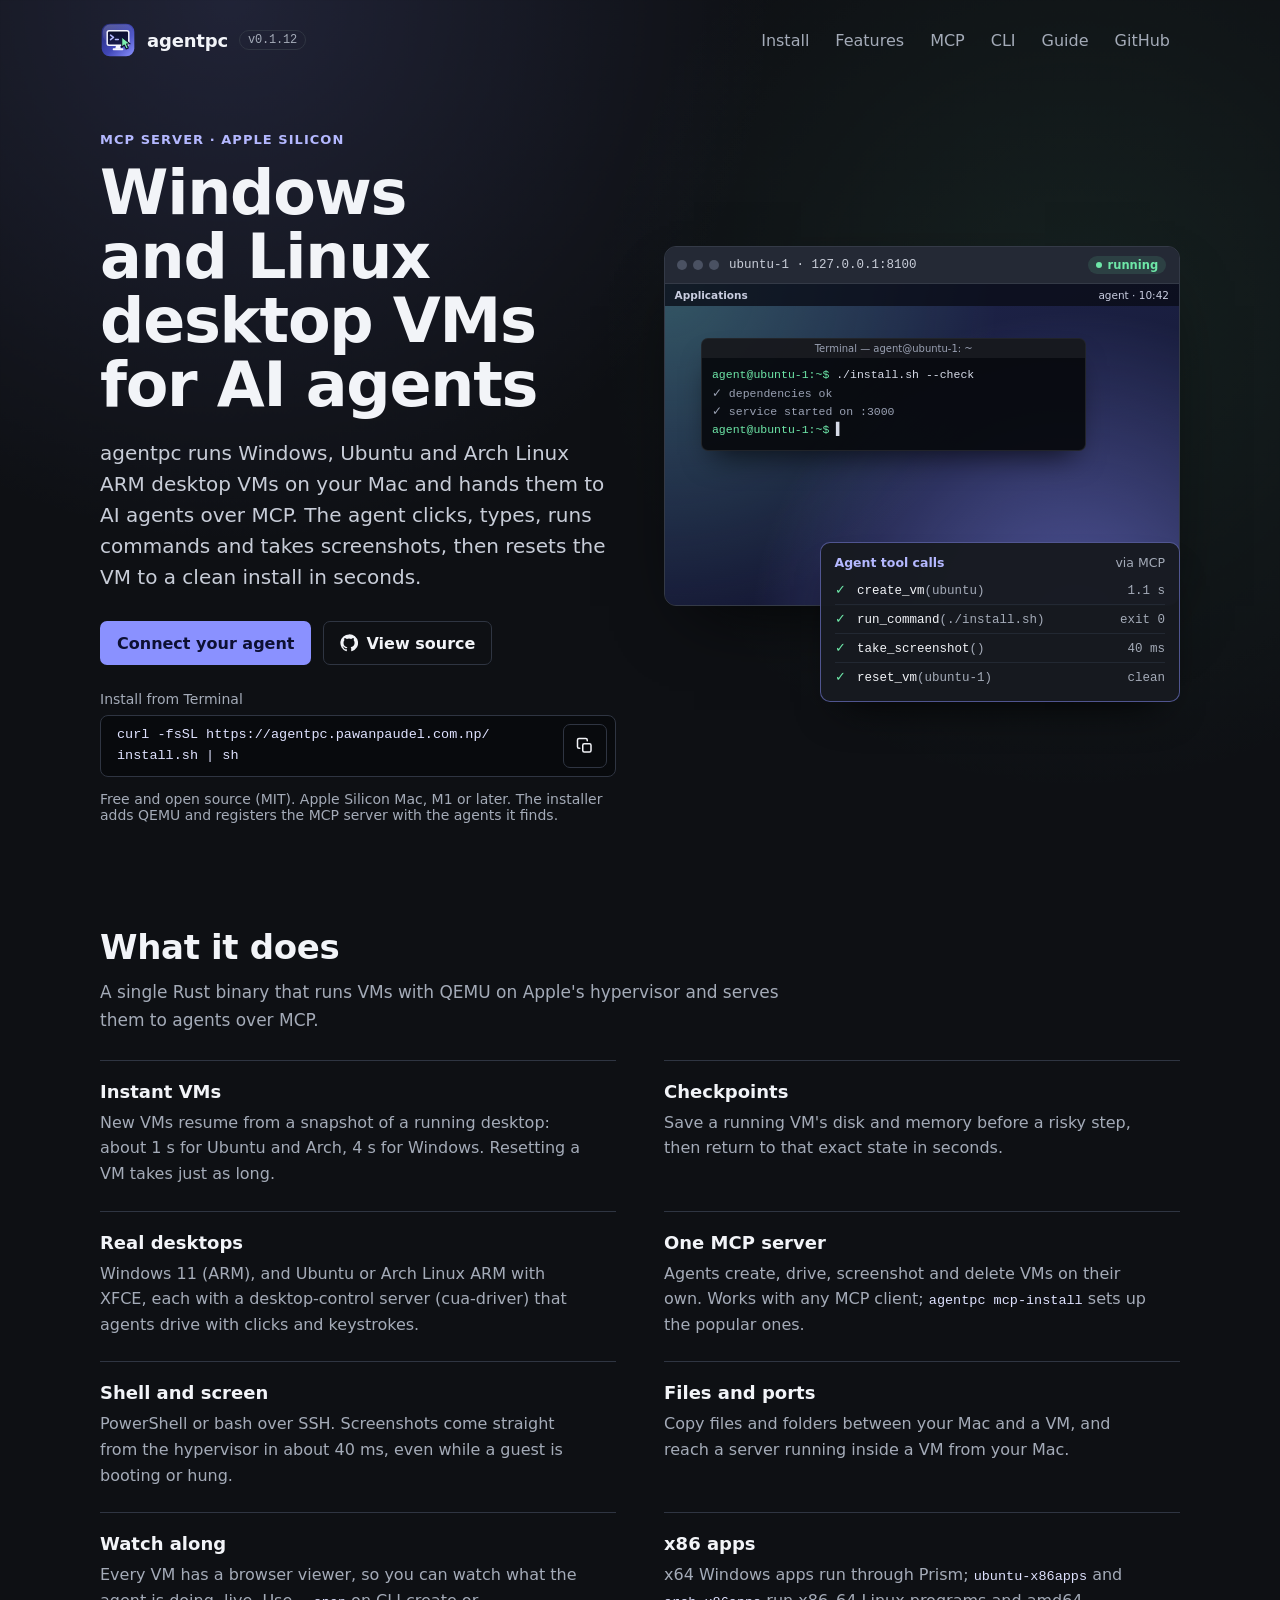
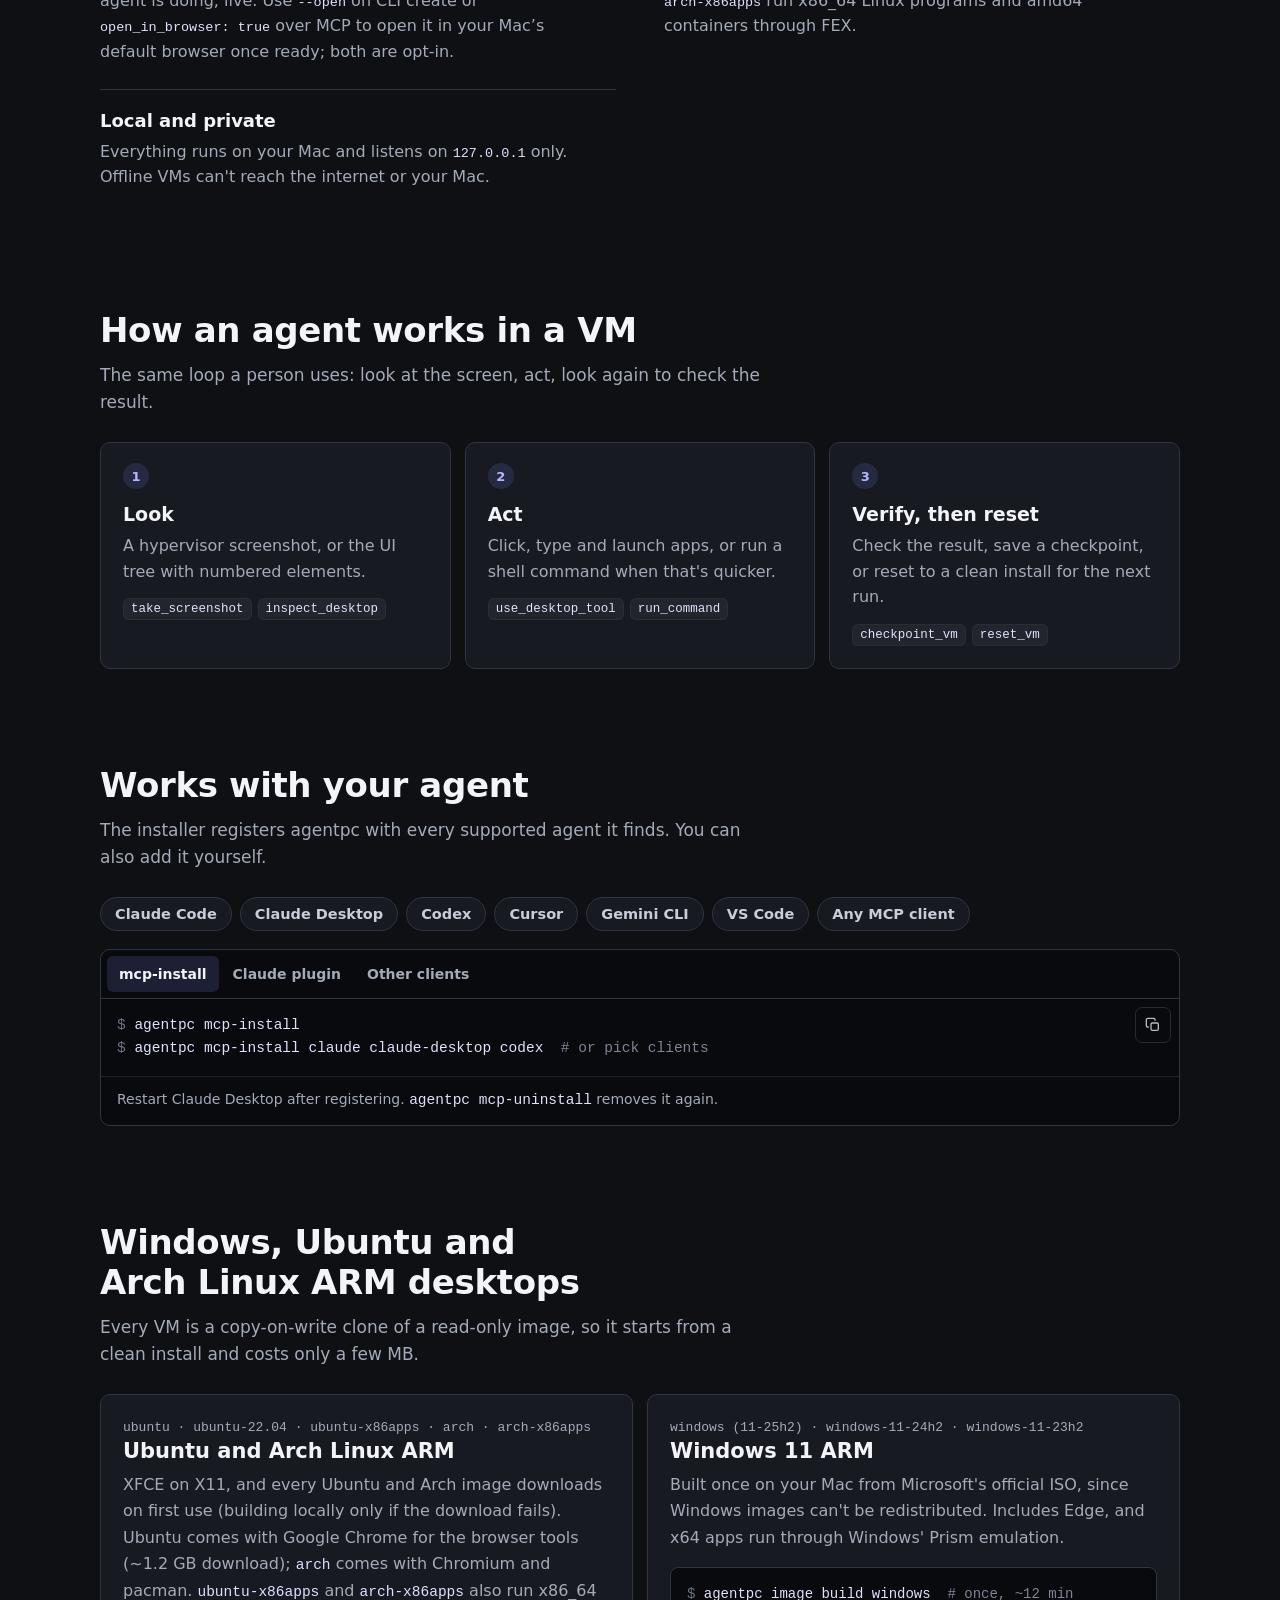
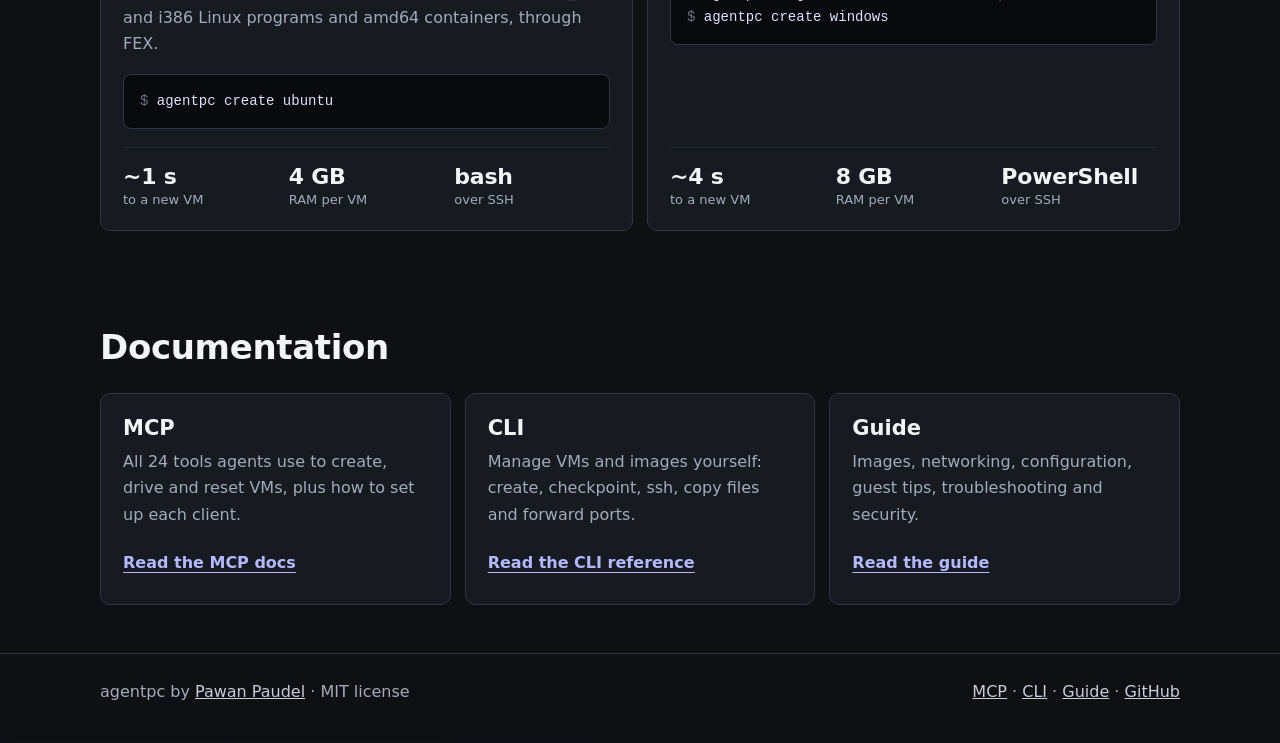
<file: site/index.html>
<!doctype html>
<html lang="en">
  <head>
    <meta charset="utf-8" />
    <meta name="viewport" content="width=device-width, initial-scale=1" />
    <title>agentpc — Desktop VMs for AI Agents on Apple Silicon</title>
    <meta
      name="description"
      content="Run resettable Windows, Ubuntu and Arch Linux ARM desktop VMs on your Apple Silicon Mac. Connect Claude Code, Codex and other AI agents through MCP."
    />
    <meta property="og:title" content="agentpc — Desktop VMs for AI Agents on Apple Silicon" />
    <meta
      property="og:description"
      content="Run resettable Windows, Ubuntu and Arch Linux ARM desktop VMs on your Apple Silicon Mac. Connect Claude Code, Codex and other AI agents through MCP."
    />
    <meta property="og:type" content="website" />
    <meta property="og:image" content="https://agentpc.pawanpaudel.com.np/og.png" />
    <meta name="twitter:card" content="summary_large_image" />
    <meta property="og:url" content="https://agentpc.pawanpaudel.com.np/" />
    <link rel="canonical" href="https://agentpc.pawanpaudel.com.np/" />
    <meta name="twitter:title" content="agentpc — Desktop VMs for AI Agents on Apple Silicon" />
    <meta name="twitter:description" content="Run resettable Windows, Ubuntu and Arch Linux ARM desktop VMs on your Apple Silicon Mac. Connect Claude Code, Codex and other AI agents through MCP." />
    <meta name="twitter:image" content="https://agentpc.pawanpaudel.com.np/og.png" />
    <meta property="og:image:alt" content="agentpc — desktop VMs for AI agents" />
    <meta name="theme-color" content="#1b1f4b" />
    <link rel="icon" href="favicon.svg" type="image/svg+xml" />
    <link rel="apple-touch-icon" href="apple-touch-icon.png" />
    <link rel="stylesheet" href="styles.css" />
    <script type="application/ld+json">
    {
      "@context": "https://schema.org",
      "@type": "SoftwareSourceCode",
      "name": "agentpc",
      "description": "Run resettable Windows, Ubuntu and Arch Linux ARM desktop VMs on your Apple Silicon Mac. Connect Claude Code, Codex and other AI agents through MCP.",
      "url": "https://agentpc.pawanpaudel.com.np/",
      "codeRepository": "https://github.com/pawanpaudel93/agentpc",
      "license": "https://opensource.org/license/mit",
      "programmingLanguage": "Rust",
      "runtimePlatform": "macOS on Apple Silicon",
      "author": {
        "@type": "Person",
        "name": "Pawan Paudel",
        "url": "https://github.com/pawanpaudel93"
      }
    }
    </script>
  </head>
  <body>
    <a class="skip-link" href="#main">Skip to content</a>
    <header class="shell">
      <nav class="nav" aria-label="Main navigation">
        <a class="brand" href="/">
          <img src="favicon.svg" width="36" height="36" alt="" decoding="async" />
          <span>agentpc</span>
          <span class="version" translate="no">v0.1.12</span>
        </a>
        <div class="nav-links">
          <a href="#install">Install</a>
          <a href="#features">Features</a>
          <a href="/mcp">MCP</a>
          <a href="/cli">CLI</a>
          <a href="/guide">Guide</a>
          <a class="nav-github" href="https://github.com/pawanpaudel93/agentpc">GitHub</a>
        </div>
      </nav>
    </header>

    <main id="main">
      <section class="shell hero hero-split" id="install">
        <div class="hero-inner">
          <p class="eyebrow">MCP server · Apple Silicon</p>
          <h1>Windows and Linux desktop VMs for AI agents</h1>
          <p class="hero-copy">
            agentpc runs Windows, Ubuntu and Arch Linux ARM desktop VMs on your Mac and hands them to AI agents
            over MCP. The agent clicks, types, runs commands and takes screenshots, then resets
            the VM to a clean install in seconds.
          </p>
          <div class="actions">
            <a class="button primary" href="#agents">Connect your agent</a>
            <a class="button secondary" href="https://github.com/pawanpaudel93/agentpc">
              <svg viewBox="0 0 24 24" aria-hidden="true"><path fill="currentColor" d="M12 .5a11.5 11.5 0 0 0-3.64 22.41c.58.1.79-.25.79-.56v-2c-3.2.7-3.88-1.37-3.88-1.37-.52-1.33-1.28-1.69-1.28-1.69-1.05-.72.08-.7.08-.7 1.16.08 1.77 1.19 1.77 1.19 1.03 1.77 2.7 1.26 3.36.96.1-.75.4-1.26.73-1.55-2.55-.29-5.24-1.28-5.24-5.68 0-1.26.45-2.28 1.19-3.09-.12-.29-.52-1.46.11-3.05 0 0 .97-.31 3.17 1.18a11 11 0 0 1 5.77 0c2.2-1.49 3.17-1.18 3.17-1.18.63 1.59.23 2.76.11 3.05.74.81 1.19 1.83 1.19 3.09 0 4.41-2.69 5.38-5.26 5.67.41.36.78 1.06.78 2.14v3.17c0 .31.21.67.8.56A11.5 11.5 0 0 0 12 .5Z"/></svg>
              View source
            </a>
          </div>
          <div class="install">
            <p class="install-label" id="install-label">Install from Terminal</p>
            <div class="command" role="group" aria-labelledby="install-label">
              <code class="desktop-command" translate="no"
                >curl -fsSL https://agentpc.pawanpaudel.com.np/install.sh | sh</code
              >
              <code class="mobile-command" translate="no"
                >curl -fsSL https://agentpc.pawanpaudel.com.np/<br />install.sh | sh</code
              >
              <button
                class="copy-button"
                type="button"
                title="Copy install command"
                aria-label="Copy install command"
                data-copy-title="Copy install command"
                data-copy-label="Install command copied."
                data-copy="curl -fsSL https://agentpc.pawanpaudel.com.np/install.sh | sh"
              >
                <svg class="copy-icon" viewBox="0 0 24 24" aria-hidden="true">
                  <rect x="9" y="9" width="11" height="11" rx="2" fill="none" stroke="currentColor" stroke-width="2" />
                  <path d="M5 15H4a2 2 0 0 1-2-2V4a2 2 0 0 1 2-2h9a2 2 0 0 1 2 2v1" fill="none" stroke="currentColor" stroke-linecap="round" stroke-width="2" />
                </svg>
                <svg class="check-icon" viewBox="0 0 24 24" aria-hidden="true">
                  <path d="M20 6 9 17l-5-5" fill="none" stroke="currentColor" stroke-linecap="round" stroke-linejoin="round" stroke-width="2.4" />
                </svg>
              </button>
            </div>
            <span class="copy-status" aria-live="polite"></span>
          </div>
          <p class="requirements">
            Free and open source (MIT). Apple Silicon Mac, M1 or later. The installer adds QEMU
            and registers the MCP server with the agents it finds.
          </p>
        </div>

        <figure class="demo">
          <div class="vm-window" aria-hidden="true">
            <div class="vm-titlebar">
              <div class="vm-dots"><span></span><span></span><span></span></div>
              <span class="vm-name">ubuntu-1 · 127.0.0.1:8100</span>
              <span class="vm-state">running</span>
            </div>
            <div class="vm-desktop">
              <div class="vm-panel"><span>Applications</span><span>agent · 10:42</span></div>
              <div class="vm-term">
                <div class="vm-term-bar">Terminal — agent@ubuntu-1: ~</div>
                <pre><span class="ps">agent@ubuntu-1:~$</span> ./install.sh --check
<span class="step-2"><span class="out">✓ dependencies ok
✓ service started on :3000</span>
<span class="ps">agent@ubuntu-1:~$</span> ▍</span></pre>
              </div>
            </div>
          </div>
          <div class="agent-log" aria-hidden="true">
            <p class="agent-log-label">Agent tool calls <span>via MCP</span></p>
            <ol>
              <li><span class="tick">✓</span><span class="call">create_vm<em>(ubuntu)</em></span><span class="meta">1.1 s</span></li>
              <li><span class="tick">✓</span><span class="call">run_command<em>(./install.sh)</em></span><span class="meta">exit 0</span></li>
              <li><span class="tick">✓</span><span class="call">take_screenshot<em>()</em></span><span class="meta">40 ms</span></li>
              <li><span class="tick">✓</span><span class="call">reset_vm<em>(ubuntu-1)</em></span><span class="meta">clean</span></li>
            </ol>
          </div>
          <figcaption class="sr-only">
            Illustration: an agent creates an Ubuntu VM in about a second, runs an install
            script in its terminal, takes a screenshot, and resets the VM to a clean state.
          </figcaption>
        </figure>
      </section>

      <section class="shell section" id="features" aria-labelledby="features-title">
        <div class="section-head">
          <h2 id="features-title">What it does</h2>
          <p>A single Rust binary that runs VMs with QEMU on Apple's hypervisor and serves them to agents over MCP.</p>
        </div>
        <dl class="feature-list">
          <div>
            <dt>Instant VMs</dt>
            <dd>New VMs resume from a snapshot of a running desktop: about 1 s for Ubuntu and Arch, 4 s for Windows. Resetting a VM takes just as long.</dd>
          </div>
          <div>
            <dt>Checkpoints</dt>
            <dd>Save a running VM's disk and memory before a risky step, then return to that exact state in seconds.</dd>
          </div>
          <div>
            <dt>Real desktops</dt>
            <dd>Windows 11 (ARM), and Ubuntu or Arch Linux ARM with XFCE, each with a desktop-control server (cua-driver) that agents drive with clicks and keystrokes.</dd>
          </div>
          <div>
            <dt>One MCP server</dt>
            <dd>Agents create, drive, screenshot and delete VMs on their own. Works with any MCP client; <code translate="no">agentpc mcp-install</code> sets up the popular ones.</dd>
          </div>
          <div>
            <dt>Shell and screen</dt>
            <dd>PowerShell or bash over SSH. Screenshots come straight from the hypervisor in about 40 ms, even while a guest is booting or hung.</dd>
          </div>
          <div>
            <dt>Files and ports</dt>
            <dd>Copy files and folders between your Mac and a VM, and reach a server running inside a VM from your Mac.</dd>
          </div>
          <div>
            <dt>Watch along</dt>
            <dd>Every VM has a browser viewer, so you can watch what the agent is doing, live. Use <code translate="no">--open</code> on CLI create or <code translate="no">open_in_browser: true</code> over MCP to open it in your Mac’s default browser once ready; both are opt-in.</dd>
          </div>
          <div>
            <dt>x86 apps</dt>
            <dd>x64 Windows apps run through Prism; <code translate="no">ubuntu-x86apps</code> and <code translate="no">arch-x86apps</code> run x86_64 Linux programs and amd64 containers through FEX.</dd>
          </div>
          <div>
            <dt>Local and private</dt>
            <dd>Everything runs on your Mac and listens on <code translate="no">127.0.0.1</code> only. Offline VMs can't reach the internet or your Mac.</dd>
          </div>
        </dl>
      </section>

      <section class="shell section" id="loop" aria-labelledby="loop-title">
        <div class="section-head">
          <h2 id="loop-title">How an agent works in a VM</h2>
          <p>The same loop a person uses: look at the screen, act, look again to check the result.</p>
        </div>
        <ol class="loop">
          <li>
            <h3>Look</h3>
            <p>A hypervisor screenshot, or the UI tree with numbered elements.</p>
            <div class="tool-chips" translate="no"><code>take_screenshot</code><code>inspect_desktop</code></div>
          </li>
          <li>
            <h3>Act</h3>
            <p>Click, type and launch apps, or run a shell command when that's quicker.</p>
            <div class="tool-chips" translate="no"><code>use_desktop_tool</code><code>run_command</code></div>
          </li>
          <li>
            <h3>Verify, then reset</h3>
            <p>Check the result, save a checkpoint, or reset to a clean install for the next run.</p>
            <div class="tool-chips" translate="no"><code>checkpoint_vm</code><code>reset_vm</code></div>
          </li>
        </ol>
      </section>

      <section class="shell section" id="agents" aria-labelledby="agents-title">
        <div class="section-head">
          <h2 id="agents-title">Works with your agent</h2>
          <p>The installer registers agentpc with every supported agent it finds. You can also add it yourself.</p>
        </div>
        <ul class="clients" aria-label="Supported agents">
          <li>Claude Code</li>
          <li>Claude Desktop</li>
          <li>Codex</li>
          <li>Cursor</li>
          <li>Gemini CLI</li>
          <li>VS Code</li>
          <li>Any MCP client</li>
        </ul>
        <div class="tabs" data-tabs>
          <div class="tab-list" role="tablist" aria-label="Ways to connect">
            <button class="tab" type="button" role="tab" id="tab-install" aria-controls="panel-install" aria-selected="true">mcp-install</button>
            <button class="tab" type="button" role="tab" id="tab-plugin" aria-controls="panel-plugin" aria-selected="false" tabindex="-1">Claude plugin</button>
            <button class="tab" type="button" role="tab" id="tab-json" aria-controls="panel-json" aria-selected="false" tabindex="-1">Other clients</button>
          </div>
          <div class="tab-panel" role="tabpanel" id="panel-install" aria-labelledby="tab-install" tabindex="0">
            <div class="code-panel">
              <pre><code translate="no"><span class="prompt">$ </span>agentpc mcp-install
<span class="prompt">$ </span>agentpc mcp-install claude claude-desktop codex  <span class="comment"># or pick clients</span></code></pre>
            </div>
            <p class="tab-note">Restart Claude Desktop after registering. <code translate="no">agentpc mcp-uninstall</code> removes it again.</p>
          </div>
          <div class="tab-panel" role="tabpanel" id="panel-plugin" aria-labelledby="tab-plugin" tabindex="0" hidden>
            <div class="code-panel">
              <pre><code translate="no">/plugin marketplace add pawanpaudel93/agentpc
/plugin install agentpc@agentpc</code></pre>
            </div>
            <p class="tab-note">Bundles the MCP server with a skill that teaches Claude when and how to use the VMs. Install the <code translate="no">agentpc</code> binary first.</p>
          </div>
          <div class="tab-panel" role="tabpanel" id="panel-json" aria-labelledby="tab-json" tabindex="0" hidden>
            <div class="code-panel">
              <pre><code translate="no">{
  "mcpServers": {
    "agentpc": { "command": "agentpc", "args": ["mcp"] }
  }
}</code></pre>
            </div>
            <p class="tab-note">One stdio server handles every VM. See the <a class="inline-link" href="/mcp">MCP docs</a> for the tools.</p>
          </div>
        </div>
      </section>

      <section class="shell section" id="guests" aria-labelledby="guests-title">
        <div class="section-head">
          <h2 id="guests-title">Windows, Ubuntu and Arch Linux ARM desktops</h2>
          <p>Every VM is a copy-on-write clone of a read-only image, so it starts from a clean install and costs only a few MB.</p>
        </div>
        <div class="grid two">
          <div class="card">
            <p class="card-kicker" translate="no">ubuntu · ubuntu-22.04 · ubuntu-x86apps · arch · arch-x86apps</p>
            <h3>Ubuntu and Arch Linux ARM</h3>
            <p>XFCE on X11, and every Ubuntu and Arch image downloads on first use (building locally only if the download fails). Ubuntu comes with Google Chrome for the browser tools (~1.2 GB download); <code translate="no">arch</code> comes with Chromium and pacman. <code translate="no">ubuntu-x86apps</code> and <code translate="no">arch-x86apps</code> also run x86_64 and i386 Linux programs and amd64 containers, through FEX.</p>
            <pre class="terminal"><code translate="no"><span class="prompt">$ </span>agentpc create ubuntu</code></pre>
            <div class="stat-row">
              <div><strong>~1 s</strong><span>to a new VM</span></div>
              <div><strong>4 GB</strong><span>RAM per VM</span></div>
              <div><strong>bash</strong><span>over SSH</span></div>
            </div>
          </div>
          <div class="card">
            <p class="card-kicker" translate="no">windows (11-25h2) · windows-11-24h2 · windows-11-23h2</p>
            <h3>Windows 11 ARM</h3>
            <p>Built once on your Mac from Microsoft's official ISO, since Windows images can't be redistributed. Includes Edge, and x64 apps run through Windows' Prism emulation.</p>
            <pre class="terminal"><code translate="no"><span class="prompt">$ </span>agentpc image build windows  <span class="comment"># once, ~12 min</span>
<span class="prompt">$ </span>agentpc create windows</code></pre>
            <div class="stat-row">
              <div><strong>~4 s</strong><span>to a new VM</span></div>
              <div><strong>8 GB</strong><span>RAM per VM</span></div>
              <div><strong>PowerShell</strong><span>over SSH</span></div>
            </div>
          </div>
        </div>
      </section>

      <section class="shell section" aria-labelledby="docs-title">
        <div class="section-head">
          <h2 id="docs-title">Documentation</h2>
        </div>
        <div class="grid">
          <div class="card">
            <h3>MCP</h3>
            <p>All 24 tools agents use to create, drive and reset VMs, plus how to set up each client.</p>
            <p class="card-action"><a href="/mcp">Read the MCP docs</a></p>
          </div>
          <div class="card">
            <h3>CLI</h3>
            <p>Manage VMs and images yourself: create, checkpoint, ssh, copy files and forward ports.</p>
            <p class="card-action"><a href="/cli">Read the CLI reference</a></p>
          </div>
          <div class="card">
            <h3>Guide</h3>
            <p>Images, networking, configuration, guest tips, troubleshooting and security.</p>
            <p class="card-action"><a href="/guide">Read the guide</a></p>
          </div>
        </div>
      </section>
    </main>

    <footer>
      <div class="shell">
        <span>agentpc by <a href="https://github.com/pawanpaudel93">Pawan Paudel</a> · MIT license</span>
        <span>
          <a href="/mcp">MCP</a>
          ·
          <a href="/cli">CLI</a>
          ·
          <a href="/guide">Guide</a>
          ·
          <a class="nav-github" href="https://github.com/pawanpaudel93/agentpc">GitHub</a>
        </span>
      </div>
    </footer>
    <script src="script.js"></script>
  </body>
</html>
</file>
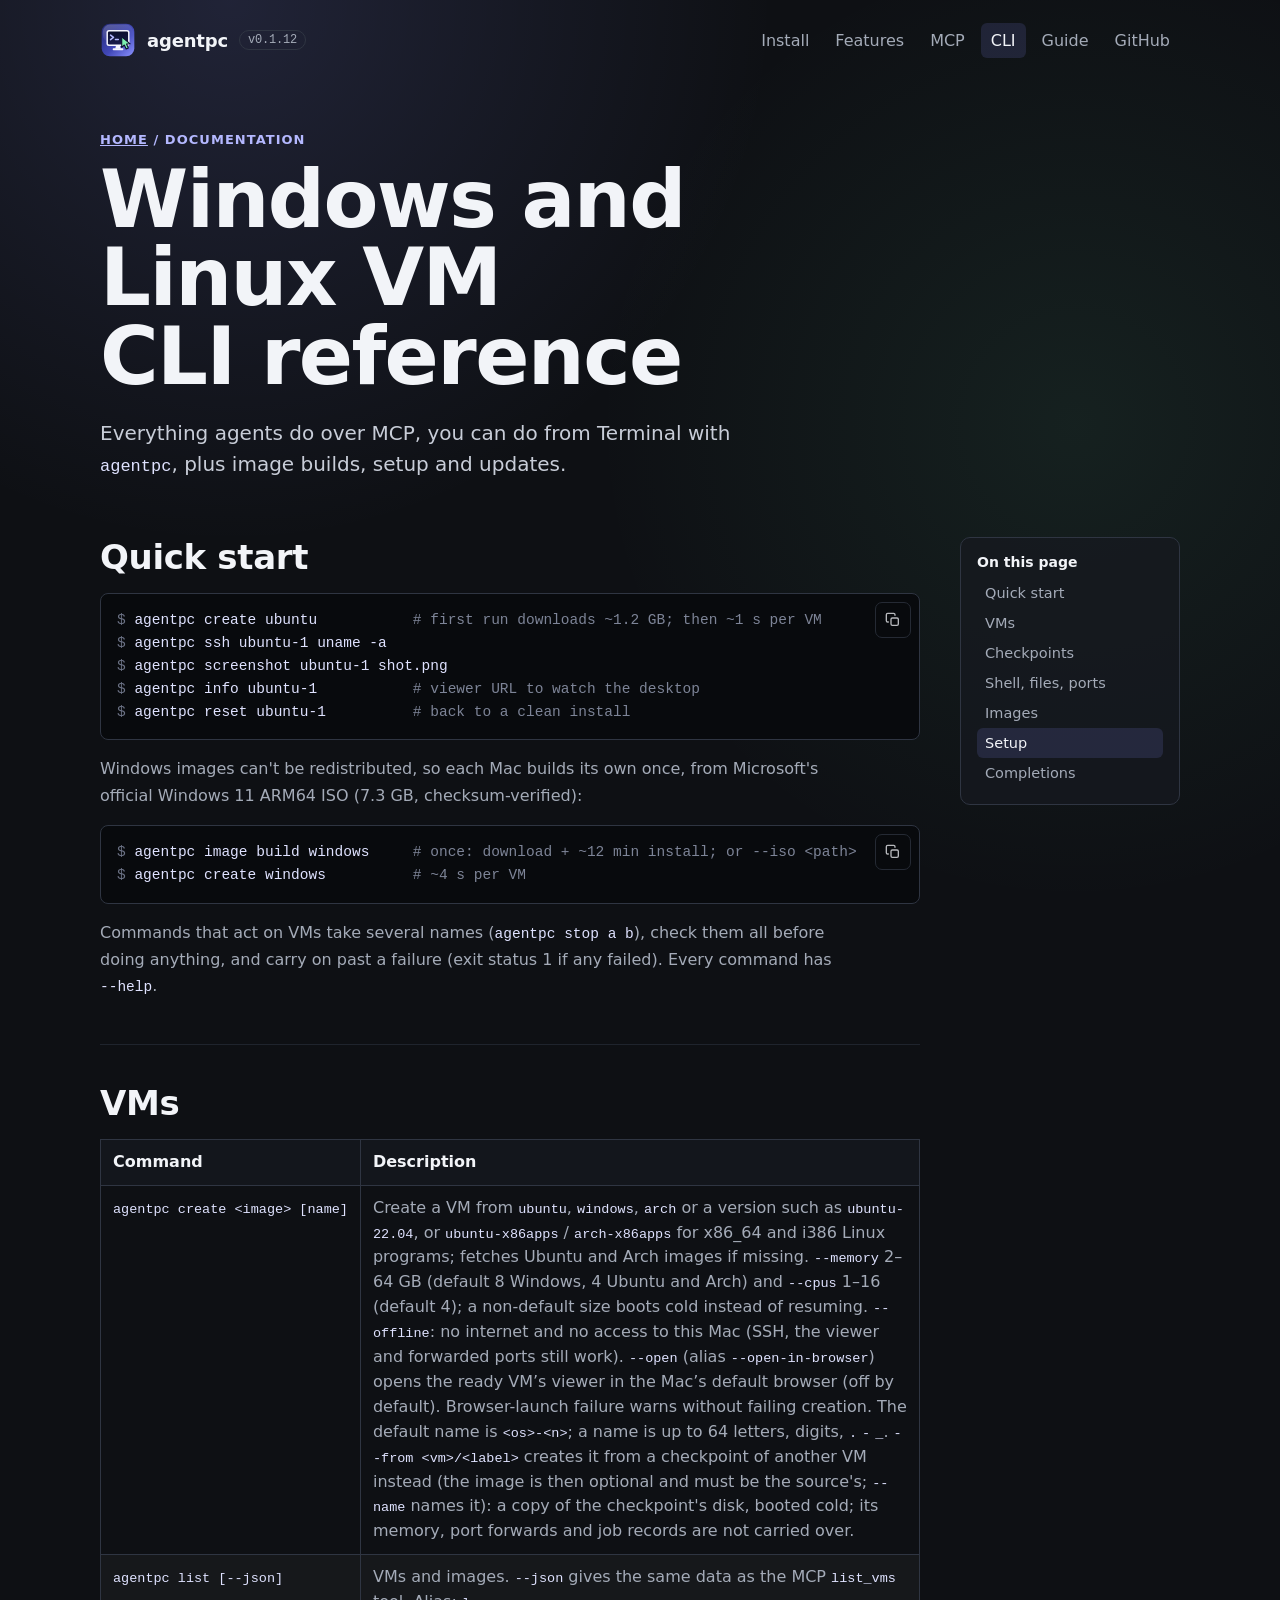
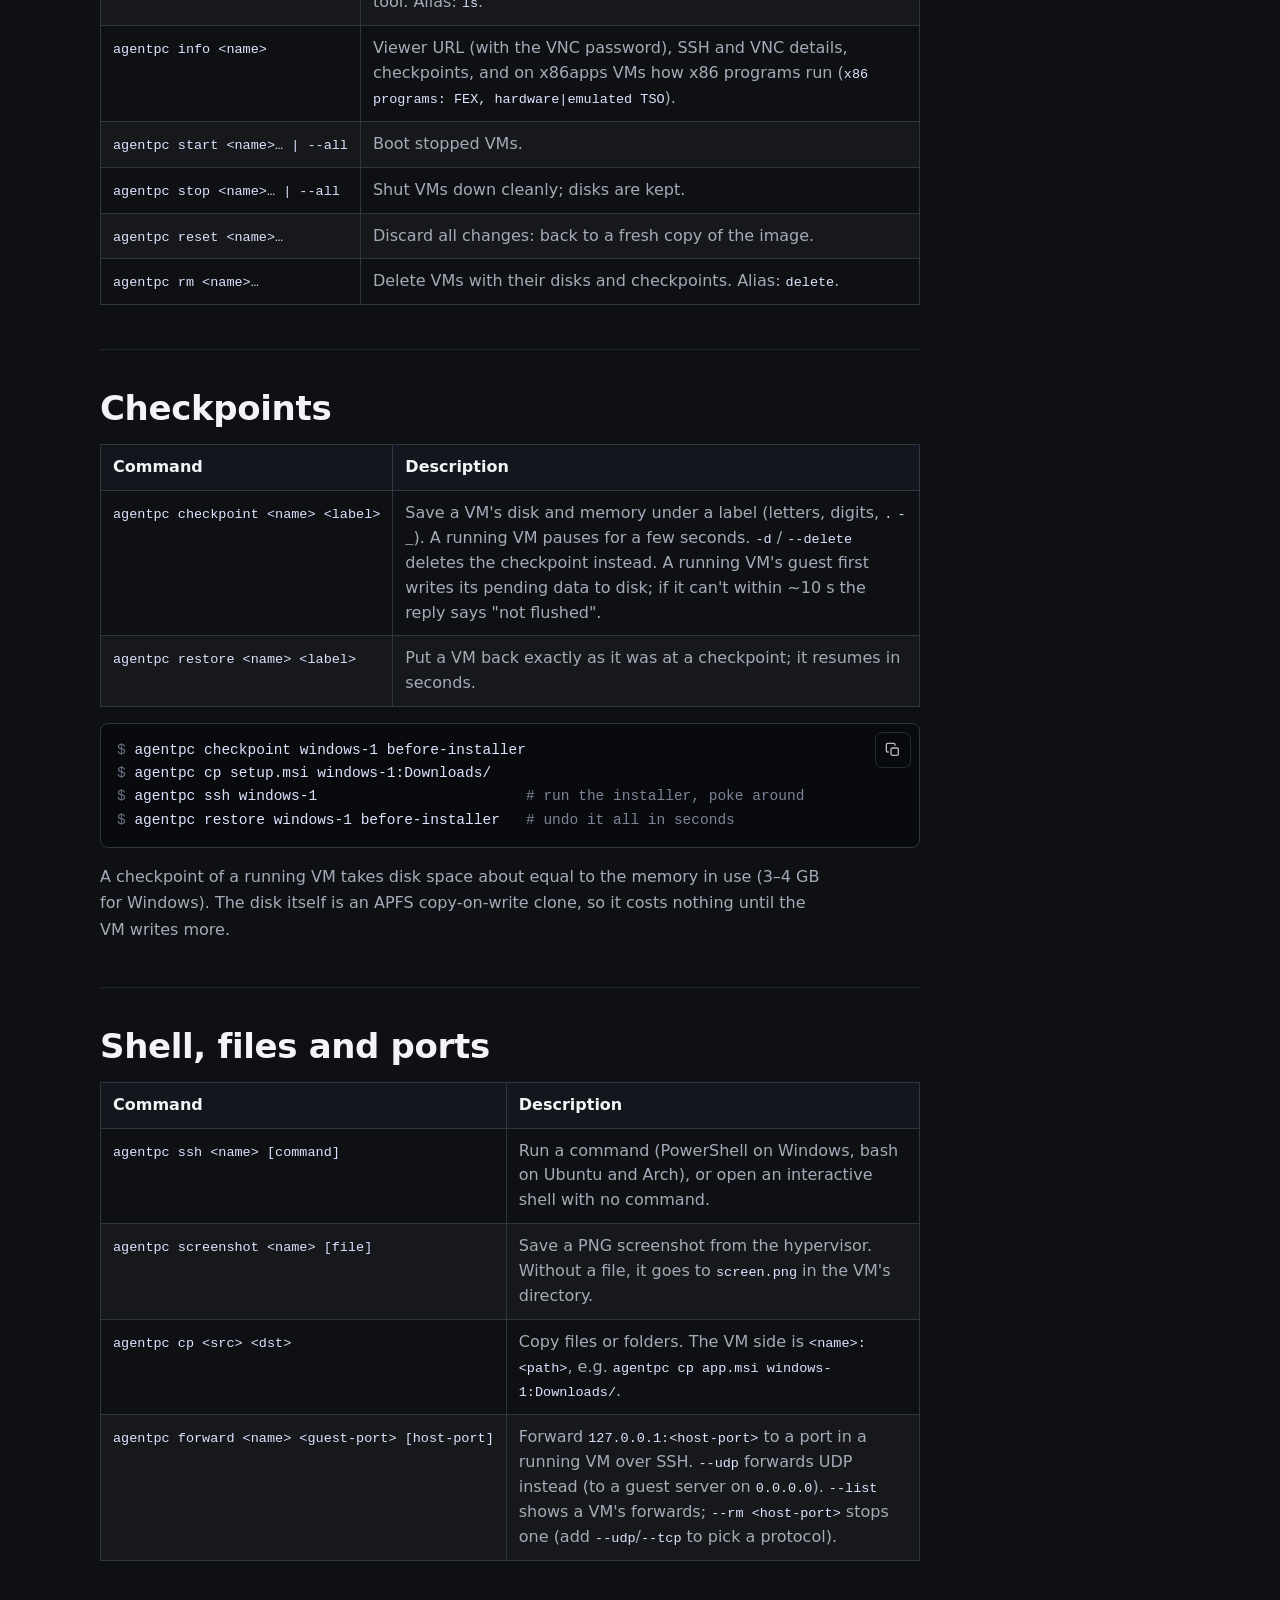
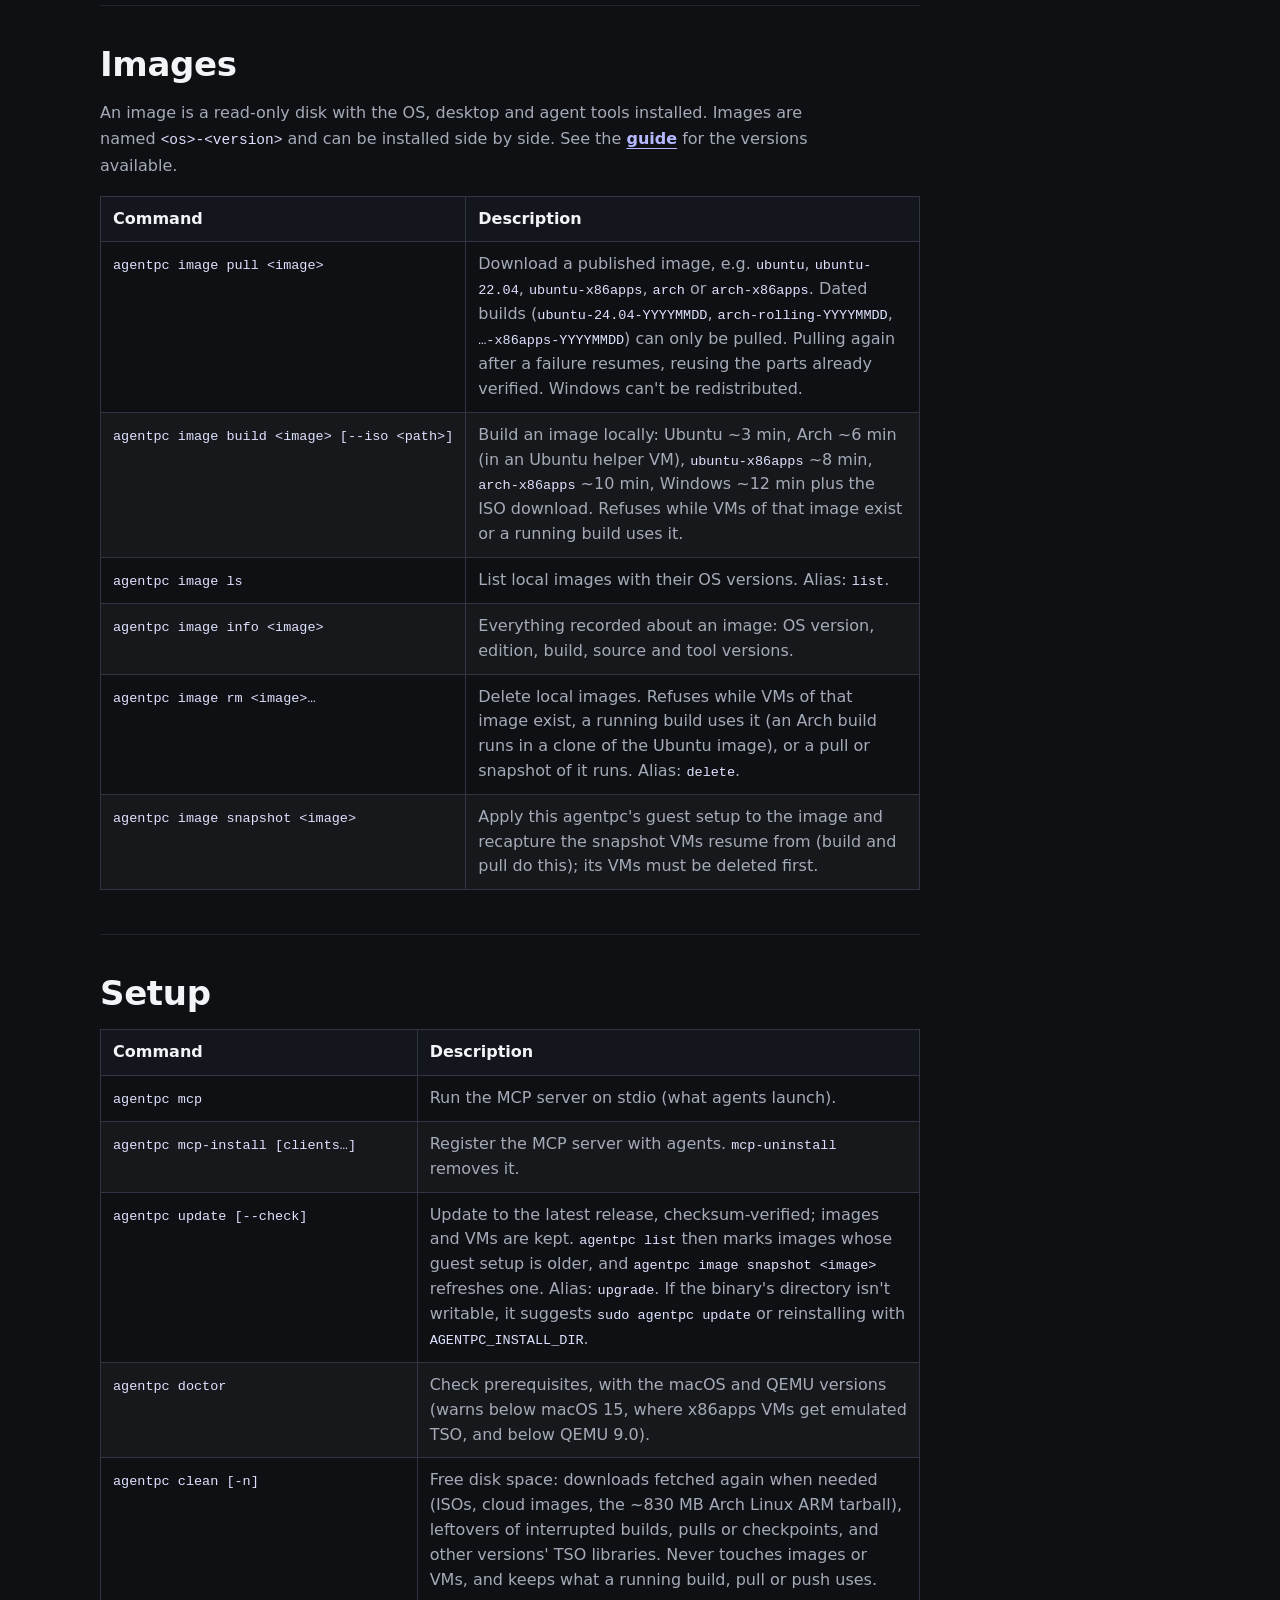
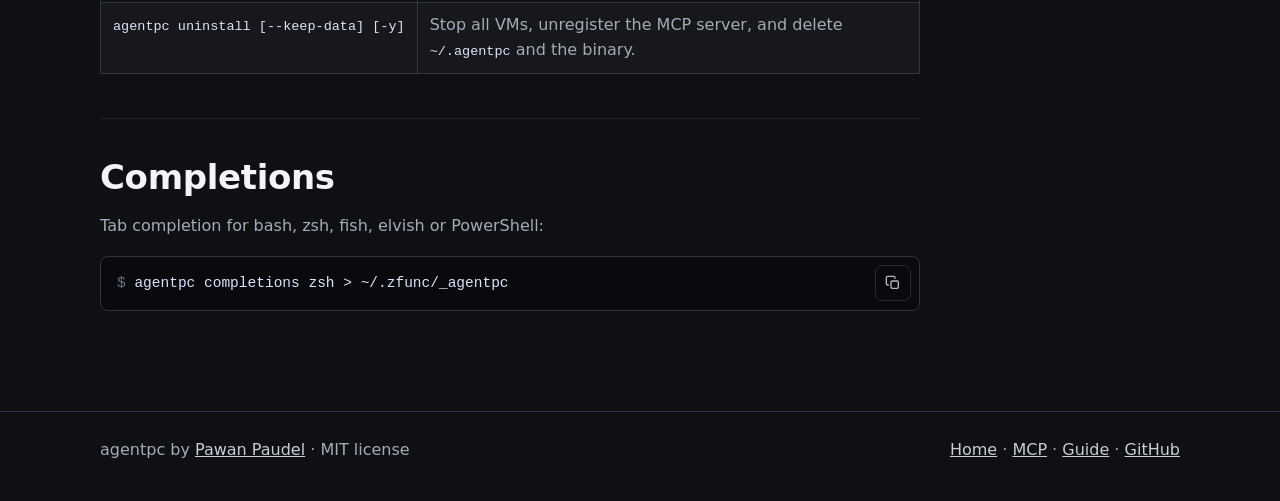
<file: site/cli.html>
<!doctype html>
<html lang="en">
  <head>
    <meta charset="utf-8" />
    <meta name="viewport" content="width=device-width, initial-scale=1" />
    <title>Windows and Linux VM CLI Reference | agentpc</title>
    <meta
      name="description"
      content="Manage Windows, Ubuntu and Arch Linux ARM VMs from your Mac terminal: create, reset, checkpoint, SSH, transfer files and forward ports with agentpc."
    />
    <meta property="og:title" content="Windows and Linux VM CLI Reference | agentpc" />
    <meta
      property="og:description"
      content="Manage Windows, Ubuntu and Arch Linux ARM VMs from your Mac terminal: create, reset, checkpoint, SSH, transfer files and forward ports with agentpc."
    />
    <meta property="og:type" content="website" />
    <meta property="og:image" content="https://agentpc.pawanpaudel.com.np/og.png" />
    <meta name="twitter:card" content="summary_large_image" />
    <meta property="og:url" content="https://agentpc.pawanpaudel.com.np/cli" />
    <link rel="canonical" href="https://agentpc.pawanpaudel.com.np/cli" />
    <meta name="twitter:title" content="Windows and Linux VM CLI Reference | agentpc" />
    <meta name="twitter:description" content="Manage Windows, Ubuntu and Arch Linux ARM VMs from your Mac terminal: create, reset, checkpoint, SSH, transfer files and forward ports with agentpc." />
    <meta name="twitter:image" content="https://agentpc.pawanpaudel.com.np/og.png" />
    <meta property="og:image:alt" content="agentpc — desktop VMs for AI agents" />
    <meta name="theme-color" content="#1b1f4b" />
    <link rel="icon" href="favicon.svg" type="image/svg+xml" />
    <link rel="apple-touch-icon" href="apple-touch-icon.png" />
    <link rel="stylesheet" href="styles.css" />
    <script type="application/ld+json">
    {
      "@context": "https://schema.org",
      "@type": "BreadcrumbList",
      "itemListElement": [
        {
          "@type": "ListItem",
          "position": 1,
          "name": "Home",
          "item": "https://agentpc.pawanpaudel.com.np/"
        },
        {
          "@type": "ListItem",
          "position": 2,
          "name": "Windows and Linux VM CLI reference",
          "item": "https://agentpc.pawanpaudel.com.np/cli"
        }
      ]
    }
    </script>
  </head>
  <body>
    <a class="skip-link" href="#main">Skip to content</a>
    <header class="shell">
      <nav class="nav" aria-label="Main navigation">
        <a class="brand" href="/">
          <img src="favicon.svg" width="36" height="36" alt="" decoding="async" />
          <span>agentpc</span>
          <span class="version" translate="no">v0.1.12</span>
        </a>
        <div class="nav-links">
          <a href="/#install">Install</a>
          <a href="/#features">Features</a>
          <a href="/mcp">MCP</a>
          <a href="/cli" aria-current="page">CLI</a>
          <a href="/guide">Guide</a>
          <a class="nav-github" href="https://github.com/pawanpaudel93/agentpc">GitHub</a>
        </div>
      </nav>
    </header>

    <main id="main">
      <section class="shell hero compact">
        <div class="hero-inner">
          <p class="eyebrow"><a href="/">Home</a> / Documentation</p>
          <h1>Windows and Linux VM CLI reference</h1>
          <p class="hero-copy">
            Everything agents do over MCP, you can do from Terminal with
            <code translate="no">agentpc</code>, plus image builds, setup and updates.
          </p>
        </div>
      </section>

      <div class="shell doc-layout">
        <aside class="doc-nav" aria-label="CLI sections">
          <strong>On this page</strong>
          <div class="doc-nav-links">
            <a href="#quick-start">Quick start</a>
            <a href="#vms">VMs</a>
            <a href="#checkpoints">Checkpoints</a>
            <a href="#access">Shell, files, ports</a>
            <a href="#images">Images</a>
            <a href="#setup">Setup</a>
            <a href="#completions">Completions</a>
          </div>
        </aside>

        <article class="doc-main">
          <section class="doc-section" id="quick-start">
            <h2>Quick start</h2>
            <div class="code-panel">
              <pre><code translate="no"><span class="prompt">$ </span>agentpc create ubuntu           <span class="comment"># first run downloads ~1.2 GB; then ~1 s per VM</span>
<span class="prompt">$ </span>agentpc ssh ubuntu-1 uname -a
<span class="prompt">$ </span>agentpc screenshot ubuntu-1 shot.png
<span class="prompt">$ </span>agentpc info ubuntu-1           <span class="comment"># viewer URL to watch the desktop</span>
<span class="prompt">$ </span>agentpc reset ubuntu-1          <span class="comment"># back to a clean install</span></code></pre>
            </div>
            <p>
              Windows images can't be redistributed, so each Mac builds its own once, from
              Microsoft's official Windows 11 ARM64 ISO (7.3 GB, checksum-verified):
            </p>
            <div class="code-panel">
              <pre><code translate="no"><span class="prompt">$ </span>agentpc image build windows     <span class="comment"># once: download + ~12 min install; or --iso &lt;path&gt;</span>
<span class="prompt">$ </span>agentpc create windows          <span class="comment"># ~4 s per VM</span></code></pre>
            </div>
            <p>
              Commands that act on VMs take several names (<code translate="no">agentpc stop a b</code>),
              check them all before doing anything, and carry on past a failure (exit status 1 if any
              failed). Every command has <code translate="no">--help</code>.
            </p>
          </section>

          <section class="doc-section" id="vms">
            <h2>VMs</h2>
            <table class="data-table">
              <thead>
                <tr><th>Command</th><th>Description</th></tr>
              </thead>
              <tbody>
                <tr>
                  <td><code translate="no">agentpc create &lt;image&gt; [name]</code></td>
                  <td>
                    Create a VM from <code translate="no">ubuntu</code>, <code translate="no">windows</code>,
                    <code translate="no">arch</code> or a
                    version such as <code translate="no">ubuntu-22.04</code>, or <code translate="no">ubuntu-x86apps</code> /
                    <code translate="no">arch-x86apps</code> for x86_64 and i386 Linux programs; fetches Ubuntu and Arch images if missing.
                    <code translate="no">--memory</code> 2–64 GB (default 8 Windows, 4 Ubuntu and Arch) and
                    <code translate="no">--cpus</code> 1–16 (default 4); a non-default size boots cold instead of
                    resuming. <code translate="no">--offline</code>: no internet and no access to this Mac (SSH,
                    the viewer and forwarded ports still work).
                    <code translate="no">--open</code> (alias <code translate="no">--open-in-browser</code>) opens the ready VM’s viewer in the Mac’s default browser (off by default). Browser-launch failure warns without failing creation. The default name is
                    <code translate="no">&lt;os&gt;-&lt;n&gt;</code>; a name is up to 64 letters, digits,
                    <code translate="no">.</code> <code translate="no">-</code> <code translate="no">_</code>.
                    <code translate="no">--from &lt;vm&gt;/&lt;label&gt;</code> creates it from a checkpoint of another VM instead
                    (the image is then optional and must be the source's; <code translate="no">--name</code> names it): a copy of
                    the checkpoint's disk, booted cold; its memory, port forwards and job records are not carried over.
                  </td>
                </tr>
                <tr>
                  <td><code translate="no">agentpc list [--json]</code></td>
                  <td>VMs and images. <code translate="no">--json</code> gives the same data as the MCP <code translate="no">list_vms</code> tool. Alias: <code translate="no">ls</code>.</td>
                </tr>
                <tr>
                  <td><code translate="no">agentpc info &lt;name&gt;</code></td>
                  <td>Viewer URL (with the VNC password), SSH and VNC details, checkpoints, and on x86apps VMs how x86 programs run (<code translate="no">x86 programs: FEX, hardware|emulated TSO</code>).</td>
                </tr>
                <tr>
                  <td><code translate="no">agentpc start &lt;name&gt;… | --all</code></td>
                  <td>Boot stopped VMs.</td>
                </tr>
                <tr>
                  <td><code translate="no">agentpc stop &lt;name&gt;… | --all</code></td>
                  <td>Shut VMs down cleanly; disks are kept.</td>
                </tr>
                <tr>
                  <td><code translate="no">agentpc reset &lt;name&gt;…</code></td>
                  <td>Discard all changes: back to a fresh copy of the image.</td>
                </tr>
                <tr>
                  <td><code translate="no">agentpc rm &lt;name&gt;…</code></td>
                  <td>Delete VMs with their disks and checkpoints. Alias: <code translate="no">delete</code>.</td>
                </tr>
              </tbody>
            </table>
          </section>

          <section class="doc-section" id="checkpoints">
            <h2>Checkpoints</h2>
            <table class="data-table">
              <thead>
                <tr><th>Command</th><th>Description</th></tr>
              </thead>
              <tbody>
                <tr>
                  <td><code translate="no">agentpc checkpoint &lt;name&gt; &lt;label&gt;</code></td>
                  <td>Save a VM's disk and memory under a label (letters, digits, <code translate="no">.</code> <code translate="no">-</code> <code translate="no">_</code>). A running VM pauses for a few seconds. <code translate="no">-d</code> / <code translate="no">--delete</code> deletes the checkpoint instead. A running VM's guest first writes its pending data to disk; if it can't within ~10 s the reply says "not flushed".</td>
                </tr>
                <tr>
                  <td><code translate="no">agentpc restore &lt;name&gt; &lt;label&gt;</code></td>
                  <td>Put a VM back exactly as it was at a checkpoint; it resumes in seconds.</td>
                </tr>
              </tbody>
            </table>
            <div class="code-panel">
              <pre><code translate="no"><span class="prompt">$ </span>agentpc checkpoint windows-1 before-installer
<span class="prompt">$ </span>agentpc cp setup.msi windows-1:Downloads/
<span class="prompt">$ </span>agentpc ssh windows-1                        <span class="comment"># run the installer, poke around</span>
<span class="prompt">$ </span>agentpc restore windows-1 before-installer   <span class="comment"># undo it all in seconds</span></code></pre>
            </div>
            <p>
              A checkpoint of a running VM takes disk space about equal to the memory in use (3–4 GB for
              Windows). The disk itself is an APFS copy-on-write clone, so it costs nothing until the VM
              writes more.
            </p>
          </section>

          <section class="doc-section" id="access">
            <h2>Shell, files and ports</h2>
            <table class="data-table">
              <thead>
                <tr><th>Command</th><th>Description</th></tr>
              </thead>
              <tbody>
                <tr>
                  <td><code translate="no">agentpc ssh &lt;name&gt; [command]</code></td>
                  <td>Run a command (PowerShell on Windows, bash on Ubuntu and Arch), or open an interactive shell with no command.</td>
                </tr>
                <tr>
                  <td><code translate="no">agentpc screenshot &lt;name&gt; [file]</code></td>
                  <td>Save a PNG screenshot from the hypervisor. Without a file, it goes to <code translate="no">screen.png</code> in the VM's directory.</td>
                </tr>
                <tr>
                  <td><code translate="no">agentpc cp &lt;src&gt; &lt;dst&gt;</code></td>
                  <td>Copy files or folders. The VM side is <code translate="no">&lt;name&gt;:&lt;path&gt;</code>, e.g. <code translate="no">agentpc cp app.msi windows-1:Downloads/</code>.</td>
                </tr>
                <tr>
                  <td><code translate="no">agentpc forward &lt;name&gt; &lt;guest-port&gt; [host-port]</code></td>
                  <td>Forward <code translate="no">127.0.0.1:&lt;host-port&gt;</code> to a port in a running VM over SSH. <code translate="no">--udp</code> forwards UDP instead (to a guest server on <code translate="no">0.0.0.0</code>). <code translate="no">--list</code> shows a VM's forwards; <code translate="no">--rm &lt;host-port&gt;</code> stops one (add <code translate="no">--udp</code>/<code translate="no">--tcp</code> to pick a protocol).</td>
                </tr>
              </tbody>
            </table>
          </section>

          <section class="doc-section" id="images">
            <h2>Images</h2>
            <p>
              An image is a read-only disk with the OS, desktop and agent tools installed. Images are
              named <code translate="no">&lt;os&gt;-&lt;version&gt;</code> and can be installed side by side.
              See the <a href="/guide#images">guide</a> for the versions available.
            </p>
            <table class="data-table">
              <thead>
                <tr><th>Command</th><th>Description</th></tr>
              </thead>
              <tbody>
                <tr>
                  <td><code translate="no">agentpc image pull &lt;image&gt;</code></td>
                  <td>Download a published image, e.g. <code translate="no">ubuntu</code>, <code translate="no">ubuntu-22.04</code>, <code translate="no">ubuntu-x86apps</code>, <code translate="no">arch</code> or <code translate="no">arch-x86apps</code>. Dated builds (<code translate="no">ubuntu-24.04-YYYYMMDD</code>, <code translate="no">arch-rolling-YYYYMMDD</code>, <code translate="no">…-x86apps-YYYYMMDD</code>) can only be pulled. Pulling again after a failure resumes, reusing the parts already verified. Windows can't be redistributed.</td>
                </tr>
                <tr>
                  <td><code translate="no">agentpc image build &lt;image&gt; [--iso &lt;path&gt;]</code></td>
                  <td>Build an image locally: Ubuntu ~3 min, Arch ~6 min (in an Ubuntu helper VM), <code translate="no">ubuntu-x86apps</code> ~8 min, <code translate="no">arch-x86apps</code> ~10 min, Windows ~12 min plus the ISO download. Refuses while VMs of that image exist or a running build uses it.</td>
                </tr>
                <tr>
                  <td><code translate="no">agentpc image ls</code></td>
                  <td>List local images with their OS versions. Alias: <code translate="no">list</code>.</td>
                </tr>
                <tr>
                  <td><code translate="no">agentpc image info &lt;image&gt;</code></td>
                  <td>Everything recorded about an image: OS version, edition, build, source and tool versions.</td>
                </tr>
                <tr>
                  <td><code translate="no">agentpc image rm &lt;image&gt;…</code></td>
                  <td>Delete local images. Refuses while VMs of that image exist, a running build uses it (an Arch build runs in a clone of the Ubuntu image), or a pull or snapshot of it runs. Alias: <code translate="no">delete</code>.</td>
                </tr>
                <tr>
                  <td><code translate="no">agentpc image snapshot &lt;image&gt;</code></td>
                  <td>Apply this agentpc's guest setup to the image and recapture the snapshot VMs resume from (build and pull do this); its VMs must be deleted first.</td>
                </tr>
              </tbody>
            </table>
          </section>

          <section class="doc-section" id="setup">
            <h2>Setup</h2>
            <table class="data-table">
              <thead>
                <tr><th>Command</th><th>Description</th></tr>
              </thead>
              <tbody>
                <tr>
                  <td><code translate="no">agentpc mcp</code></td>
                  <td>Run the MCP server on stdio (what agents launch).</td>
                </tr>
                <tr>
                  <td><code translate="no">agentpc mcp-install [clients…]</code></td>
                  <td>Register the MCP server with agents. <code translate="no">mcp-uninstall</code> removes it.</td>
                </tr>
                <tr>
                  <td><code translate="no">agentpc update [--check]</code></td>
                  <td>Update to the latest release, checksum-verified; images and VMs are kept. <code translate="no">agentpc list</code> then marks images whose guest setup is older, and <code translate="no">agentpc image snapshot &lt;image&gt;</code> refreshes one. Alias: <code translate="no">upgrade</code>. If the binary's directory isn't writable, it suggests <code translate="no">sudo agentpc update</code> or reinstalling with <code translate="no">AGENTPC_INSTALL_DIR</code>.</td>
                </tr>
                <tr>
                  <td><code translate="no">agentpc doctor</code></td>
                  <td>Check prerequisites, with the macOS and QEMU versions (warns below macOS 15, where x86apps VMs get emulated TSO, and below QEMU 9.0).</td>
                </tr>
                <tr>
                  <td><code translate="no">agentpc clean [-n]</code></td>
                  <td>Free disk space: downloads fetched again when needed (ISOs, cloud images, the ~830 MB Arch Linux ARM tarball), leftovers of interrupted builds, pulls or checkpoints, and other versions' TSO libraries. Never touches images or VMs, and keeps what a running build, pull or push uses.</td>
                </tr>
                <tr>
                  <td><code translate="no">agentpc uninstall [--keep-data] [-y]</code></td>
                  <td>Stop all VMs, unregister the MCP server, and delete <code translate="no">~/.agentpc</code> and the binary.</td>
                </tr>
              </tbody>
            </table>
          </section>

          <section class="doc-section" id="completions">
            <h2>Completions</h2>
            <p>Tab completion for bash, zsh, fish, elvish or PowerShell:</p>
            <div class="code-panel">
              <pre><code translate="no"><span class="prompt">$ </span>agentpc completions zsh &gt; ~/.zfunc/_agentpc</code></pre>
            </div>
          </section>
        </article>
      </div>
      <span class="copy-status" aria-live="polite"></span>
    </main>

    <footer>
      <div class="shell">
        <span>agentpc by <a href="https://github.com/pawanpaudel93">Pawan Paudel</a> · MIT license</span>
        <span>
          <a href="/">Home</a>
          ·
          <a href="/mcp">MCP</a>
          ·
          <a href="/guide">Guide</a>
          ·
          <a class="nav-github" href="https://github.com/pawanpaudel93/agentpc">GitHub</a>
        </span>
      </div>
    </footer>
    <script src="script.js"></script>
  </body>
</html>
</file>
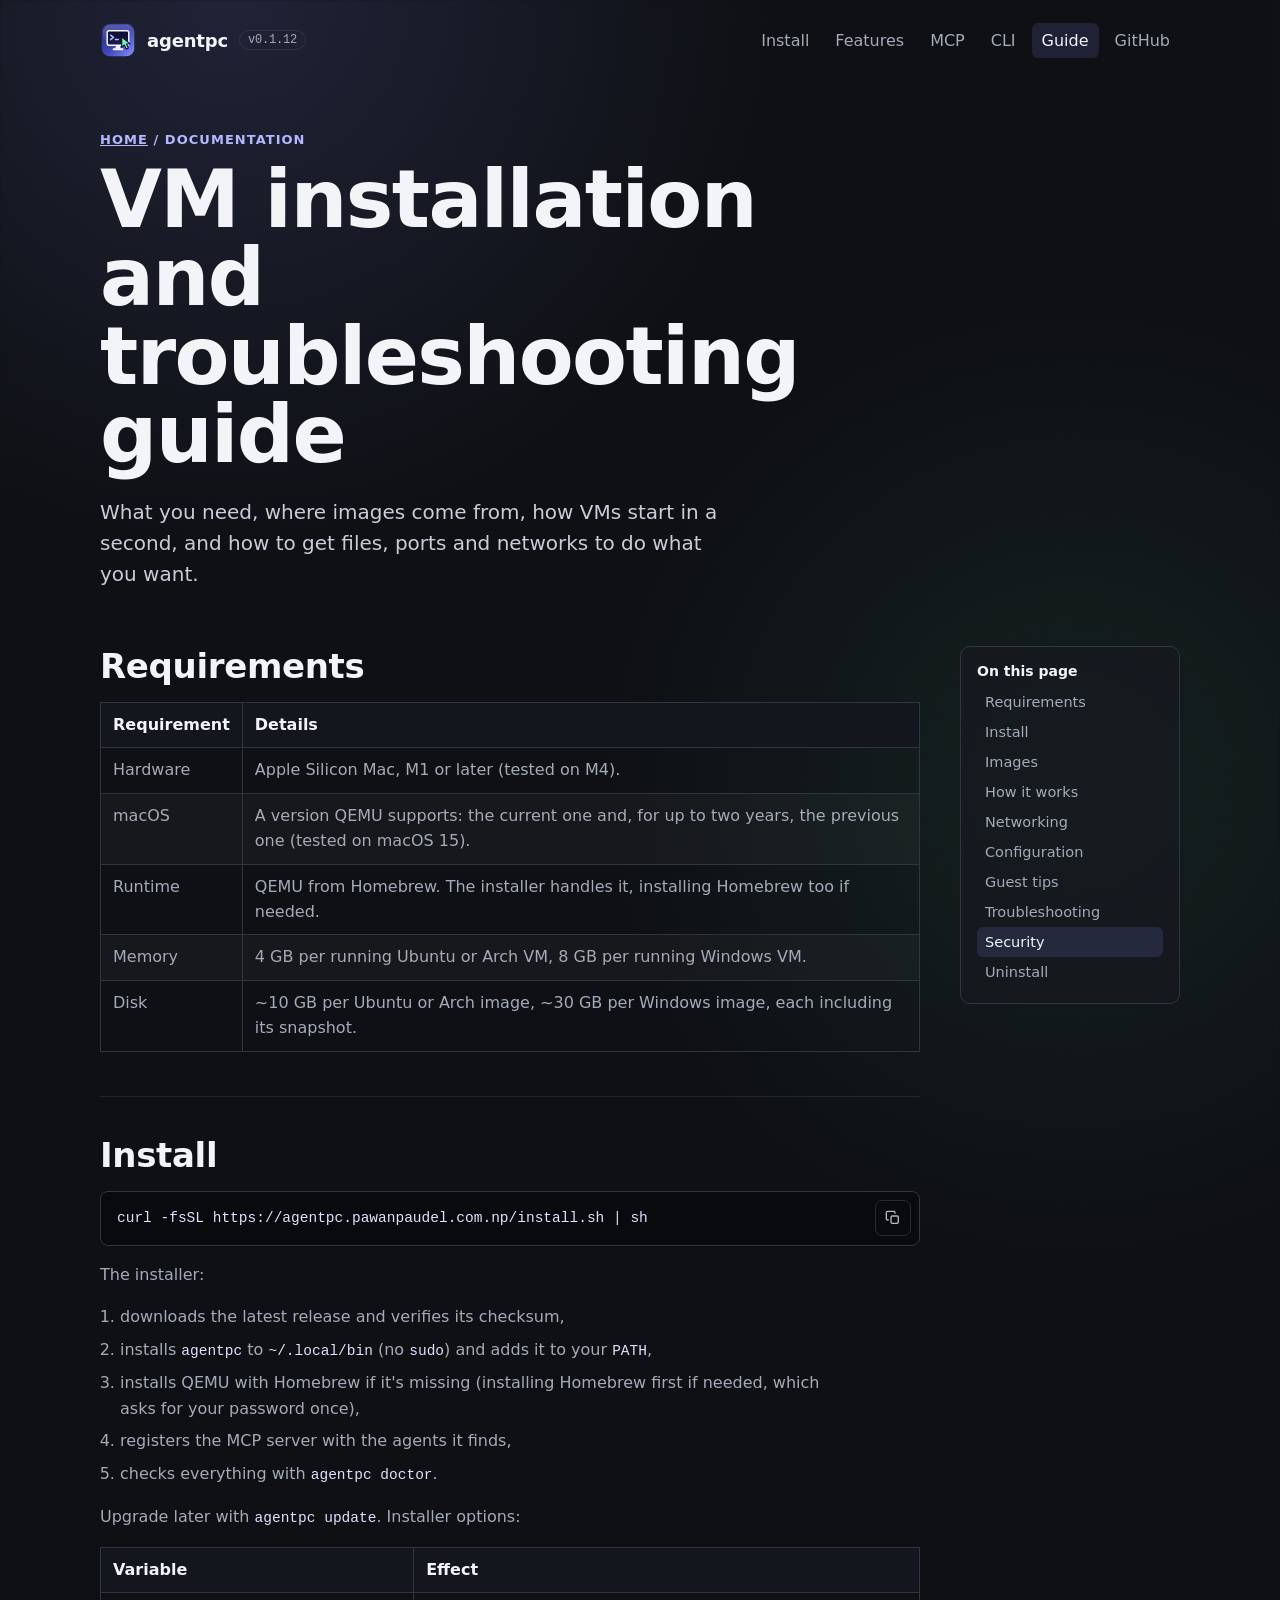
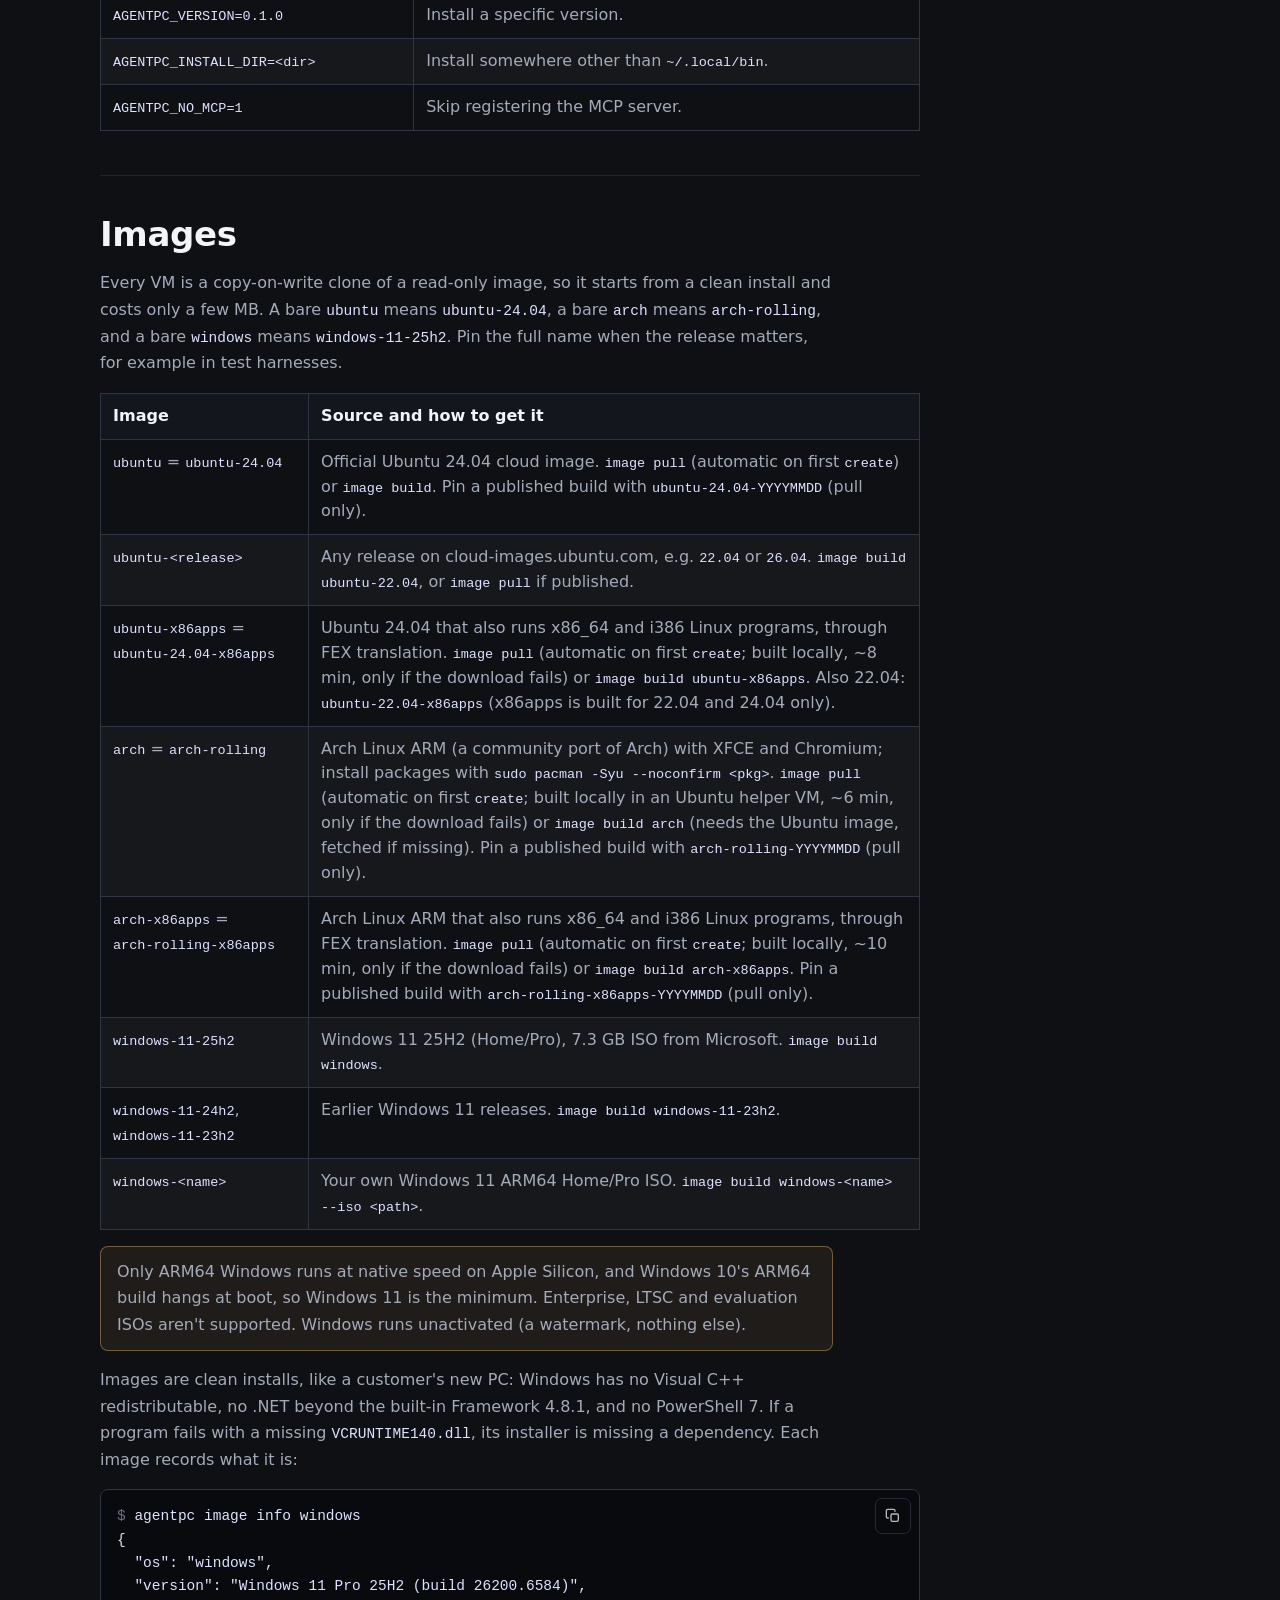
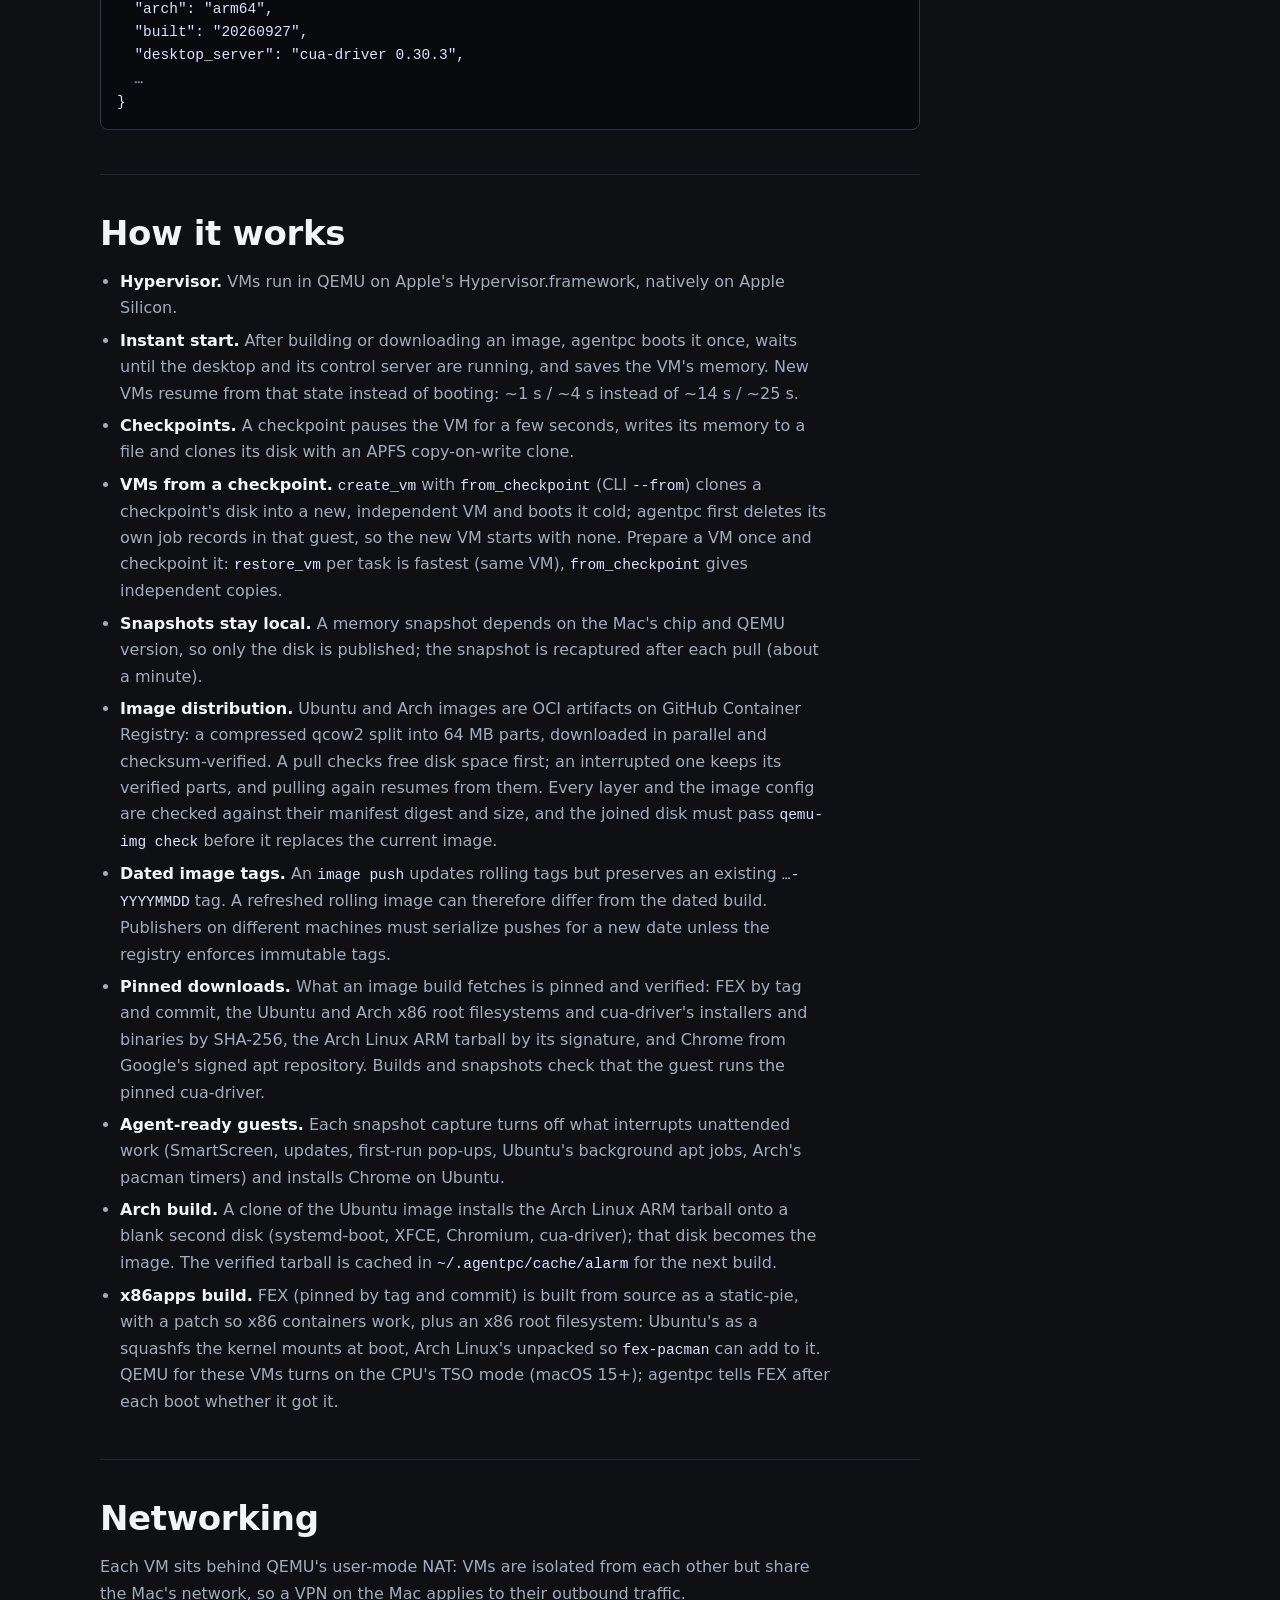
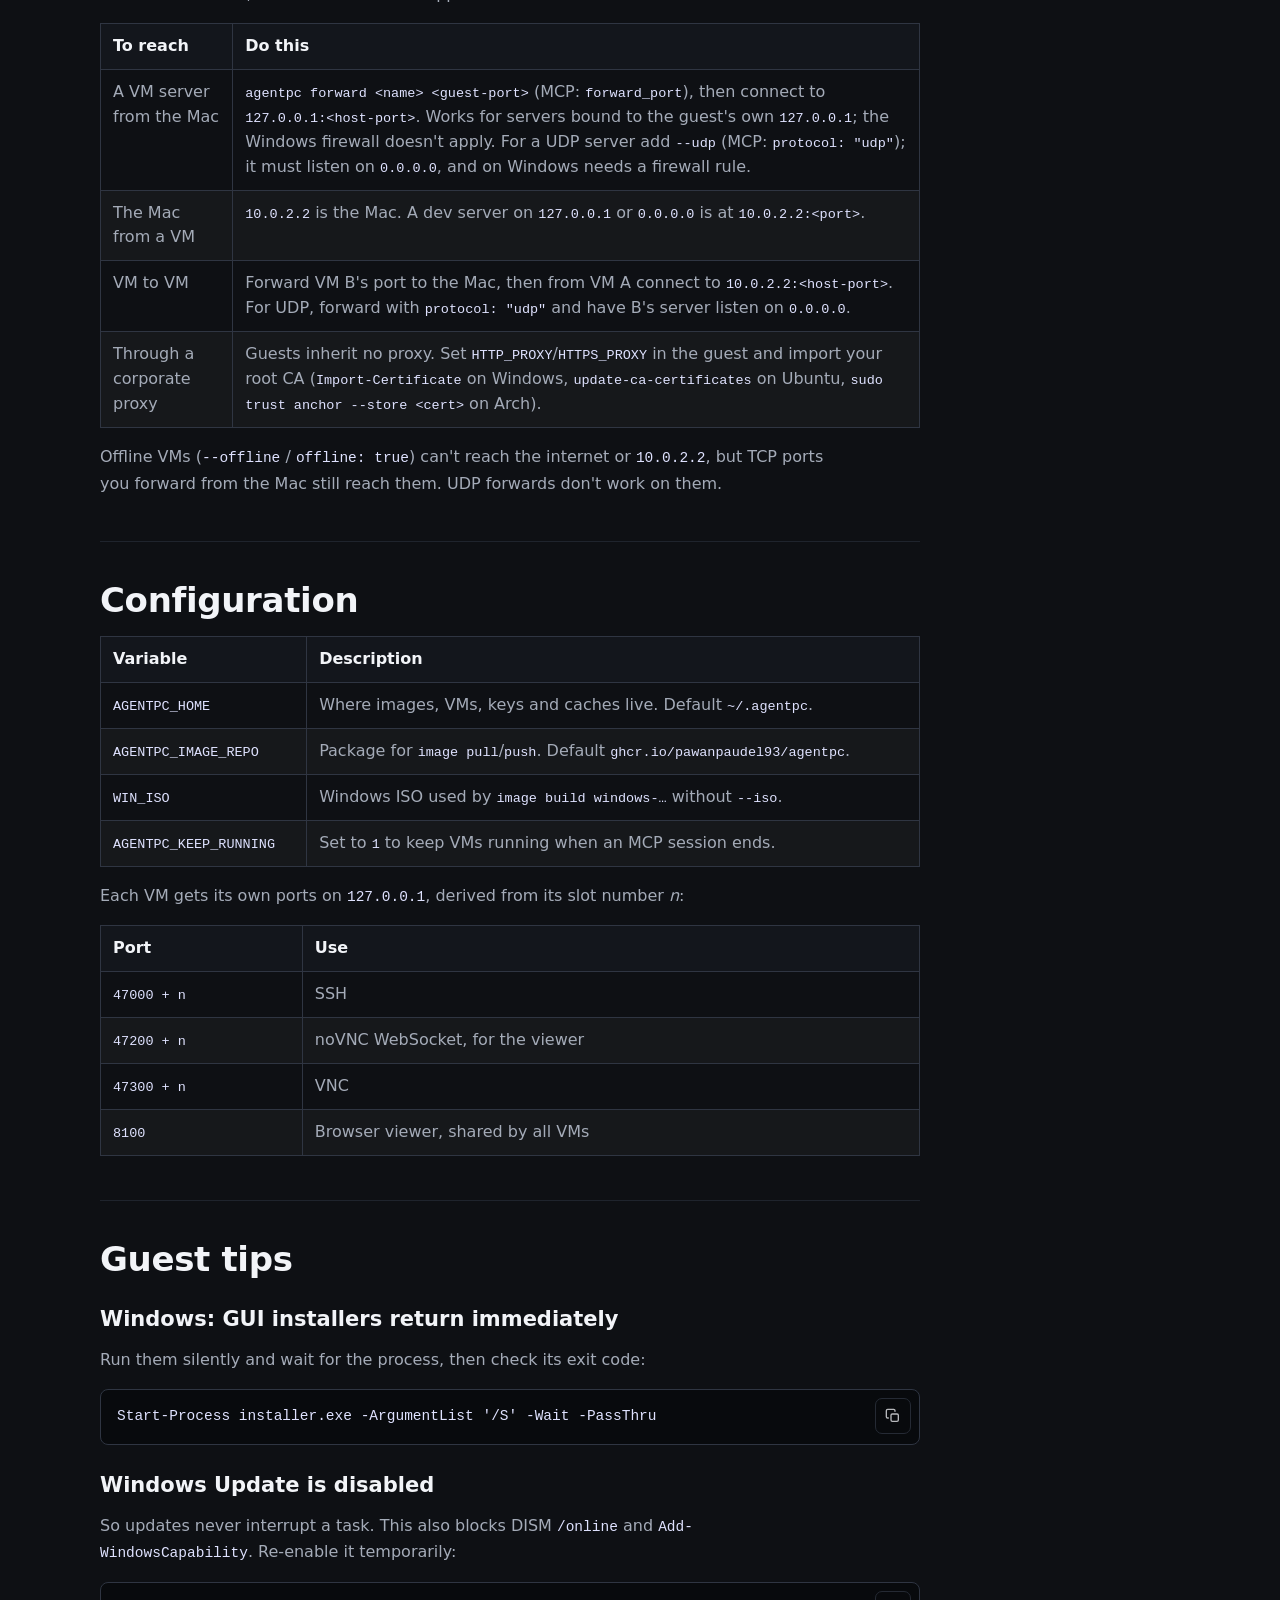
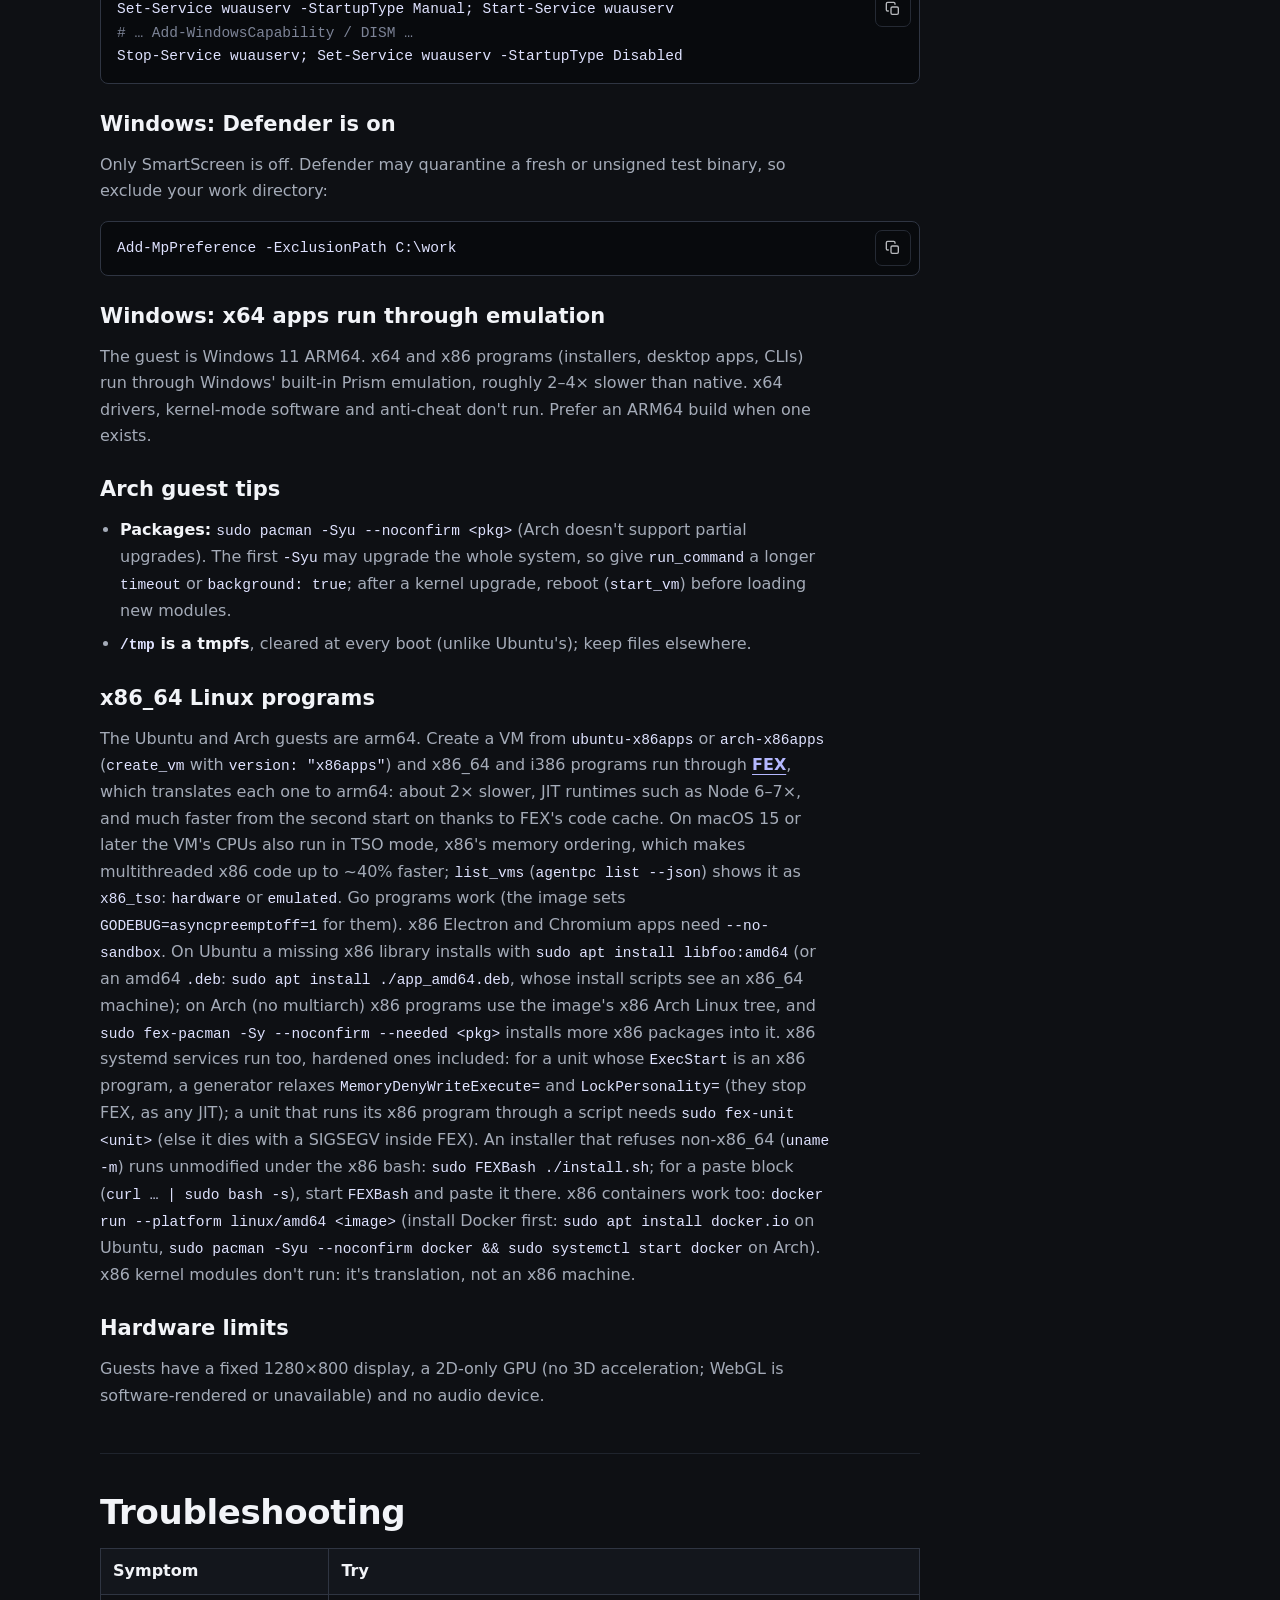
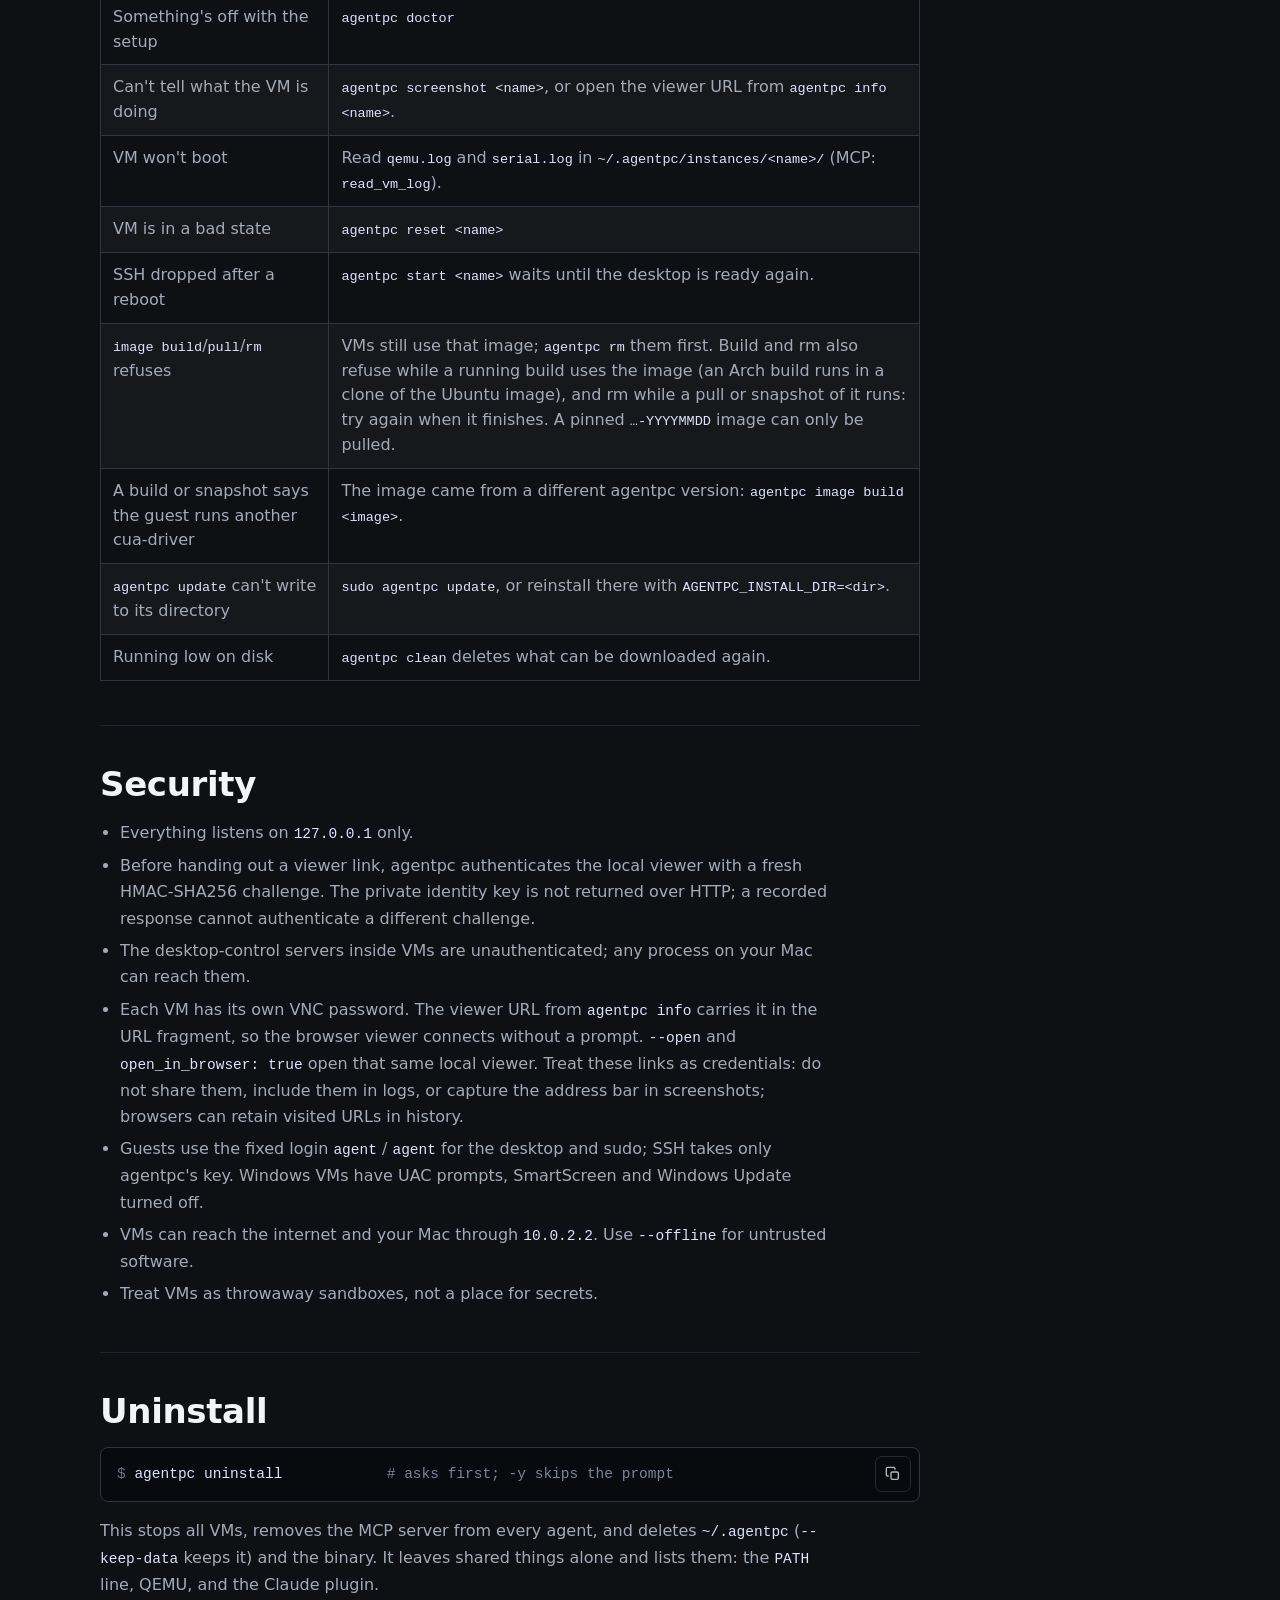
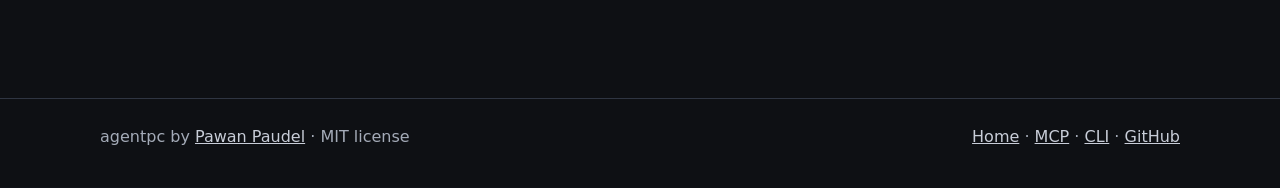
<file: site/guide.html>
<!doctype html>
<html lang="en">
  <head>
    <meta charset="utf-8" />
    <meta name="viewport" content="width=device-width, initial-scale=1" />
    <title>VM Installation, Networking and Troubleshooting | agentpc</title>
    <meta
      name="description"
      content="Install agentpc on Apple Silicon and learn about VM images, Windows setup, Linux x86 apps, networking, security and troubleshooting."
    />
    <meta property="og:title" content="VM Installation, Networking and Troubleshooting | agentpc" />
    <meta
      property="og:description"
      content="Install agentpc on Apple Silicon and learn about VM images, Windows setup, Linux x86 apps, networking, security and troubleshooting."
    />
    <meta property="og:type" content="website" />
    <meta property="og:image" content="https://agentpc.pawanpaudel.com.np/og.png" />
    <meta name="twitter:card" content="summary_large_image" />
    <meta property="og:url" content="https://agentpc.pawanpaudel.com.np/guide" />
    <link rel="canonical" href="https://agentpc.pawanpaudel.com.np/guide" />
    <meta name="twitter:title" content="VM Installation, Networking and Troubleshooting | agentpc" />
    <meta name="twitter:description" content="Install agentpc on Apple Silicon and learn about VM images, Windows setup, Linux x86 apps, networking, security and troubleshooting." />
    <meta name="twitter:image" content="https://agentpc.pawanpaudel.com.np/og.png" />
    <meta property="og:image:alt" content="agentpc — desktop VMs for AI agents" />
    <meta name="theme-color" content="#1b1f4b" />
    <link rel="icon" href="favicon.svg" type="image/svg+xml" />
    <link rel="apple-touch-icon" href="apple-touch-icon.png" />
    <link rel="stylesheet" href="styles.css" />
    <script type="application/ld+json">
    {
      "@context": "https://schema.org",
      "@type": "BreadcrumbList",
      "itemListElement": [
        {
          "@type": "ListItem",
          "position": 1,
          "name": "Home",
          "item": "https://agentpc.pawanpaudel.com.np/"
        },
        {
          "@type": "ListItem",
          "position": 2,
          "name": "VM installation and troubleshooting guide",
          "item": "https://agentpc.pawanpaudel.com.np/guide"
        }
      ]
    }
    </script>
  </head>
  <body>
    <a class="skip-link" href="#main">Skip to content</a>
    <header class="shell">
      <nav class="nav" aria-label="Main navigation">
        <a class="brand" href="/">
          <img src="favicon.svg" width="36" height="36" alt="" decoding="async" />
          <span>agentpc</span>
          <span class="version" translate="no">v0.1.12</span>
        </a>
        <div class="nav-links">
          <a href="/#install">Install</a>
          <a href="/#features">Features</a>
          <a href="/mcp">MCP</a>
          <a href="/cli">CLI</a>
          <a href="/guide" aria-current="page">Guide</a>
          <a class="nav-github" href="https://github.com/pawanpaudel93/agentpc">GitHub</a>
        </div>
      </nav>
    </header>

    <main id="main">
      <section class="shell hero compact">
        <div class="hero-inner">
          <p class="eyebrow"><a href="/">Home</a> / Documentation</p>
          <h1>VM installation and troubleshooting guide</h1>
          <p class="hero-copy">
            What you need, where images come from, how VMs start in a second, and how to get
            files, ports and networks to do what you want.
          </p>
        </div>
      </section>

      <div class="shell doc-layout">
        <aside class="doc-nav" aria-label="Guide sections">
          <strong>On this page</strong>
          <div class="doc-nav-links">
            <a href="#requirements">Requirements</a>
            <a href="#install">Install</a>
            <a href="#images">Images</a>
            <a href="#how">How it works</a>
            <a href="#networking">Networking</a>
            <a href="#config">Configuration</a>
            <a href="#windows">Guest tips</a>
            <a href="#troubleshooting">Troubleshooting</a>
            <a href="#security">Security</a>
            <a href="#uninstall">Uninstall</a>
          </div>
        </aside>

        <article class="doc-main">
          <section class="doc-section" id="requirements">
            <h2>Requirements</h2>
            <table class="data-table">
              <thead>
                <tr><th>Requirement</th><th>Details</th></tr>
              </thead>
              <tbody>
                <tr><td>Hardware</td><td>Apple Silicon Mac, M1 or later (tested on M4).</td></tr>
                <tr><td>macOS</td><td>A version QEMU supports: the current one and, for up to two years, the previous one (tested on macOS 15).</td></tr>
                <tr><td>Runtime</td><td>QEMU from Homebrew. The installer handles it, installing Homebrew too if needed.</td></tr>
                <tr><td>Memory</td><td>4 GB per running Ubuntu or Arch VM, 8 GB per running Windows VM.</td></tr>
                <tr><td>Disk</td><td>~10 GB per Ubuntu or Arch image, ~30 GB per Windows image, each including its snapshot.</td></tr>
              </tbody>
            </table>
          </section>

          <section class="doc-section" id="install">
            <h2>Install</h2>
            <div class="code-panel">
              <pre><code translate="no">curl -fsSL https://agentpc.pawanpaudel.com.np/install.sh | sh</code></pre>
            </div>
            <p>The installer:</p>
            <ol>
              <li>downloads the latest release and verifies its checksum,</li>
              <li>installs <code translate="no">agentpc</code> to <code translate="no">~/.local/bin</code> (no <code translate="no">sudo</code>) and adds it to your <code translate="no">PATH</code>,</li>
              <li>installs QEMU with Homebrew if it's missing (installing Homebrew first if needed, which asks for your password once),</li>
              <li>registers the MCP server with the agents it finds,</li>
              <li>checks everything with <code translate="no">agentpc doctor</code>.</li>
            </ol>
            <p>Upgrade later with <code translate="no">agentpc update</code>. Installer options:</p>
            <table class="data-table">
              <thead>
                <tr><th>Variable</th><th>Effect</th></tr>
              </thead>
              <tbody>
                <tr><td><code translate="no">AGENTPC_VERSION=0.1.0</code></td><td>Install a specific version.</td></tr>
                <tr><td><code translate="no">AGENTPC_INSTALL_DIR=&lt;dir&gt;</code></td><td>Install somewhere other than <code translate="no">~/.local/bin</code>.</td></tr>
                <tr><td><code translate="no">AGENTPC_NO_MCP=1</code></td><td>Skip registering the MCP server.</td></tr>
              </tbody>
            </table>
          </section>

          <section class="doc-section" id="images">
            <h2>Images</h2>
            <p>
              Every VM is a copy-on-write clone of a read-only image, so it starts from a clean
              install and costs only a few MB. A bare <code translate="no">ubuntu</code> means
              <code translate="no">ubuntu-24.04</code>, a bare <code translate="no">arch</code> means
              <code translate="no">arch-rolling</code>, and a bare <code translate="no">windows</code>
              means <code translate="no">windows-11-25h2</code>. Pin the full name when the release
              matters, for example in test harnesses.
            </p>
            <table class="data-table">
              <thead>
                <tr><th>Image</th><th>Source and how to get it</th></tr>
              </thead>
              <tbody>
                <tr>
                  <td><code translate="no">ubuntu</code> = <code translate="no">ubuntu-24.04</code></td>
                  <td>Official Ubuntu 24.04 cloud image. <code translate="no">image pull</code> (automatic on first <code translate="no">create</code>) or <code translate="no">image build</code>. Pin a published build with <code translate="no">ubuntu-24.04-YYYYMMDD</code> (pull only).</td>
                </tr>
                <tr>
                  <td><code translate="no">ubuntu-&lt;release&gt;</code></td>
                  <td>Any release on cloud-images.ubuntu.com, e.g. <code translate="no">22.04</code> or <code translate="no">26.04</code>. <code translate="no">image build ubuntu-22.04</code>, or <code translate="no">image pull</code> if published.</td>
                </tr>
                <tr>
                  <td><code translate="no">ubuntu-x86apps</code> = <code translate="no">ubuntu-24.04-x86apps</code></td>
                  <td>Ubuntu 24.04 that also runs x86_64 and i386 Linux programs, through FEX translation. <code translate="no">image pull</code> (automatic on first <code translate="no">create</code>; built locally, ~8 min, only if the download fails) or <code translate="no">image build ubuntu-x86apps</code>. Also 22.04: <code translate="no">ubuntu-22.04-x86apps</code> (x86apps is built for 22.04 and 24.04 only).</td>
                </tr>
                <tr>
                  <td><code translate="no">arch</code> = <code translate="no">arch-rolling</code></td>
                  <td>Arch Linux ARM (a community port of Arch) with XFCE and Chromium; install packages with <code translate="no">sudo pacman -Syu --noconfirm &lt;pkg&gt;</code>. <code translate="no">image pull</code> (automatic on first <code translate="no">create</code>; built locally in an Ubuntu helper VM, ~6 min, only if the download fails) or <code translate="no">image build arch</code> (needs the Ubuntu image, fetched if missing). Pin a published build with <code translate="no">arch-rolling-YYYYMMDD</code> (pull only).</td>
                </tr>
                <tr>
                  <td><code translate="no">arch-x86apps</code> = <code translate="no">arch-rolling-x86apps</code></td>
                  <td>Arch Linux ARM that also runs x86_64 and i386 Linux programs, through FEX translation. <code translate="no">image pull</code> (automatic on first <code translate="no">create</code>; built locally, ~10 min, only if the download fails) or <code translate="no">image build arch-x86apps</code>. Pin a published build with <code translate="no">arch-rolling-x86apps-YYYYMMDD</code> (pull only).</td>
                </tr>
                <tr>
                  <td><code translate="no">windows-11-25h2</code></td>
                  <td>Windows 11 25H2 (Home/Pro), 7.3 GB ISO from Microsoft. <code translate="no">image build windows</code>.</td>
                </tr>
                <tr>
                  <td><code translate="no">windows-11-24h2</code>, <code translate="no">windows-11-23h2</code></td>
                  <td>Earlier Windows 11 releases. <code translate="no">image build windows-11-23h2</code>.</td>
                </tr>
                <tr>
                  <td><code translate="no">windows-&lt;name&gt;</code></td>
                  <td>Your own Windows 11 ARM64 Home/Pro ISO. <code translate="no">image build windows-&lt;name&gt; --iso &lt;path&gt;</code>.</td>
                </tr>
              </tbody>
            </table>
            <div class="callout warn">
              <p>
                Only ARM64 Windows runs at native speed on Apple Silicon, and Windows 10's ARM64 build
                hangs at boot, so Windows 11 is the minimum. Enterprise, LTSC and evaluation ISOs aren't
                supported. Windows runs unactivated (a watermark, nothing else).
              </p>
            </div>
            <p>
              Images are clean installs, like a customer's new PC: Windows has no Visual C++
              redistributable, no .NET beyond the built-in Framework 4.8.1, and no PowerShell 7. If a
              program fails with a missing <code translate="no">VCRUNTIME140.dll</code>, its installer is
              missing a dependency. Each image records what it is:
            </p>
            <div class="code-panel">
              <pre><code translate="no"><span class="prompt">$ </span>agentpc image info windows
{
  "os": "windows",
  "version": "Windows 11 Pro 25H2 (build 26200.6584)",
  "arch": "arm64",
  "built": "20260927",
  "desktop_server": "cua-driver 0.30.3",
  …
}</code></pre>
            </div>
          </section>

          <section class="doc-section" id="how">
            <h2>How it works</h2>
            <ul>
              <li><strong>Hypervisor.</strong> VMs run in QEMU on Apple's Hypervisor.framework, natively on Apple Silicon.</li>
              <li><strong>Instant start.</strong> After building or downloading an image, agentpc boots it once, waits until the desktop and its control server are running, and saves the VM's memory. New VMs resume from that state instead of booting: ~1 s / ~4 s instead of ~14 s / ~25 s.</li>
              <li><strong>Checkpoints.</strong> A checkpoint pauses the VM for a few seconds, writes its memory to a file and clones its disk with an APFS copy-on-write clone.</li>
              <li><strong>VMs from a checkpoint.</strong> <code translate="no">create_vm</code> with <code translate="no">from_checkpoint</code> (CLI <code translate="no">--from</code>) clones a checkpoint's disk into a new, independent VM and boots it cold; agentpc first deletes its own job records in that guest, so the new VM starts with none. Prepare a VM once and checkpoint it: <code translate="no">restore_vm</code> per task is fastest (same VM), <code translate="no">from_checkpoint</code> gives independent copies.</li>
              <li><strong>Snapshots stay local.</strong> A memory snapshot depends on the Mac's chip and QEMU version, so only the disk is published; the snapshot is recaptured after each pull (about a minute).</li>
              <li><strong>Image distribution.</strong> Ubuntu and Arch images are OCI artifacts on GitHub Container Registry: a compressed qcow2 split into 64 MB parts, downloaded in parallel and checksum-verified. A pull checks free disk space first; an interrupted one keeps its verified parts, and pulling again resumes from them. Every layer and the image config are checked against their manifest digest and size, and the joined disk must pass <code translate="no">qemu-img check</code> before it replaces the current image.</li>
              <li><strong>Dated image tags.</strong> An <code translate="no">image push</code> updates rolling tags but preserves an existing <code translate="no">…-YYYYMMDD</code> tag. A refreshed rolling image can therefore differ from the dated build. Publishers on different machines must serialize pushes for a new date unless the registry enforces immutable tags.</li>
              <li><strong>Pinned downloads.</strong> What an image build fetches is pinned and verified: FEX by tag and commit, the Ubuntu and Arch x86 root filesystems and cua-driver's installers and binaries by SHA-256, the Arch Linux ARM tarball by its signature, and Chrome from Google's signed apt repository. Builds and snapshots check that the guest runs the pinned cua-driver.</li>
              <li><strong>Agent-ready guests.</strong> Each snapshot capture turns off what interrupts unattended work (SmartScreen, updates, first-run pop-ups, Ubuntu's background apt jobs, Arch's pacman timers) and installs Chrome on Ubuntu.</li>
              <li><strong>Arch build.</strong> A clone of the Ubuntu image installs the Arch Linux ARM tarball onto a blank second disk (systemd-boot, XFCE, Chromium, cua-driver); that disk becomes the image. The verified tarball is cached in <code translate="no">~/.agentpc/cache/alarm</code> for the next build.</li>
              <li><strong>x86apps build.</strong> FEX (pinned by tag and commit) is built from source as a static-pie, with a patch so x86 containers work, plus an x86 root filesystem: Ubuntu's as a squashfs the kernel mounts at boot, Arch Linux's unpacked so <code translate="no">fex-pacman</code> can add to it. QEMU for these VMs turns on the CPU's TSO mode (macOS 15+); agentpc tells FEX after each boot whether it got it.</li>
            </ul>
          </section>

          <section class="doc-section" id="networking">
            <h2>Networking</h2>
            <p>
              Each VM sits behind QEMU's user-mode NAT: VMs are isolated from each other but share the
              Mac's network, so a VPN on the Mac applies to their outbound traffic.
            </p>
            <table class="data-table">
              <thead>
                <tr><th>To reach</th><th>Do this</th></tr>
              </thead>
              <tbody>
                <tr>
                  <td>A VM server from the Mac</td>
                  <td><code translate="no">agentpc forward &lt;name&gt; &lt;guest-port&gt;</code> (MCP: <code translate="no">forward_port</code>), then connect to <code translate="no">127.0.0.1:&lt;host-port&gt;</code>. Works for servers bound to the guest's own <code translate="no">127.0.0.1</code>; the Windows firewall doesn't apply. For a UDP server add <code translate="no">--udp</code> (MCP: <code translate="no">protocol: "udp"</code>); it must listen on <code translate="no">0.0.0.0</code>, and on Windows needs a firewall rule.</td>
                </tr>
                <tr>
                  <td>The Mac from a VM</td>
                  <td><code translate="no">10.0.2.2</code> is the Mac. A dev server on <code translate="no">127.0.0.1</code> or <code translate="no">0.0.0.0</code> is at <code translate="no">10.0.2.2:&lt;port&gt;</code>.</td>
                </tr>
                <tr>
                  <td>VM to VM</td>
                  <td>Forward VM B's port to the Mac, then from VM A connect to <code translate="no">10.0.2.2:&lt;host-port&gt;</code>. For UDP, forward with <code translate="no">protocol: "udp"</code> and have B's server listen on <code translate="no">0.0.0.0</code>.</td>
                </tr>
                <tr>
                  <td>Through a corporate proxy</td>
                  <td>Guests inherit no proxy. Set <code translate="no">HTTP_PROXY</code>/<code translate="no">HTTPS_PROXY</code> in the guest and import your root CA (<code translate="no">Import-Certificate</code> on Windows, <code translate="no">update-ca-certificates</code> on Ubuntu, <code translate="no">sudo trust anchor --store &lt;cert&gt;</code> on Arch).</td>
                </tr>
              </tbody>
            </table>
            <p>
              Offline VMs (<code translate="no">--offline</code> / <code translate="no">offline: true</code>)
              can't reach the internet or <code translate="no">10.0.2.2</code>, but TCP ports you forward from
              the Mac still reach them. UDP forwards don't work on them.
            </p>
          </section>

          <section class="doc-section" id="config">
            <h2>Configuration</h2>
            <table class="data-table">
              <thead>
                <tr><th>Variable</th><th>Description</th></tr>
              </thead>
              <tbody>
                <tr><td><code translate="no">AGENTPC_HOME</code></td><td>Where images, VMs, keys and caches live. Default <code translate="no">~/.agentpc</code>.</td></tr>
                <tr><td><code translate="no">AGENTPC_IMAGE_REPO</code></td><td>Package for <code translate="no">image pull</code>/<code translate="no">push</code>. Default <code translate="no">ghcr.io/pawanpaudel93/agentpc</code>.</td></tr>
                <tr><td><code translate="no">WIN_ISO</code></td><td>Windows ISO used by <code translate="no">image build windows-…</code> without <code translate="no">--iso</code>.</td></tr>
                <tr><td><code translate="no">AGENTPC_KEEP_RUNNING</code></td><td>Set to <code translate="no">1</code> to keep VMs running when an MCP session ends.</td></tr>
              </tbody>
            </table>
            <p>Each VM gets its own ports on <code translate="no">127.0.0.1</code>, derived from its slot number <em>n</em>:</p>
            <table class="data-table">
              <thead>
                <tr><th>Port</th><th>Use</th></tr>
              </thead>
              <tbody>
                <tr><td><code translate="no">47000 + n</code></td><td>SSH</td></tr>
                <tr><td><code translate="no">47200 + n</code></td><td>noVNC WebSocket, for the viewer</td></tr>
                <tr><td><code translate="no">47300 + n</code></td><td>VNC</td></tr>
                <tr><td><code translate="no">8100</code></td><td>Browser viewer, shared by all VMs</td></tr>
              </tbody>
            </table>
          </section>

          <section class="doc-section" id="windows">
            <h2>Guest tips</h2>
            <h3>Windows: GUI installers return immediately</h3>
            <p>Run them silently and wait for the process, then check its exit code:</p>
            <div class="code-panel">
              <pre><code translate="no">Start-Process installer.exe -ArgumentList '/S' -Wait -PassThru</code></pre>
            </div>
            <h3>Windows Update is disabled</h3>
            <p>
              So updates never interrupt a task. This also blocks DISM <code translate="no">/online</code>
              and <code translate="no">Add-WindowsCapability</code>. Re-enable it temporarily:
            </p>
            <div class="code-panel">
              <pre><code translate="no">Set-Service wuauserv -StartupType Manual; Start-Service wuauserv
<span class="comment"># … Add-WindowsCapability / DISM …</span>
Stop-Service wuauserv; Set-Service wuauserv -StartupType Disabled</code></pre>
            </div>
            <h3>Windows: Defender is on</h3>
            <p>
              Only SmartScreen is off. Defender may quarantine a fresh or unsigned test binary, so
              exclude your work directory:
            </p>
            <div class="code-panel">
              <pre><code translate="no">Add-MpPreference -ExclusionPath C:\work</code></pre>
            </div>
            <h3>Windows: x64 apps run through emulation</h3>
            <p>
              The guest is Windows 11 ARM64. x64 and x86 programs (installers, desktop apps, CLIs) run
              through Windows' built-in Prism emulation, roughly 2–4× slower than native. x64 drivers,
              kernel-mode software and anti-cheat don't run. Prefer an ARM64 build when one exists.
            </p>
            <h3>Arch guest tips</h3>
            <ul>
              <li><strong>Packages:</strong> <code translate="no">sudo pacman -Syu --noconfirm &lt;pkg&gt;</code> (Arch doesn't support partial upgrades). The first <code translate="no">-Syu</code> may upgrade the whole system, so give <code translate="no">run_command</code> a longer <code translate="no">timeout</code> or <code translate="no">background: true</code>; after a kernel upgrade, reboot (<code translate="no">start_vm</code>) before loading new modules.</li>
              <li><strong><code translate="no">/tmp</code> is a tmpfs</strong>, cleared at every boot (unlike Ubuntu's); keep files elsewhere.</li>
            </ul>
            <h3>x86_64 Linux programs</h3>
            <p>
              The Ubuntu and Arch guests are arm64. Create a VM from <code translate="no">ubuntu-x86apps</code>
              or <code translate="no">arch-x86apps</code> (<code translate="no">create_vm</code> with
              <code translate="no">version: "x86apps"</code>) and x86_64 and i386
              programs run through <a href="https://fex-emu.com">FEX</a>, which translates each one to arm64:
              about 2× slower, JIT runtimes such as Node 6–7×, and much faster from the second start on
              thanks to FEX's code cache. On macOS 15 or later the VM's CPUs also run in TSO mode, x86's memory
              ordering, which makes multithreaded x86 code up to ~40% faster; <code translate="no">list_vms</code>
              (<code translate="no">agentpc list --json</code>) shows it as <code translate="no">x86_tso</code>:
              <code translate="no">hardware</code> or <code translate="no">emulated</code>. Go programs work (the image sets
              <code translate="no">GODEBUG=asyncpreemptoff=1</code> for them). x86 Electron and Chromium apps need
              <code translate="no">--no-sandbox</code>. On Ubuntu a missing x86 library installs with
              <code translate="no">sudo apt install libfoo:amd64</code> (or an amd64 <code translate="no">.deb</code>:
              <code translate="no">sudo apt install ./app_amd64.deb</code>, whose install scripts see an x86_64 machine); on Arch (no multiarch) x86 programs
              use the image's x86 Arch Linux tree, and <code translate="no">sudo fex-pacman -Sy --noconfirm --needed &lt;pkg&gt;</code>
              installs more x86 packages into it. x86 systemd services run too, hardened ones included: for a unit
              whose <code translate="no">ExecStart</code> is an x86 program, a generator relaxes
              <code translate="no">MemoryDenyWriteExecute=</code> and <code translate="no">LockPersonality=</code> (they stop FEX, as
              any JIT); a unit that runs its x86 program through a script needs
              <code translate="no">sudo fex-unit &lt;unit&gt;</code> (else it dies with a SIGSEGV inside FEX). An installer that refuses non-x86_64
              (<code translate="no">uname -m</code>) runs unmodified under the x86 bash:
              <code translate="no">sudo FEXBash ./install.sh</code>; for a paste block
              (<code translate="no">curl … | sudo bash -s</code>), start <code translate="no">FEXBash</code> and paste it there.
              x86 containers work too:
              <code translate="no">docker run --platform linux/amd64 &lt;image&gt;</code> (install Docker first:
              <code translate="no">sudo apt install docker.io</code> on Ubuntu, <code translate="no">sudo pacman -Syu --noconfirm docker &amp;&amp; sudo systemctl start docker</code> on Arch). x86 kernel modules don't run: it's translation, not an x86 machine.
            </p>
            <h3>Hardware limits</h3>
            <p>Guests have a fixed 1280×800 display, a 2D-only GPU (no 3D acceleration; WebGL is software-rendered or unavailable) and no audio device.</p>
          </section>

          <section class="doc-section" id="troubleshooting">
            <h2>Troubleshooting</h2>
            <table class="data-table">
              <thead>
                <tr><th>Symptom</th><th>Try</th></tr>
              </thead>
              <tbody>
                <tr><td>Something's off with the setup</td><td><code translate="no">agentpc doctor</code></td></tr>
                <tr><td>Can't tell what the VM is doing</td><td><code translate="no">agentpc screenshot &lt;name&gt;</code>, or open the viewer URL from <code translate="no">agentpc info &lt;name&gt;</code>.</td></tr>
                <tr><td>VM won't boot</td><td>Read <code translate="no">qemu.log</code> and <code translate="no">serial.log</code> in <code translate="no">~/.agentpc/instances/&lt;name&gt;/</code> (MCP: <code translate="no">read_vm_log</code>).</td></tr>
                <tr><td>VM is in a bad state</td><td><code translate="no">agentpc reset &lt;name&gt;</code></td></tr>
                <tr><td>SSH dropped after a reboot</td><td><code translate="no">agentpc start &lt;name&gt;</code> waits until the desktop is ready again.</td></tr>
                <tr><td><code translate="no">image build</code>/<code translate="no">pull</code>/<code translate="no">rm</code> refuses</td><td>VMs still use that image; <code translate="no">agentpc rm</code> them first. Build and rm also refuse while a running build uses the image (an Arch build runs in a clone of the Ubuntu image), and rm while a pull or snapshot of it runs: try again when it finishes. A pinned <code translate="no">…-YYYYMMDD</code> image can only be pulled.</td></tr>
                <tr><td>A build or snapshot says the guest runs another cua-driver</td><td>The image came from a different agentpc version: <code translate="no">agentpc image build &lt;image&gt;</code>.</td></tr>
                <tr><td><code translate="no">agentpc update</code> can't write to its directory</td><td><code translate="no">sudo agentpc update</code>, or reinstall there with <code translate="no">AGENTPC_INSTALL_DIR=&lt;dir&gt;</code>.</td></tr>
                <tr><td>Running low on disk</td><td><code translate="no">agentpc clean</code> deletes what can be downloaded again.</td></tr>
              </tbody>
            </table>
          </section>

          <section class="doc-section" id="security">
            <h2>Security</h2>
            <ul>
              <li>Everything listens on <code translate="no">127.0.0.1</code> only.</li>
              <li>Before handing out a viewer link, agentpc authenticates the local viewer with a fresh HMAC-SHA256 challenge. The private identity key is not returned over HTTP; a recorded response cannot authenticate a different challenge.</li>
              <li>The desktop-control servers inside VMs are unauthenticated; any process on your Mac can reach them.</li>
              <li>Each VM has its own VNC password. The viewer URL from <code translate="no">agentpc info</code> carries it in the URL fragment, so the browser viewer connects without a prompt. <code translate="no">--open</code> and <code translate="no">open_in_browser: true</code> open that same local viewer. Treat these links as credentials: do not share them, include them in logs, or capture the address bar in screenshots; browsers can retain visited URLs in history.</li>
              <li>Guests use the fixed login <code translate="no">agent</code> / <code translate="no">agent</code> for the desktop and sudo; SSH takes only agentpc's key. Windows VMs have UAC prompts, SmartScreen and Windows Update turned off.</li>
              <li>VMs can reach the internet and your Mac through <code translate="no">10.0.2.2</code>. Use <code translate="no">--offline</code> for untrusted software.</li>
              <li>Treat VMs as throwaway sandboxes, not a place for secrets.</li>
            </ul>
          </section>

          <section class="doc-section" id="uninstall">
            <h2>Uninstall</h2>
            <div class="code-panel">
              <pre><code translate="no"><span class="prompt">$ </span>agentpc uninstall            <span class="comment"># asks first; -y skips the prompt</span></code></pre>
            </div>
            <p>
              This stops all VMs, removes the MCP server from every agent, and deletes
              <code translate="no">~/.agentpc</code> (<code translate="no">--keep-data</code> keeps it) and the
              binary. It leaves shared things alone and lists them: the <code translate="no">PATH</code> line,
              QEMU, and the Claude plugin.
            </p>
          </section>
        </article>
      </div>
      <span class="copy-status" aria-live="polite"></span>
    </main>

    <footer>
      <div class="shell">
        <span>agentpc by <a href="https://github.com/pawanpaudel93">Pawan Paudel</a> · MIT license</span>
        <span>
          <a href="/">Home</a>
          ·
          <a href="/mcp">MCP</a>
          ·
          <a href="/cli">CLI</a>
          ·
          <a class="nav-github" href="https://github.com/pawanpaudel93/agentpc">GitHub</a>
        </span>
      </div>
    </footer>
    <script src="script.js"></script>
  </body>
</html>
</file>
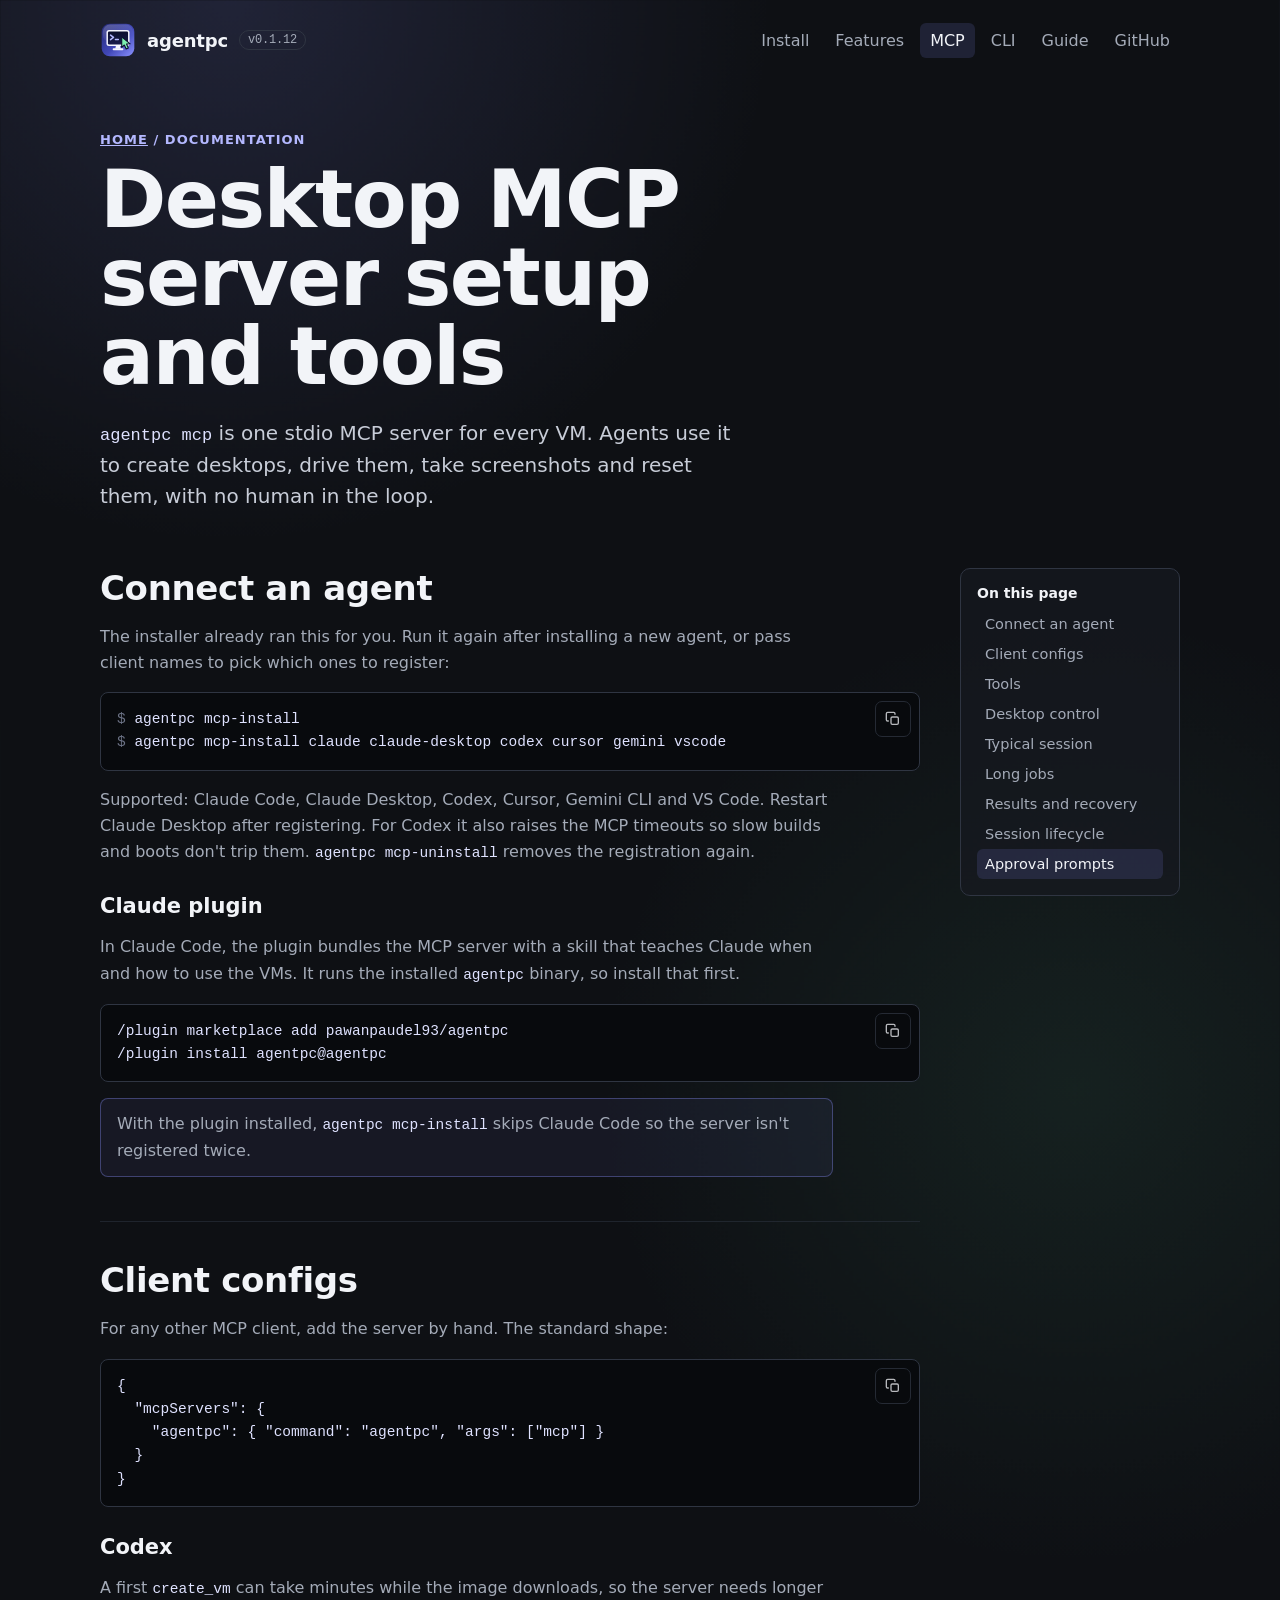
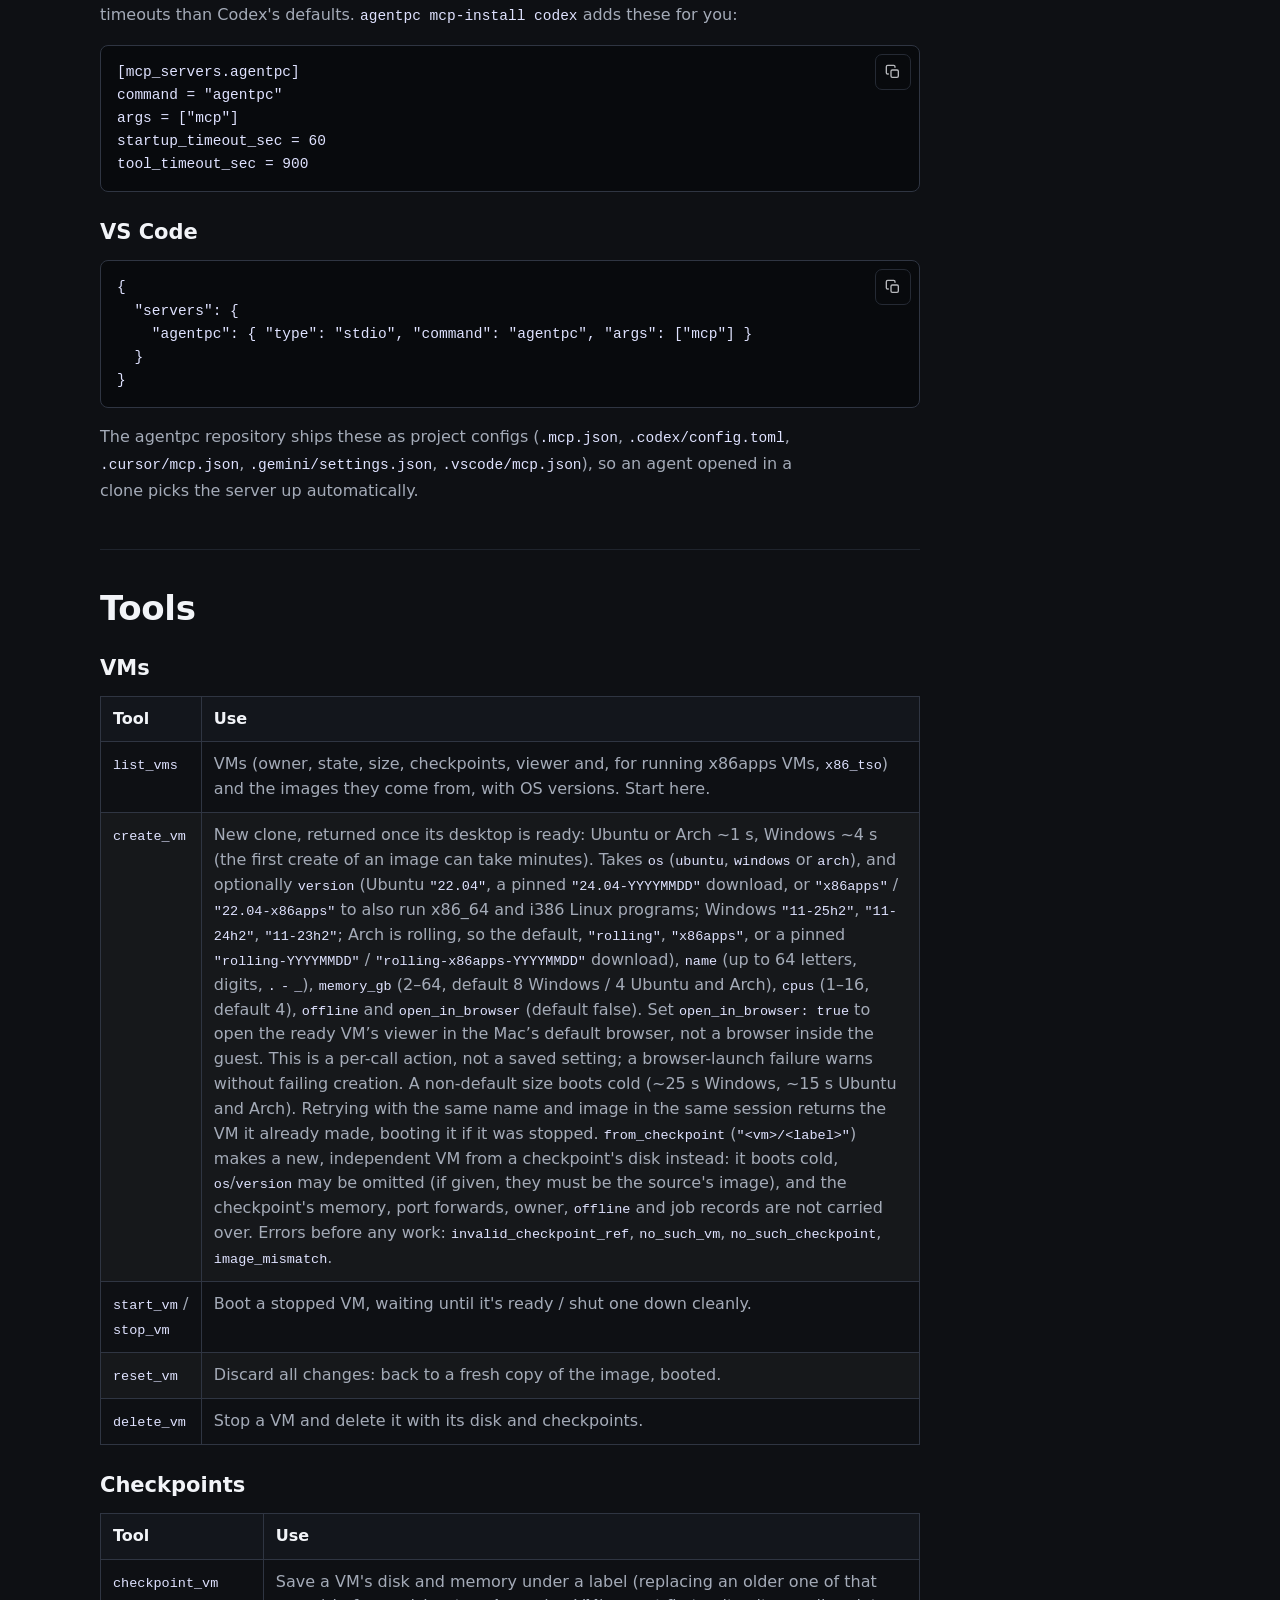
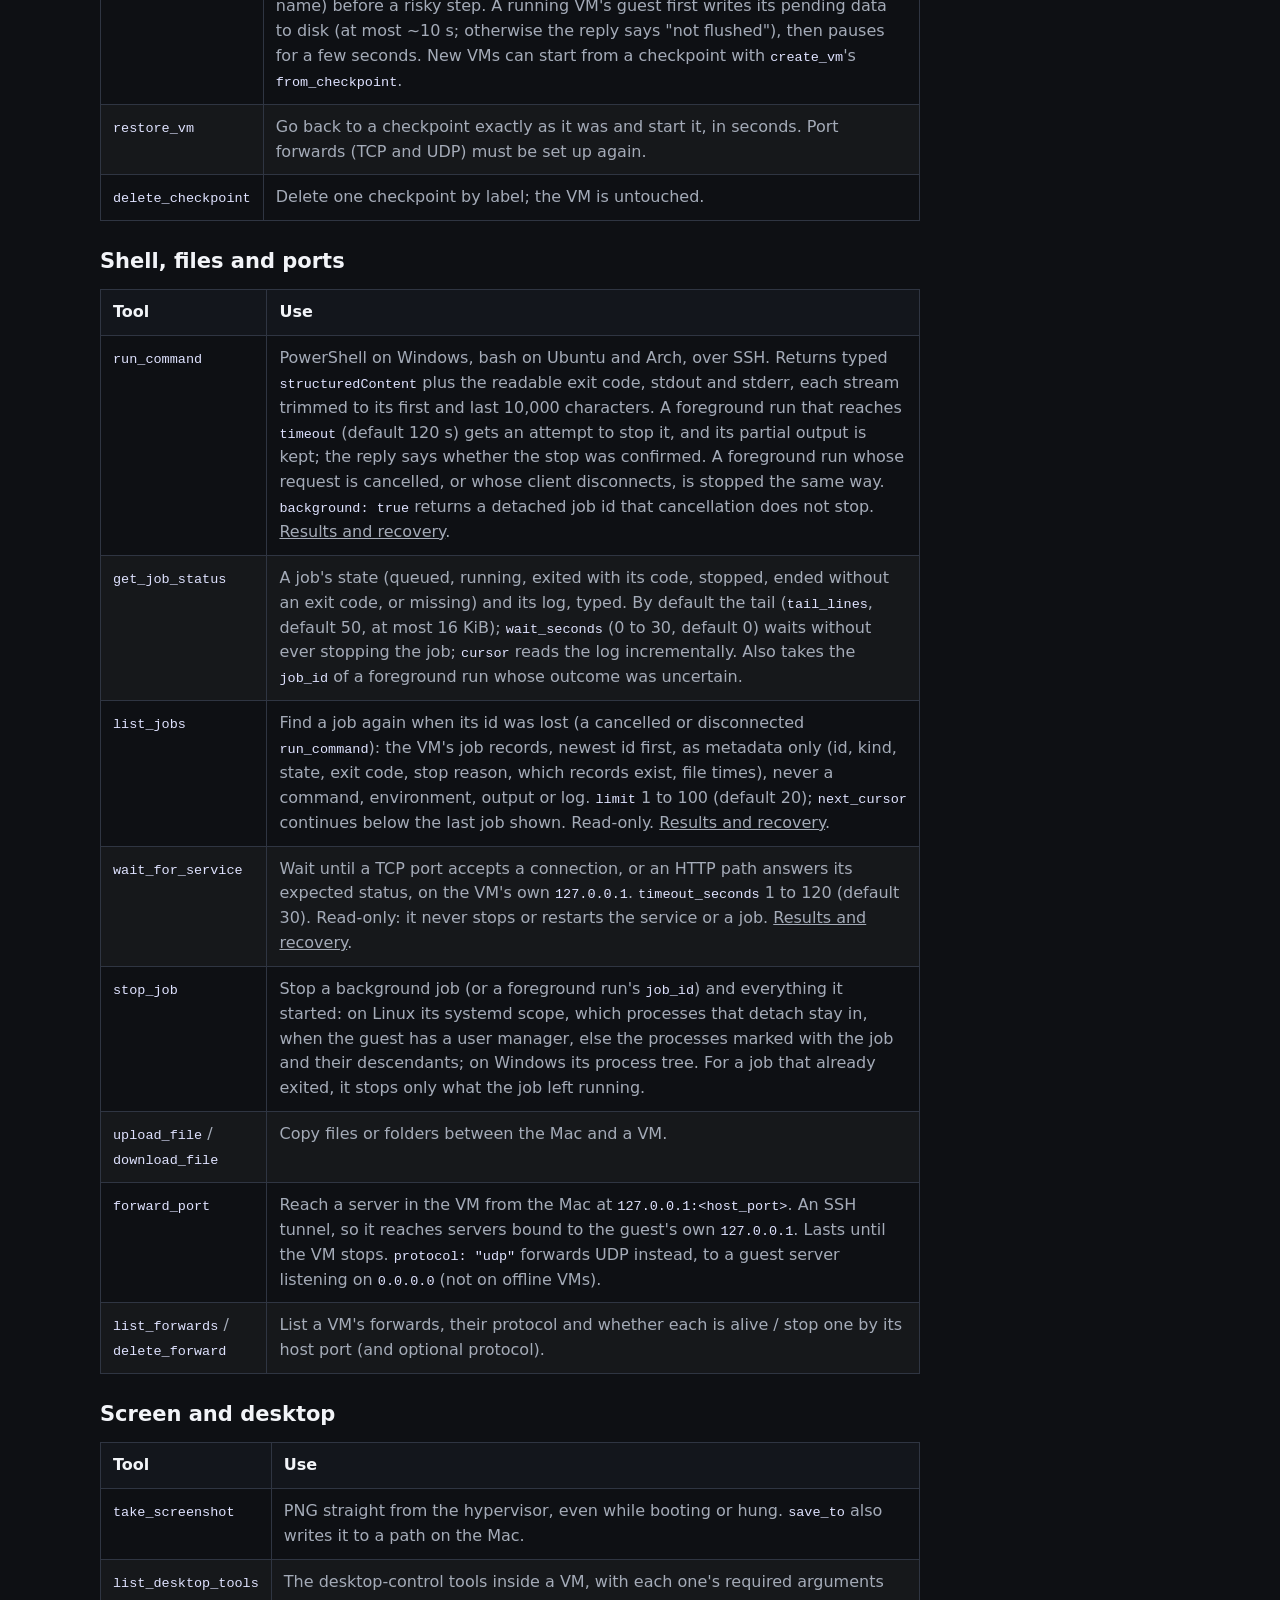
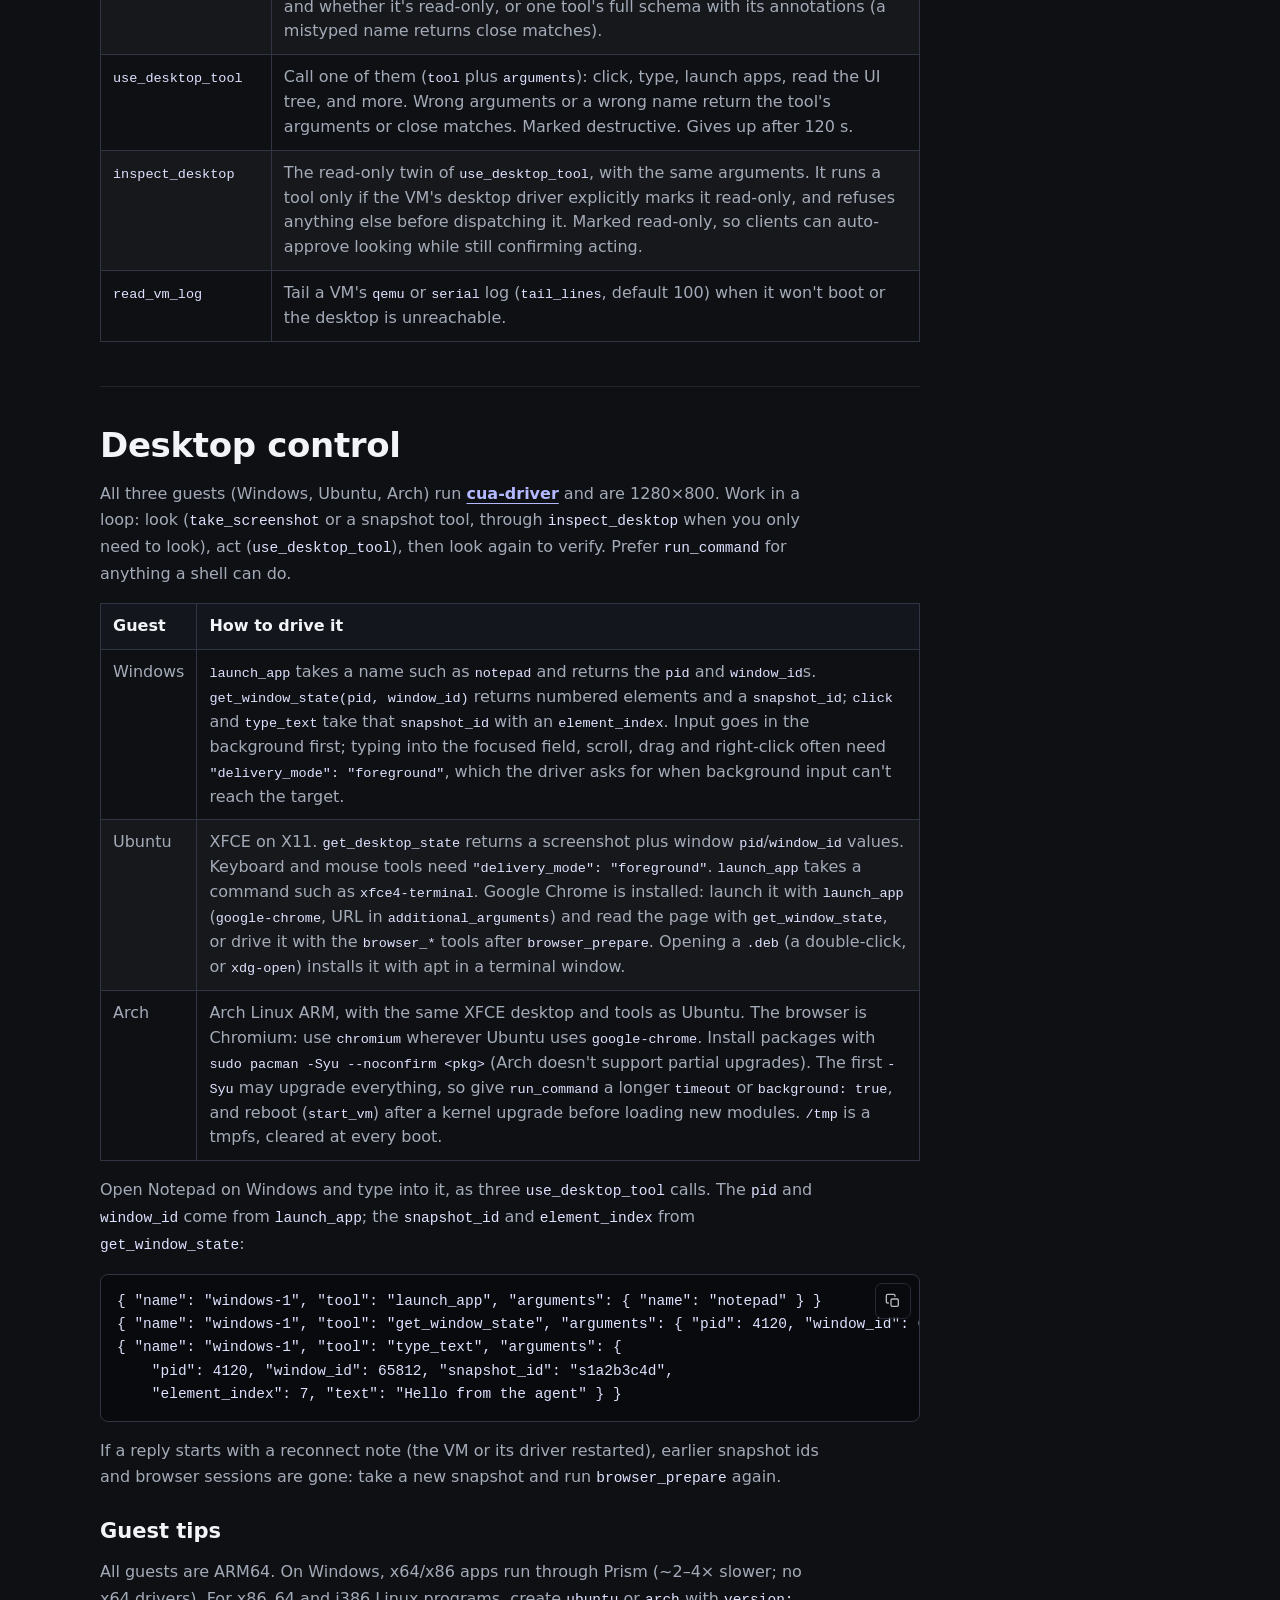
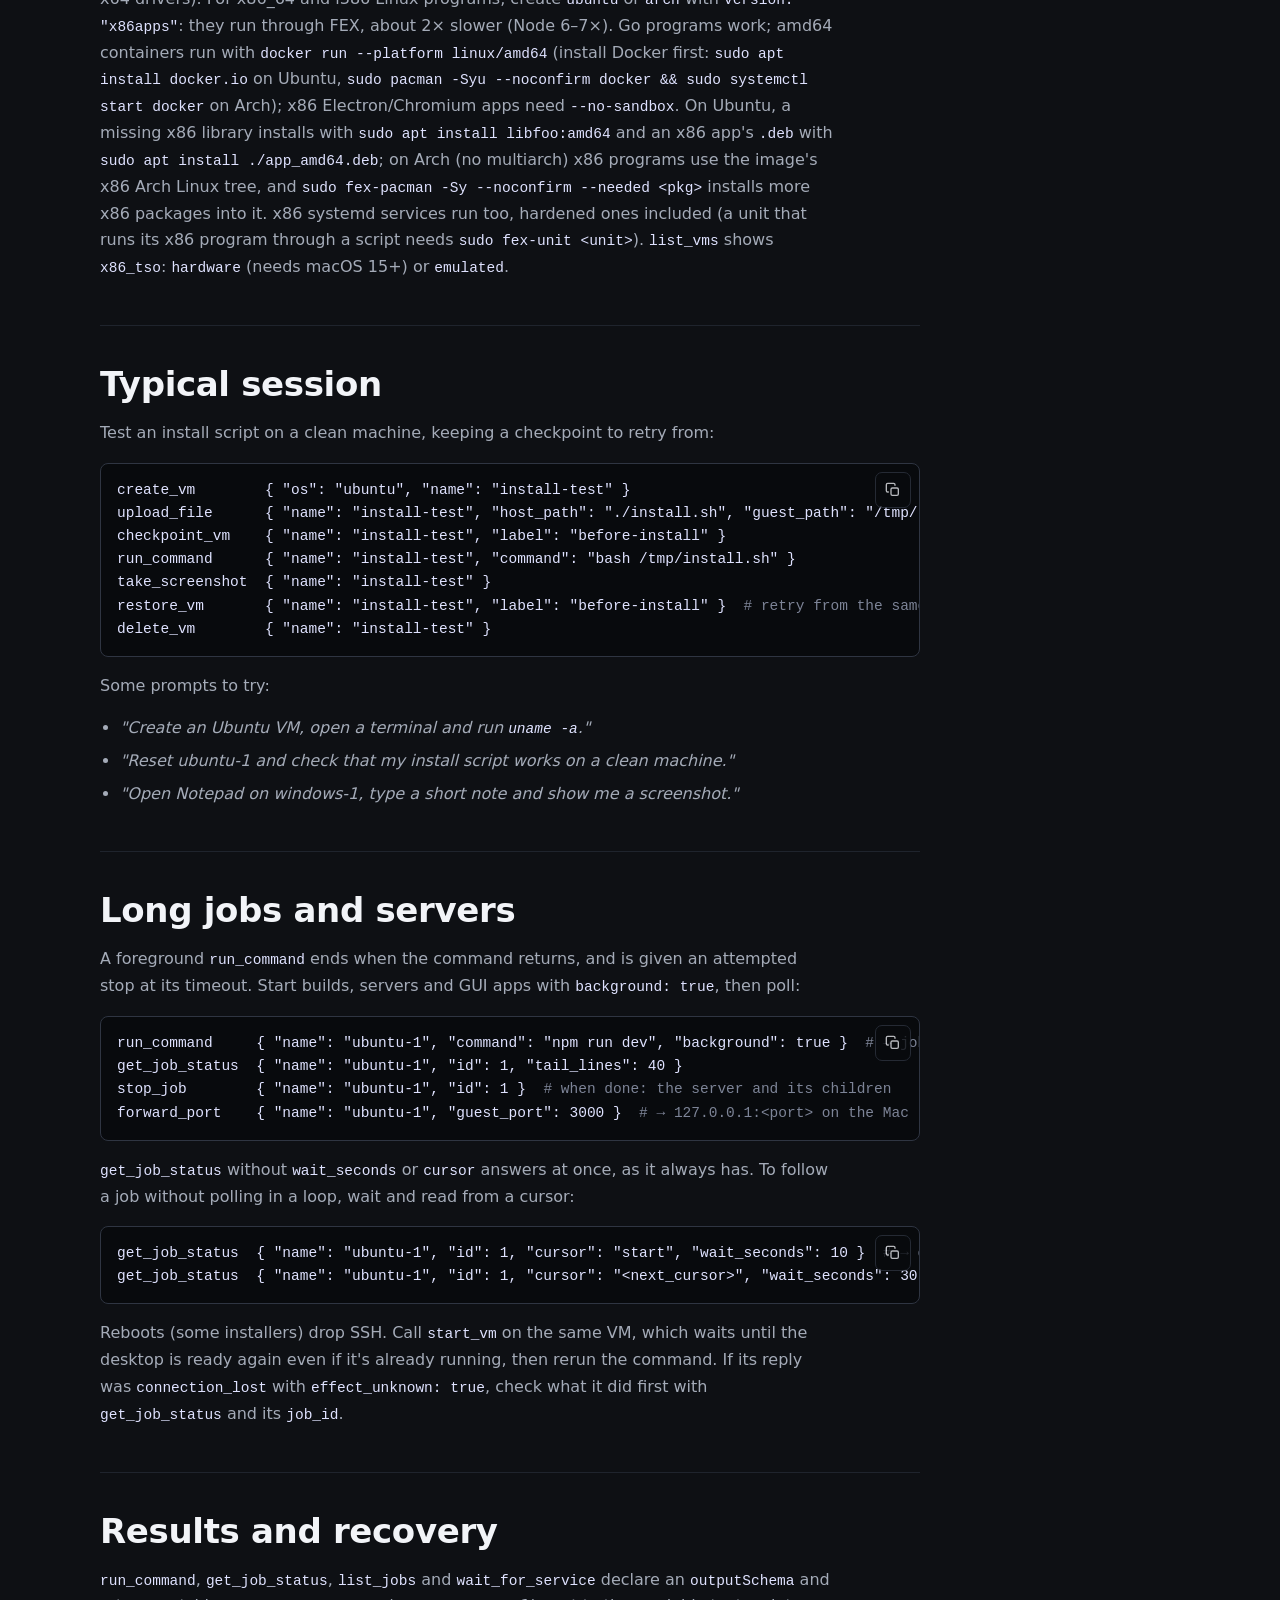
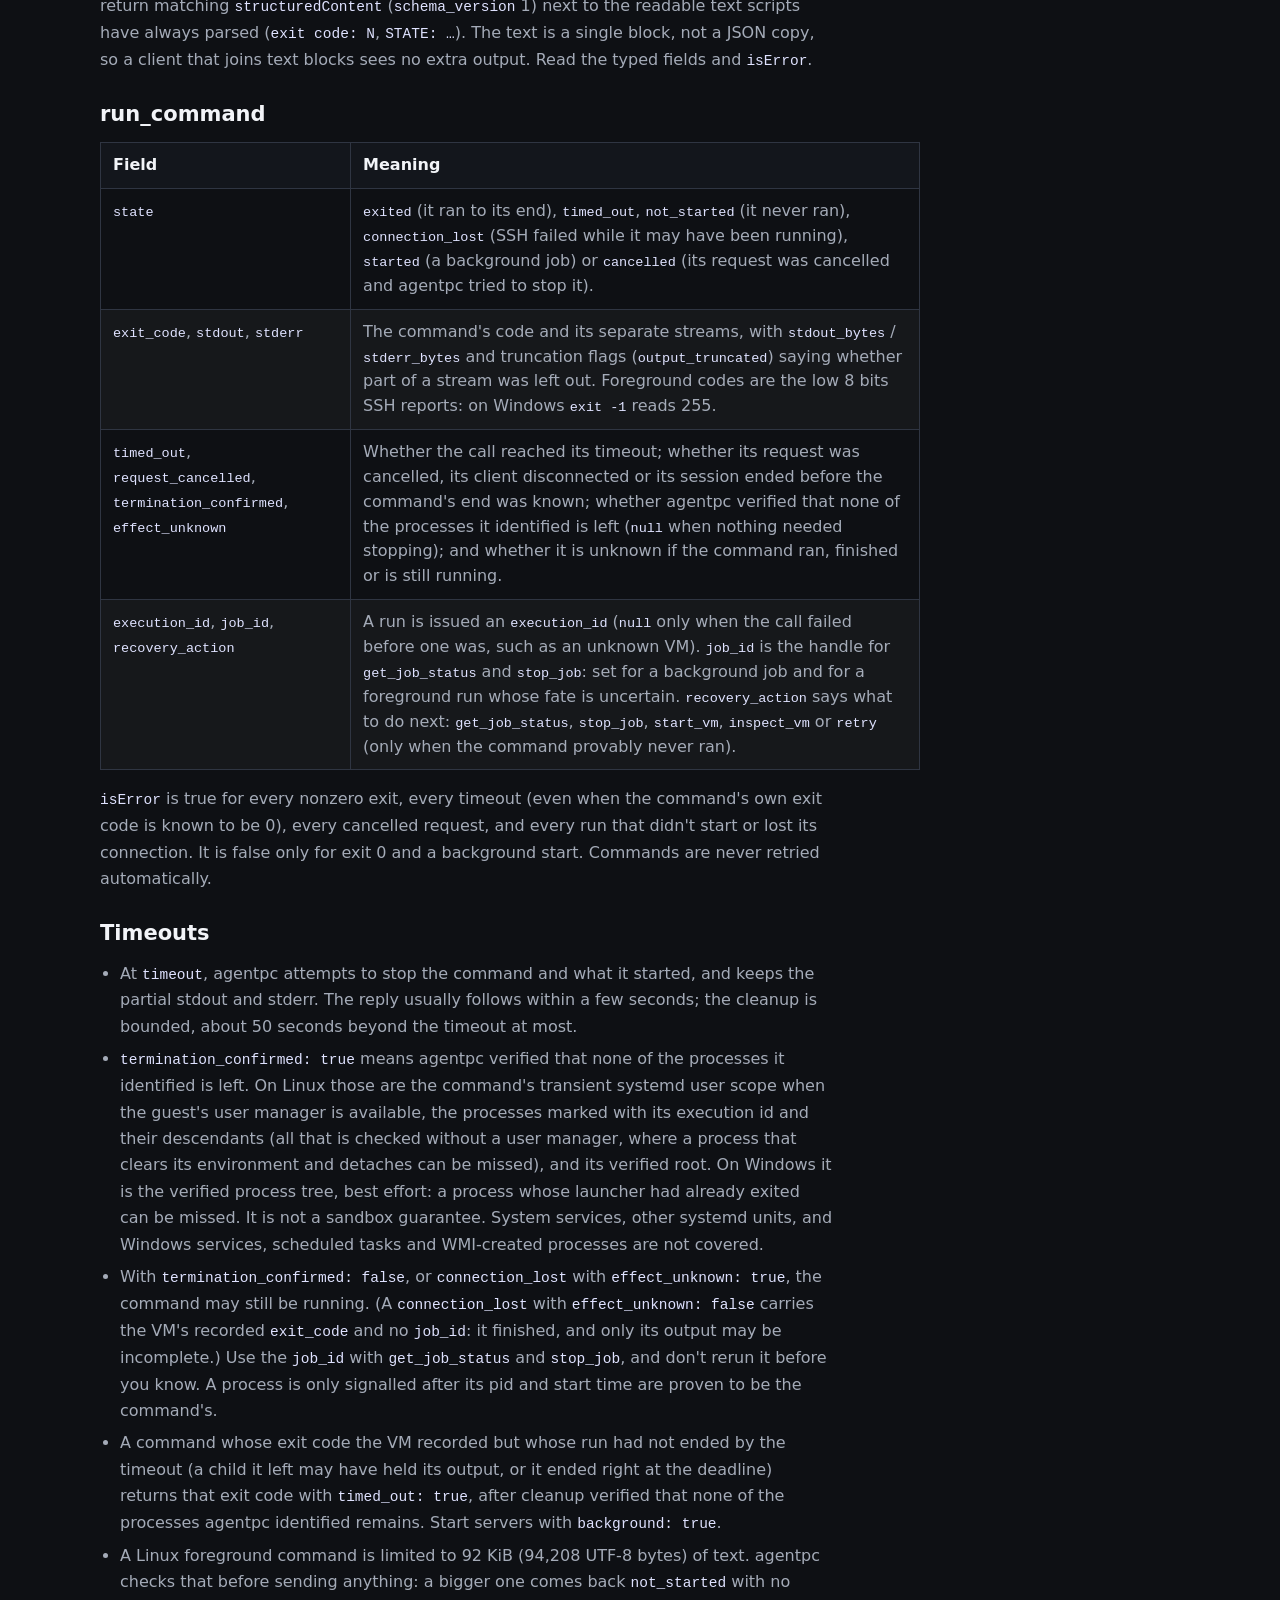
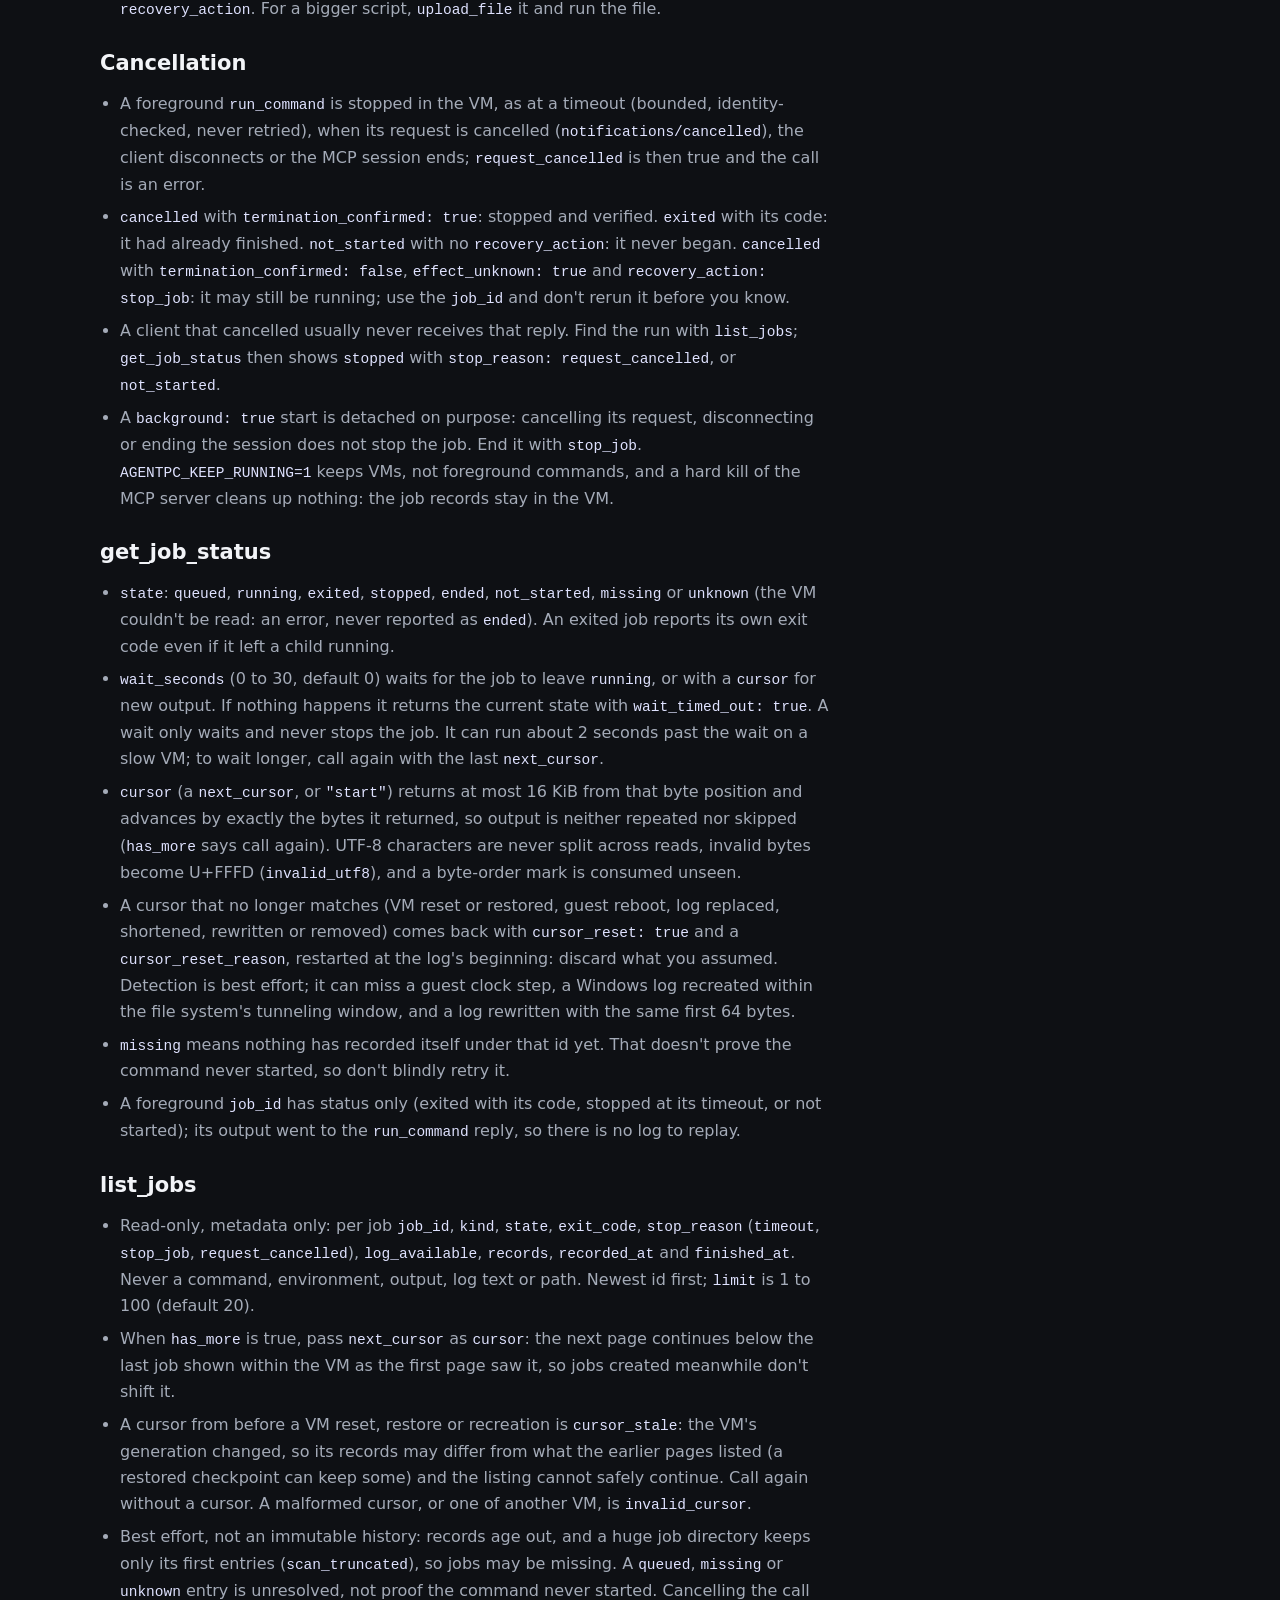
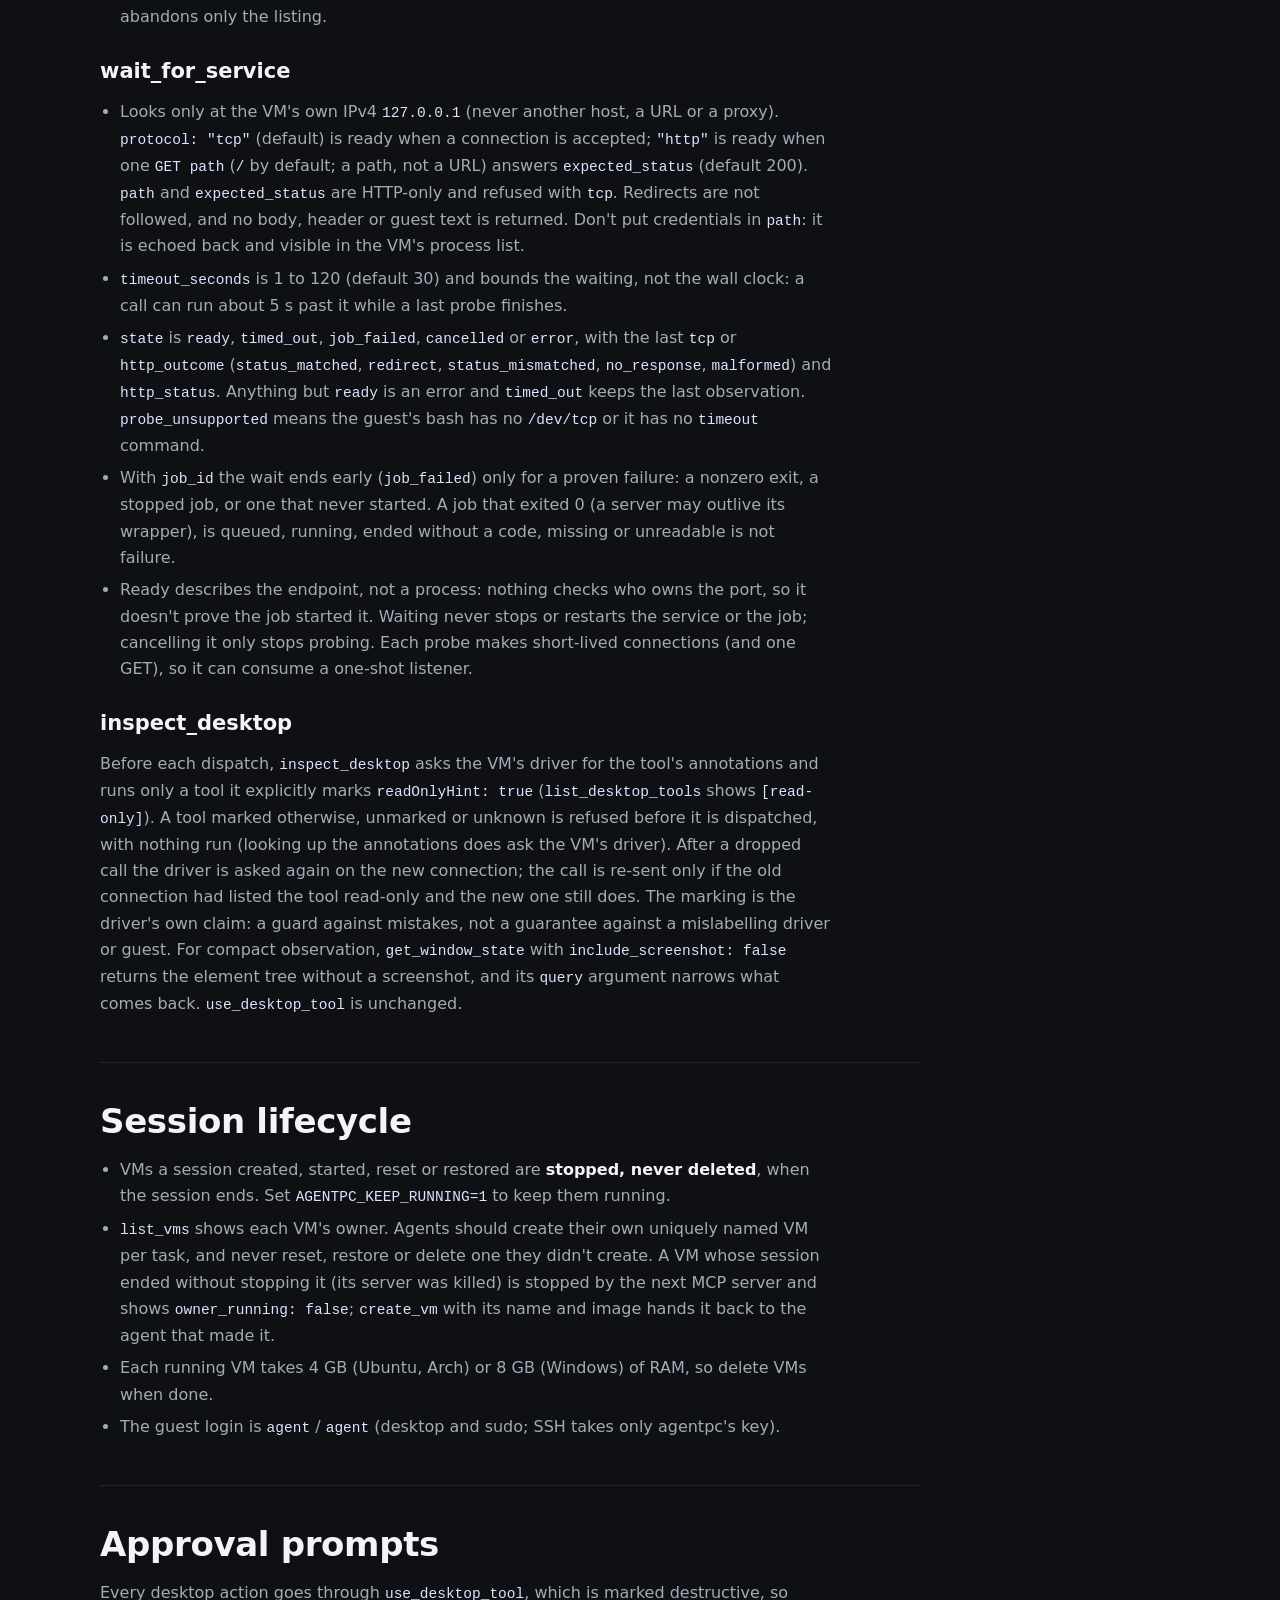
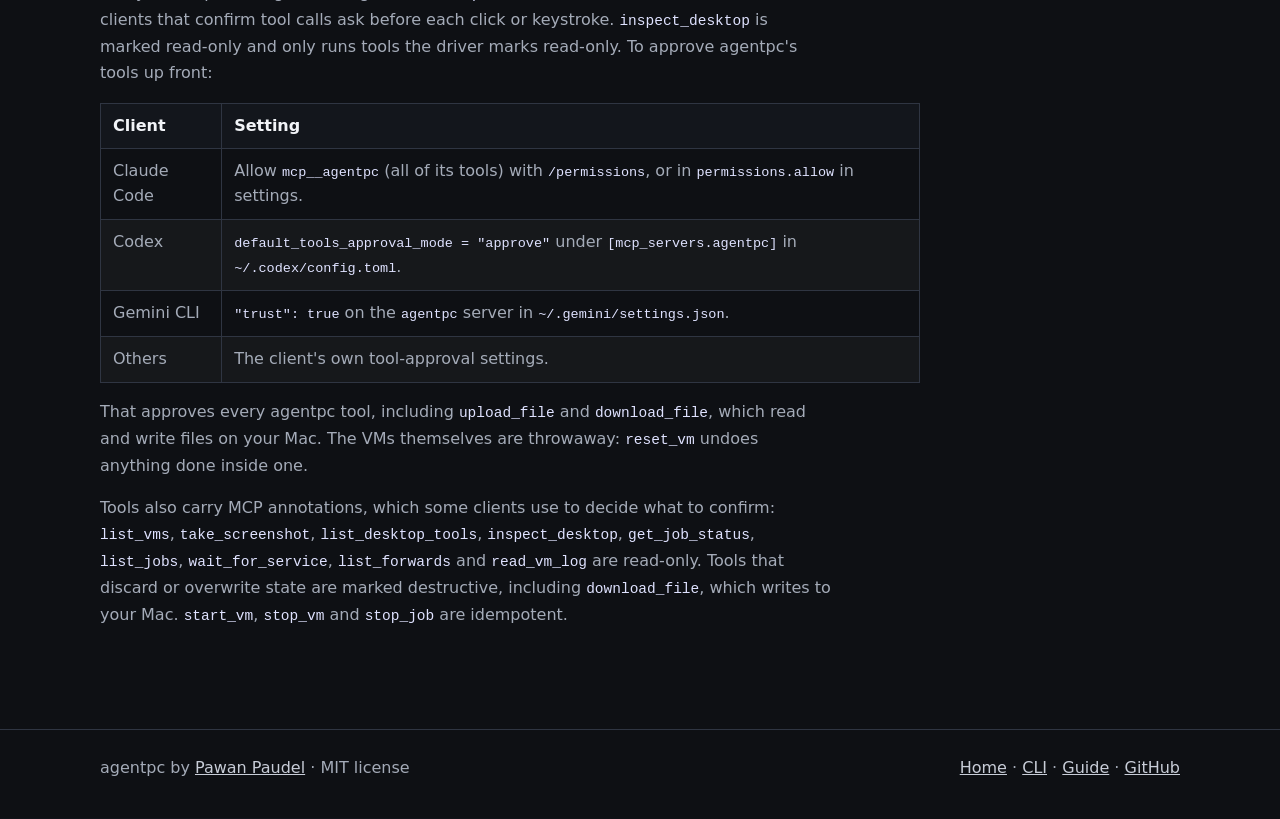
<file: site/mcp.html>
<!doctype html>
<html lang="en">
  <head>
    <meta charset="utf-8" />
    <meta name="viewport" content="width=device-width, initial-scale=1" />
    <title>Desktop MCP Server Setup and Tools | agentpc</title>
    <meta
      name="description"
      content="Connect Claude Code, Codex, Cursor and other MCP clients to agentpc. Create, control, screenshot and reset Windows and Linux desktop VMs on Apple Silicon."
    />
    <meta property="og:title" content="Desktop MCP Server Setup and Tools | agentpc" />
    <meta
      property="og:description"
      content="Connect Claude Code, Codex, Cursor and other MCP clients to agentpc. Create, control, screenshot and reset Windows and Linux desktop VMs on Apple Silicon."
    />
    <meta property="og:type" content="website" />
    <meta property="og:image" content="https://agentpc.pawanpaudel.com.np/og.png" />
    <meta name="twitter:card" content="summary_large_image" />
    <meta property="og:url" content="https://agentpc.pawanpaudel.com.np/mcp" />
    <link rel="canonical" href="https://agentpc.pawanpaudel.com.np/mcp" />
    <meta name="twitter:title" content="Desktop MCP Server Setup and Tools | agentpc" />
    <meta name="twitter:description" content="Connect Claude Code, Codex, Cursor and other MCP clients to agentpc. Create, control, screenshot and reset Windows and Linux desktop VMs on Apple Silicon." />
    <meta name="twitter:image" content="https://agentpc.pawanpaudel.com.np/og.png" />
    <meta property="og:image:alt" content="agentpc — desktop VMs for AI agents" />
    <meta name="theme-color" content="#1b1f4b" />
    <link rel="icon" href="favicon.svg" type="image/svg+xml" />
    <link rel="apple-touch-icon" href="apple-touch-icon.png" />
    <link rel="stylesheet" href="styles.css" />
    <script type="application/ld+json">
    {
      "@context": "https://schema.org",
      "@type": "BreadcrumbList",
      "itemListElement": [
        {
          "@type": "ListItem",
          "position": 1,
          "name": "Home",
          "item": "https://agentpc.pawanpaudel.com.np/"
        },
        {
          "@type": "ListItem",
          "position": 2,
          "name": "Desktop MCP server setup and tools",
          "item": "https://agentpc.pawanpaudel.com.np/mcp"
        }
      ]
    }
    </script>
  </head>
  <body>
    <a class="skip-link" href="#main">Skip to content</a>
    <header class="shell">
      <nav class="nav" aria-label="Main navigation">
        <a class="brand" href="/">
          <img src="favicon.svg" width="36" height="36" alt="" decoding="async" />
          <span>agentpc</span>
          <span class="version" translate="no">v0.1.12</span>
        </a>
        <div class="nav-links">
          <a href="/#install">Install</a>
          <a href="/#features">Features</a>
          <a href="/mcp" aria-current="page">MCP</a>
          <a href="/cli">CLI</a>
          <a href="/guide">Guide</a>
          <a class="nav-github" href="https://github.com/pawanpaudel93/agentpc">GitHub</a>
        </div>
      </nav>
    </header>

    <main id="main">
      <section class="shell hero compact">
        <div class="hero-inner">
          <p class="eyebrow"><a href="/">Home</a> / Documentation</p>
          <h1>Desktop MCP server setup and tools</h1>
          <p class="hero-copy">
            <code translate="no">agentpc mcp</code> is one stdio MCP server for every VM. Agents use it
            to create desktops, drive them, take screenshots and reset them, with no human in the loop.
          </p>
        </div>
      </section>

      <div class="shell doc-layout">
        <aside class="doc-nav" aria-label="MCP sections">
          <strong>On this page</strong>
          <div class="doc-nav-links">
            <a href="#connect">Connect an agent</a>
            <a href="#clients">Client configs</a>
            <a href="#tools">Tools</a>
            <a href="#desktop">Desktop control</a>
            <a href="#workflow">Typical session</a>
            <a href="#jobs">Long jobs</a>
            <a href="#results">Results and recovery</a>
            <a href="#lifecycle">Session lifecycle</a>
            <a href="#annotations">Approval prompts</a>
          </div>
        </aside>

        <article class="doc-main">
          <section class="doc-section" id="connect">
            <h2>Connect an agent</h2>
            <p>
              The installer already ran this for you. Run it again after installing a new agent,
              or pass client names to pick which ones to register:
            </p>
            <div class="code-panel">
              <pre><code translate="no"><span class="prompt">$ </span>agentpc mcp-install
<span class="prompt">$ </span>agentpc mcp-install claude claude-desktop codex cursor gemini vscode</code></pre>
            </div>
            <p>
              Supported: Claude Code, Claude Desktop, Codex, Cursor, Gemini CLI and VS Code.
              Restart Claude Desktop after registering. For Codex it also raises the MCP timeouts
              so slow builds and boots don't trip them. <code translate="no">agentpc mcp-uninstall</code>
              removes the registration again.
            </p>

            <h3>Claude plugin</h3>
            <p>
              In Claude Code, the plugin bundles the MCP server with a skill that teaches Claude when
              and how to use the VMs. It runs the installed <code translate="no">agentpc</code> binary,
              so install that first.
            </p>
            <div class="code-panel">
              <pre><code translate="no">/plugin marketplace add pawanpaudel93/agentpc
/plugin install agentpc@agentpc</code></pre>
            </div>
            <div class="callout">
              <p>
                With the plugin installed, <code translate="no">agentpc mcp-install</code> skips Claude
                Code so the server isn't registered twice.
              </p>
            </div>
          </section>

          <section class="doc-section" id="clients">
            <h2>Client configs</h2>
            <p>For any other MCP client, add the server by hand. The standard shape:</p>
            <div class="code-panel">
              <pre><code translate="no">{
  "mcpServers": {
    "agentpc": { "command": "agentpc", "args": ["mcp"] }
  }
}</code></pre>
            </div>

            <h3>Codex</h3>
            <p>
              A first <code translate="no">create_vm</code> can take minutes while the image downloads, so
              the server needs longer timeouts than Codex's defaults. <code translate="no">agentpc mcp-install codex</code>
              adds these for you:
            </p>
            <div class="code-panel">
              <pre><code translate="no">[mcp_servers.agentpc]
command = "agentpc"
args = ["mcp"]
startup_timeout_sec = 60
tool_timeout_sec = 900</code></pre>
            </div>

            <h3>VS Code</h3>
            <div class="code-panel">
              <pre><code translate="no">{
  "servers": {
    "agentpc": { "type": "stdio", "command": "agentpc", "args": ["mcp"] }
  }
}</code></pre>
            </div>
            <p>
              The agentpc repository ships these as project configs (<code translate="no">.mcp.json</code>,
              <code translate="no">.codex/config.toml</code>, <code translate="no">.cursor/mcp.json</code>,
              <code translate="no">.gemini/settings.json</code>, <code translate="no">.vscode/mcp.json</code>),
              so an agent opened in a clone picks the server up automatically.
            </p>
          </section>

          <section class="doc-section" id="tools">
            <h2>Tools</h2>
            <h3>VMs</h3>
            <table class="data-table">
              <thead>
                <tr><th>Tool</th><th>Use</th></tr>
              </thead>
              <tbody>
                <tr>
                  <td><code translate="no">list_vms</code></td>
                  <td>VMs (owner, state, size, checkpoints, viewer and, for running x86apps VMs, <code translate="no">x86_tso</code>) and the images they come from, with OS versions. Start here.</td>
                </tr>
                <tr>
                  <td><code translate="no">create_vm</code></td>
                  <td>
                    New clone, returned once its desktop is ready: Ubuntu or Arch ~1 s, Windows ~4 s (the first
                    create of an image can take minutes). Takes <code translate="no">os</code>
                    (<code translate="no">ubuntu</code>, <code translate="no">windows</code> or <code translate="no">arch</code>), and optionally
                    <code translate="no">version</code> (Ubuntu <code translate="no">"22.04"</code>, a pinned <code translate="no">"24.04-YYYYMMDD"</code> download, or <code translate="no">"x86apps"</code> / <code translate="no">"22.04-x86apps"</code> to also run x86_64 and i386 Linux programs; Windows
                    <code translate="no">"11-25h2"</code>, <code translate="no">"11-24h2"</code>,
                    <code translate="no">"11-23h2"</code>; Arch is rolling, so the default, <code translate="no">"rolling"</code>, <code translate="no">"x86apps"</code>, or a pinned <code translate="no">"rolling-YYYYMMDD"</code> / <code translate="no">"rolling-x86apps-YYYYMMDD"</code> download), <code translate="no">name</code> (up to 64 letters, digits, <code translate="no">.</code> <code translate="no">-</code> <code translate="no">_</code>),
                    <code translate="no">memory_gb</code> (2–64, default 8 Windows / 4 Ubuntu and Arch),
                    <code translate="no">cpus</code> (1–16, default 4), <code translate="no">offline</code> and
                    <code translate="no">open_in_browser</code> (default false). Set <code translate="no">open_in_browser: true</code>
                    to open the ready VM’s viewer in the Mac’s default browser, not a browser inside the guest.
                    This is a per-call action, not a saved setting; a browser-launch failure warns without failing creation.
                    A non-default size boots cold (~25 s Windows, ~15 s Ubuntu and Arch). Retrying with the same name and image in the same
                    session returns the VM it already made, booting it if it was stopped.
                    <code translate="no">from_checkpoint</code> (<code translate="no">"&lt;vm&gt;/&lt;label&gt;"</code>) makes a new,
                    independent VM from a checkpoint's disk instead: it boots cold, <code translate="no">os</code>/<code translate="no">version</code>
                    may be omitted (if given, they must be the source's image), and the checkpoint's memory, port forwards,
                    owner, <code translate="no">offline</code> and job records are not carried over. Errors before any work:
                    <code translate="no">invalid_checkpoint_ref</code>, <code translate="no">no_such_vm</code>,
                    <code translate="no">no_such_checkpoint</code>, <code translate="no">image_mismatch</code>.
                  </td>
                </tr>
                <tr>
                  <td><code translate="no">start_vm</code> / <code translate="no">stop_vm</code></td>
                  <td>Boot a stopped VM, waiting until it's ready / shut one down cleanly.</td>
                </tr>
                <tr>
                  <td><code translate="no">reset_vm</code></td>
                  <td>Discard all changes: back to a fresh copy of the image, booted.</td>
                </tr>
                <tr>
                  <td><code translate="no">delete_vm</code></td>
                  <td>Stop a VM and delete it with its disk and checkpoints.</td>
                </tr>
              </tbody>
            </table>

            <h3>Checkpoints</h3>
            <table class="data-table">
              <thead>
                <tr><th>Tool</th><th>Use</th></tr>
              </thead>
              <tbody>
                <tr>
                  <td><code translate="no">checkpoint_vm</code></td>
                  <td>Save a VM's disk and memory under a label (replacing an older one of that name) before a risky step. A running VM's guest first writes its pending data to disk (at most ~10 s; otherwise the reply says "not flushed"), then pauses for a few seconds. New VMs can start from a checkpoint with <code translate="no">create_vm</code>'s <code translate="no">from_checkpoint</code>.</td>
                </tr>
                <tr>
                  <td><code translate="no">restore_vm</code></td>
                  <td>Go back to a checkpoint exactly as it was and start it, in seconds. Port forwards (TCP and UDP) must be set up again.</td>
                </tr>
                <tr>
                  <td><code translate="no">delete_checkpoint</code></td>
                  <td>Delete one checkpoint by label; the VM is untouched.</td>
                </tr>
              </tbody>
            </table>

            <h3>Shell, files and ports</h3>
            <table class="data-table">
              <thead>
                <tr><th>Tool</th><th>Use</th></tr>
              </thead>
              <tbody>
                <tr>
                  <td><code translate="no">run_command</code></td>
                  <td>
                    PowerShell on Windows, bash on Ubuntu and Arch, over SSH. Returns typed
                    <code translate="no">structuredContent</code> plus the readable exit code, stdout and
                    stderr, each stream trimmed to its first and last 10,000 characters. A foreground run that
                    reaches <code translate="no">timeout</code> (default 120 s) gets an attempt to stop it, and its partial output
                    is kept; the reply says whether the stop was confirmed. A foreground run whose request is
                    cancelled, or whose client disconnects, is stopped the same way.
                    <code translate="no">background: true</code> returns a detached job id that cancellation does not stop.
                    <a href="#results">Results and recovery</a>.
                  </td>
                </tr>
                <tr>
                  <td><code translate="no">get_job_status</code></td>
                  <td>
                    A job's state (queued, running, exited with its code, stopped, ended without an exit code, or
                    missing) and its log, typed. By default the tail (<code translate="no">tail_lines</code>, default 50, at most 16 KiB);
                    <code translate="no">wait_seconds</code> (0 to 30, default 0) waits without ever stopping the job;
                    <code translate="no">cursor</code> reads the log incrementally. Also takes the
                    <code translate="no">job_id</code> of a foreground run whose outcome was uncertain.
                  </td>
                </tr>
                <tr>
                  <td><code translate="no">list_jobs</code></td>
                  <td>
                    Find a job again when its id was lost (a cancelled or disconnected
                    <code translate="no">run_command</code>): the VM's job records, newest id first, as metadata only (id,
                    kind, state, exit code, stop reason, which records exist, file times), never a command, environment,
                    output or log. <code translate="no">limit</code> 1 to 100 (default 20); <code translate="no">next_cursor</code>
                    continues below the last job shown. Read-only. <a href="#results">Results and recovery</a>.
                  </td>
                </tr>
                <tr>
                  <td><code translate="no">wait_for_service</code></td>
                  <td>
                    Wait until a TCP port accepts a connection, or an HTTP path answers its expected status, on the VM's own
                    <code translate="no">127.0.0.1</code>. <code translate="no">timeout_seconds</code> 1 to 120 (default 30).
                    Read-only: it never stops or restarts the service or a job.
                    <a href="#results">Results and recovery</a>.
                  </td>
                </tr>
                <tr>
                  <td><code translate="no">stop_job</code></td>
                  <td>Stop a background job (or a foreground run's <code translate="no">job_id</code>) and everything it started: on Linux its systemd scope, which processes that detach stay in, when the guest has a user manager, else the processes marked with the job and their descendants; on Windows its process tree. For a job that already exited, it stops only what the job left running.</td>
                </tr>
                <tr>
                  <td><code translate="no">upload_file</code> / <code translate="no">download_file</code></td>
                  <td>Copy files or folders between the Mac and a VM.</td>
                </tr>
                <tr>
                  <td><code translate="no">forward_port</code></td>
                  <td>
                    Reach a server in the VM from the Mac at <code translate="no">127.0.0.1:&lt;host_port&gt;</code>.
                    An SSH tunnel, so it reaches servers bound to the guest's own
                    <code translate="no">127.0.0.1</code>. Lasts until the VM stops.
                    <code translate="no">protocol: "udp"</code> forwards UDP instead, to a guest server listening
                    on <code translate="no">0.0.0.0</code> (not on offline VMs).
                  </td>
                </tr>
                <tr>
                  <td><code translate="no">list_forwards</code> / <code translate="no">delete_forward</code></td>
                  <td>List a VM's forwards, their protocol and whether each is alive / stop one by its host port (and optional protocol).</td>
                </tr>
              </tbody>
            </table>

            <h3>Screen and desktop</h3>
            <table class="data-table">
              <thead>
                <tr><th>Tool</th><th>Use</th></tr>
              </thead>
              <tbody>
                <tr>
                  <td><code translate="no">take_screenshot</code></td>
                  <td>PNG straight from the hypervisor, even while booting or hung. <code translate="no">save_to</code> also writes it to a path on the Mac.</td>
                </tr>
                <tr>
                  <td><code translate="no">list_desktop_tools</code></td>
                  <td>The desktop-control tools inside a VM, with each one's required arguments and whether it's read-only, or one tool's full schema with its annotations (a mistyped name returns close matches).</td>
                </tr>
                <tr>
                  <td><code translate="no">use_desktop_tool</code></td>
                  <td>Call one of them (<code translate="no">tool</code> plus <code translate="no">arguments</code>): click, type, launch apps, read the UI tree, and more. Wrong arguments or a wrong name return the tool's arguments or close matches. Marked destructive. Gives up after 120 s.</td>
                </tr>
                <tr>
                  <td><code translate="no">inspect_desktop</code></td>
                  <td>
                    The read-only twin of <code translate="no">use_desktop_tool</code>, with the same arguments. It runs a tool only if
                    the VM's desktop driver explicitly marks it read-only, and refuses anything else before dispatching it.
                    Marked read-only, so clients can auto-approve looking while still confirming acting.
                  </td>
                </tr>
                <tr>
                  <td><code translate="no">read_vm_log</code></td>
                  <td>Tail a VM's <code translate="no">qemu</code> or <code translate="no">serial</code> log (<code translate="no">tail_lines</code>, default 100) when it won't boot or the desktop is unreachable.</td>
                </tr>
              </tbody>
            </table>
          </section>

          <section class="doc-section" id="desktop">
            <h2>Desktop control</h2>
            <p>
              All three guests (Windows, Ubuntu, Arch) run <a href="https://github.com/trycua/cua">cua-driver</a> and are
              1280×800. Work in a loop: look (<code translate="no">take_screenshot</code> or a
              snapshot tool, through <code translate="no">inspect_desktop</code> when you only need to look),
              act (<code translate="no">use_desktop_tool</code>), then look again to
              verify. Prefer <code translate="no">run_command</code> for anything a shell can do.
            </p>
            <table class="data-table">
              <thead>
                <tr><th>Guest</th><th>How to drive it</th></tr>
              </thead>
              <tbody>
                <tr>
                  <td>Windows</td>
                  <td>
                    <code translate="no">launch_app</code> takes a name such as <code translate="no">notepad</code>
                    and returns the <code translate="no">pid</code> and <code translate="no">window_id</code>s.
                    <code translate="no">get_window_state(pid, window_id)</code> returns numbered elements and a
                    <code translate="no">snapshot_id</code>; <code translate="no">click</code> and
                    <code translate="no">type_text</code> take that <code translate="no">snapshot_id</code> with an
                    <code translate="no">element_index</code>. Input goes in the background first; typing into the
                    focused field, scroll, drag and right-click often need
                    <code translate="no">"delivery_mode": "foreground"</code>, which the driver asks for when
                    background input can't reach the target.
                  </td>
                </tr>
                <tr>
                  <td>Ubuntu</td>
                  <td>
                    XFCE on X11. <code translate="no">get_desktop_state</code> returns a screenshot plus window
                    <code translate="no">pid</code>/<code translate="no">window_id</code> values. Keyboard and mouse
                    tools need <code translate="no">"delivery_mode": "foreground"</code>.
                    <code translate="no">launch_app</code> takes a command such as
                    <code translate="no">xfce4-terminal</code>. Google Chrome is installed: launch it with
                    <code translate="no">launch_app</code> (<code translate="no">google-chrome</code>, URL in
                    <code translate="no">additional_arguments</code>) and read the page with
                    <code translate="no">get_window_state</code>, or drive it with the
                    <code translate="no">browser_*</code> tools after <code translate="no">browser_prepare</code>.
                    Opening a <code translate="no">.deb</code> (a double-click, or <code translate="no">xdg-open</code>)
                    installs it with apt in a terminal window.
                  </td>
                </tr>
                <tr>
                  <td>Arch</td>
                  <td>
                    Arch Linux ARM, with the same XFCE desktop and tools as Ubuntu. The browser is Chromium:
                    use <code translate="no">chromium</code> wherever Ubuntu uses
                    <code translate="no">google-chrome</code>. Install packages with
                    <code translate="no">sudo pacman -Syu --noconfirm &lt;pkg&gt;</code> (Arch doesn't support
                    partial upgrades). The first <code translate="no">-Syu</code> may upgrade everything, so give
                    <code translate="no">run_command</code> a longer <code translate="no">timeout</code> or
                    <code translate="no">background: true</code>, and reboot (<code translate="no">start_vm</code>) after a
                    kernel upgrade before loading new modules. <code translate="no">/tmp</code> is a tmpfs, cleared at every boot.
                  </td>
                </tr>
              </tbody>
            </table>
            <p>Open Notepad on Windows and type into it, as three <code translate="no">use_desktop_tool</code> calls. The <code translate="no">pid</code> and <code translate="no">window_id</code> come from <code translate="no">launch_app</code>; the <code translate="no">snapshot_id</code> and <code translate="no">element_index</code> from <code translate="no">get_window_state</code>:</p>
            <div class="code-panel">
              <pre><code translate="no">{ "name": "windows-1", "tool": "launch_app", "arguments": { "name": "notepad" } }
{ "name": "windows-1", "tool": "get_window_state", "arguments": { "pid": 4120, "window_id": 65812 } }
{ "name": "windows-1", "tool": "type_text", "arguments": {
    "pid": 4120, "window_id": 65812, "snapshot_id": "s1a2b3c4d",
    "element_index": 7, "text": "Hello from the agent" } }</code></pre>
            </div>
            <p>
              If a reply starts with a reconnect note (the VM or its driver restarted), earlier snapshot ids
              and browser sessions are gone: take a new snapshot and run <code translate="no">browser_prepare</code> again.
            </p>
            <h3>Guest tips</h3>
            <p>
              All guests are ARM64. On Windows, x64/x86 apps run through Prism (~2–4× slower; no x64 drivers).
              For x86_64 and i386 Linux programs, create <code translate="no">ubuntu</code> or <code translate="no">arch</code>
              with <code translate="no">version: "x86apps"</code>: they run through FEX, about 2× slower (Node 6–7×).
              Go programs work; amd64 containers run with <code translate="no">docker run --platform linux/amd64</code>
              (install Docker first: <code translate="no">sudo apt install docker.io</code> on Ubuntu,
              <code translate="no">sudo pacman -Syu --noconfirm docker &amp;&amp; sudo systemctl start docker</code> on Arch);
              x86 Electron/Chromium apps need <code translate="no">--no-sandbox</code>. On Ubuntu, a missing x86 library
              installs with <code translate="no">sudo apt install libfoo:amd64</code> and an x86 app's
              <code translate="no">.deb</code> with <code translate="no">sudo apt install ./app_amd64.deb</code>; on Arch (no multiarch) x86
              programs use the image's x86 Arch Linux tree, and
              <code translate="no">sudo fex-pacman -Sy --noconfirm --needed &lt;pkg&gt;</code> installs more x86 packages into it.
              x86 systemd services run too, hardened ones included (a unit that runs its x86 program through a
              script needs <code translate="no">sudo fex-unit &lt;unit&gt;</code>). <code translate="no">list_vms</code> shows
              <code translate="no">x86_tso</code>: <code translate="no">hardware</code> (needs macOS 15+) or
              <code translate="no">emulated</code>.
            </p>
          </section>

          <section class="doc-section" id="workflow">
            <h2>Typical session</h2>
            <p>Test an install script on a clean machine, keeping a checkpoint to retry from:</p>
            <div class="code-panel">
              <pre><code translate="no">create_vm        { "os": "ubuntu", "name": "install-test" }
upload_file      { "name": "install-test", "host_path": "./install.sh", "guest_path": "/tmp/" }
checkpoint_vm    { "name": "install-test", "label": "before-install" }
run_command      { "name": "install-test", "command": "bash /tmp/install.sh" }
take_screenshot  { "name": "install-test" }
restore_vm       { "name": "install-test", "label": "before-install" }  <span class="comment"># retry from the same state</span>
delete_vm        { "name": "install-test" }</code></pre>
            </div>
            <p>Some prompts to try:</p>
            <ul>
              <li><em>"Create an Ubuntu VM, open a terminal and run <code translate="no">uname -a</code>."</em></li>
              <li><em>"Reset ubuntu-1 and check that my install script works on a clean machine."</em></li>
              <li><em>"Open Notepad on windows-1, type a short note and show me a screenshot."</em></li>
            </ul>
          </section>

          <section class="doc-section" id="jobs">
            <h2>Long jobs and servers</h2>
            <p>
              A foreground <code translate="no">run_command</code> ends when the command returns, and is
              given an attempted stop at its timeout. Start builds, servers and GUI apps with
              <code translate="no">background: true</code>, then poll:
            </p>
            <div class="code-panel">
              <pre><code translate="no">run_command     { "name": "ubuntu-1", "command": "npm run dev", "background": true }  <span class="comment"># → job id 1</span>
get_job_status  { "name": "ubuntu-1", "id": 1, "tail_lines": 40 }
stop_job        { "name": "ubuntu-1", "id": 1 }  <span class="comment"># when done: the server and its children</span>
forward_port    { "name": "ubuntu-1", "guest_port": 3000 }  <span class="comment"># → 127.0.0.1:&lt;port&gt; on the Mac</span></code></pre>
            </div>
            <p>
              <code translate="no">get_job_status</code> without <code translate="no">wait_seconds</code> or
              <code translate="no">cursor</code> answers at once, as it always has. To follow a job without polling
              in a loop, wait and read from a cursor:
            </p>
            <div class="code-panel">
              <pre><code translate="no">get_job_status  { "name": "ubuntu-1", "id": 1, "cursor": "start", "wait_seconds": 10 }  <span class="comment"># → output, next_cursor</span>
get_job_status  { "name": "ubuntu-1", "id": 1, "cursor": "&lt;next_cursor&gt;", "wait_seconds": 30 }  <span class="comment"># new output only</span></code></pre>
            </div>
            <p>
              Reboots (some installers) drop SSH. Call <code translate="no">start_vm</code> on the same VM,
              which waits until the desktop is ready again even if it's already running, then rerun the
              command. If its reply was <code translate="no">connection_lost</code> with
              <code translate="no">effect_unknown: true</code>, check what it did first with
              <code translate="no">get_job_status</code> and its <code translate="no">job_id</code>.
            </p>
          </section>

          <section class="doc-section" id="results">
            <h2>Results and recovery</h2>
            <p>
              <code translate="no">run_command</code>, <code translate="no">get_job_status</code>, <code translate="no">list_jobs</code> and <code translate="no">wait_for_service</code> declare an
              <code translate="no">outputSchema</code> and return matching <code translate="no">structuredContent</code>
              (<code translate="no">schema_version</code> 1) next to the readable text scripts have always parsed
              (<code translate="no">exit code: N</code>, <code translate="no">STATE: …</code>). The text is a single block,
              not a JSON copy, so a client that joins text blocks sees no extra output. Read the typed fields and
              <code translate="no">isError</code>.
            </p>
            <h3>run_command</h3>
            <table class="data-table">
              <thead>
                <tr><th>Field</th><th>Meaning</th></tr>
              </thead>
              <tbody>
                <tr>
                  <td><code translate="no">state</code></td>
                  <td><code translate="no">exited</code> (it ran to its end), <code translate="no">timed_out</code>, <code translate="no">not_started</code> (it never ran), <code translate="no">connection_lost</code> (SSH failed while it may have been running), <code translate="no">started</code> (a background job) or <code translate="no">cancelled</code> (its request was cancelled and agentpc tried to stop it).</td>
                </tr>
                <tr>
                  <td><code translate="no">exit_code</code>, <code translate="no">stdout</code>, <code translate="no">stderr</code></td>
                  <td>The command's code and its separate streams, with <code translate="no">stdout_bytes</code> / <code translate="no">stderr_bytes</code> and truncation flags (<code translate="no">output_truncated</code>) saying whether part of a stream was left out. Foreground codes are the low 8 bits SSH reports: on Windows <code translate="no">exit -1</code> reads 255.</td>
                </tr>
                <tr>
                  <td><code translate="no">timed_out</code>, <code translate="no">request_cancelled</code>, <code translate="no">termination_confirmed</code>, <code translate="no">effect_unknown</code></td>
                  <td>Whether the call reached its timeout; whether its request was cancelled, its client disconnected or its session ended before the command's end was known; whether agentpc verified that none of the processes it identified is left (<code translate="no">null</code> when nothing needed stopping); and whether it is unknown if the command ran, finished or is still running.</td>
                </tr>
                <tr>
                  <td><code translate="no">execution_id</code>, <code translate="no">job_id</code>, <code translate="no">recovery_action</code></td>
                  <td>A run is issued an <code translate="no">execution_id</code> (<code translate="no">null</code> only when the call failed before one was, such as an unknown VM). <code translate="no">job_id</code> is the handle for <code translate="no">get_job_status</code> and <code translate="no">stop_job</code>: set for a background job and for a foreground run whose fate is uncertain. <code translate="no">recovery_action</code> says what to do next: <code translate="no">get_job_status</code>, <code translate="no">stop_job</code>, <code translate="no">start_vm</code>, <code translate="no">inspect_vm</code> or <code translate="no">retry</code> (only when the command provably never ran).</td>
                </tr>
              </tbody>
            </table>
            <p>
              <code translate="no">isError</code> is true for every nonzero exit, every timeout (even when the command's own
              exit code is known to be 0), every cancelled request, and every run that didn't start or lost its connection. It is false only for exit 0 and a
              background start. Commands are never retried automatically.
            </p>
            <h3>Timeouts</h3>
            <ul>
              <li>At <code translate="no">timeout</code>, agentpc attempts to stop the command and what it started, and keeps the partial stdout and stderr. The reply usually follows within a few seconds; the cleanup is bounded, about 50 seconds beyond the timeout at most.</li>
              <li><code translate="no">termination_confirmed: true</code> means agentpc verified that none of the processes it identified is left. On Linux those are the command's transient systemd user scope when the guest's user manager is available, the processes marked with its execution id and their descendants (all that is checked without a user manager, where a process that clears its environment and detaches can be missed), and its verified root. On Windows it is the verified process tree, best effort: a process whose launcher had already exited can be missed. It is not a sandbox guarantee. System services, other systemd units, and Windows services, scheduled tasks and WMI-created processes are not covered.</li>
              <li>With <code translate="no">termination_confirmed: false</code>, or <code translate="no">connection_lost</code> with <code translate="no">effect_unknown: true</code>, the command may still be running. (A <code translate="no">connection_lost</code> with <code translate="no">effect_unknown: false</code> carries the VM's recorded <code translate="no">exit_code</code> and no <code translate="no">job_id</code>: it finished, and only its output may be incomplete.) Use the <code translate="no">job_id</code> with <code translate="no">get_job_status</code> and <code translate="no">stop_job</code>, and don't rerun it before you know. A process is only signalled after its pid and start time are proven to be the command's.</li>
              <li>A command whose exit code the VM recorded but whose run had not ended by the timeout (a child it left may have held its output, or it ended right at the deadline) returns that exit code with <code translate="no">timed_out: true</code>, after cleanup verified that none of the processes agentpc identified remains. Start servers with <code translate="no">background: true</code>.</li>
              <li>A Linux foreground command is limited to 92 KiB (94,208 UTF-8 bytes) of text. agentpc checks that before sending anything: a bigger one comes back <code translate="no">not_started</code> with no <code translate="no">recovery_action</code>. For a bigger script, <code translate="no">upload_file</code> it and run the file.</li>
            </ul>
            <h3>Cancellation</h3>
            <ul>
              <li>A foreground <code translate="no">run_command</code> is stopped in the VM, as at a timeout (bounded, identity-checked, never retried), when its request is cancelled (<code translate="no">notifications/cancelled</code>), the client disconnects or the MCP session ends; <code translate="no">request_cancelled</code> is then true and the call is an error.</li>
              <li><code translate="no">cancelled</code> with <code translate="no">termination_confirmed: true</code>: stopped and verified. <code translate="no">exited</code> with its code: it had already finished. <code translate="no">not_started</code> with no <code translate="no">recovery_action</code>: it never began. <code translate="no">cancelled</code> with <code translate="no">termination_confirmed: false</code>, <code translate="no">effect_unknown: true</code> and <code translate="no">recovery_action: stop_job</code>: it may still be running; use the <code translate="no">job_id</code> and don't rerun it before you know.</li>
              <li>A client that cancelled usually never receives that reply. Find the run with <code translate="no">list_jobs</code>; <code translate="no">get_job_status</code> then shows <code translate="no">stopped</code> with <code translate="no">stop_reason: request_cancelled</code>, or <code translate="no">not_started</code>.</li>
              <li>A <code translate="no">background: true</code> start is detached on purpose: cancelling its request, disconnecting or ending the session does not stop the job. End it with <code translate="no">stop_job</code>. <code translate="no">AGENTPC_KEEP_RUNNING=1</code> keeps VMs, not foreground commands, and a hard kill of the MCP server cleans up nothing: the job records stay in the VM.</li>
            </ul>
            <h3>get_job_status</h3>
            <ul>
              <li><code translate="no">state</code>: <code translate="no">queued</code>, <code translate="no">running</code>, <code translate="no">exited</code>, <code translate="no">stopped</code>, <code translate="no">ended</code>, <code translate="no">not_started</code>, <code translate="no">missing</code> or <code translate="no">unknown</code> (the VM couldn't be read: an error, never reported as <code translate="no">ended</code>). An exited job reports its own exit code even if it left a child running.</li>
              <li><code translate="no">wait_seconds</code> (0 to 30, default 0) waits for the job to leave <code translate="no">running</code>, or with a <code translate="no">cursor</code> for new output. If nothing happens it returns the current state with <code translate="no">wait_timed_out: true</code>. A wait only waits and never stops the job. It can run about 2 seconds past the wait on a slow VM; to wait longer, call again with the last <code translate="no">next_cursor</code>.</li>
              <li><code translate="no">cursor</code> (a <code translate="no">next_cursor</code>, or <code translate="no">"start"</code>) returns at most 16 KiB from that byte position and advances by exactly the bytes it returned, so output is neither repeated nor skipped (<code translate="no">has_more</code> says call again). UTF-8 characters are never split across reads, invalid bytes become U+FFFD (<code translate="no">invalid_utf8</code>), and a byte-order mark is consumed unseen.</li>
              <li>A cursor that no longer matches (VM reset or restored, guest reboot, log replaced, shortened, rewritten or removed) comes back with <code translate="no">cursor_reset: true</code> and a <code translate="no">cursor_reset_reason</code>, restarted at the log's beginning: discard what you assumed. Detection is best effort; it can miss a guest clock step, a Windows log recreated within the file system's tunneling window, and a log rewritten with the same first 64 bytes.</li>
              <li><code translate="no">missing</code> means nothing has recorded itself under that id yet. That doesn't prove the command never started, so don't blindly retry it.</li>
              <li>A foreground <code translate="no">job_id</code> has status only (exited with its code, stopped at its timeout, or not started); its output went to the <code translate="no">run_command</code> reply, so there is no log to replay.</li>
            </ul>
            <h3>list_jobs</h3>
            <ul>
              <li>Read-only, metadata only: per job <code translate="no">job_id</code>, <code translate="no">kind</code>, <code translate="no">state</code>, <code translate="no">exit_code</code>, <code translate="no">stop_reason</code> (<code translate="no">timeout</code>, <code translate="no">stop_job</code>, <code translate="no">request_cancelled</code>), <code translate="no">log_available</code>, <code translate="no">records</code>, <code translate="no">recorded_at</code> and <code translate="no">finished_at</code>. Never a command, environment, output, log text or path. Newest id first; <code translate="no">limit</code> is 1 to 100 (default 20).</li>
              <li>When <code translate="no">has_more</code> is true, pass <code translate="no">next_cursor</code> as <code translate="no">cursor</code>: the next page continues below the last job shown within the VM as the first page saw it, so jobs created meanwhile don't shift it.</li>
              <li>A cursor from before a VM reset, restore or recreation is <code translate="no">cursor_stale</code>: the VM's generation changed, so its records may differ from what the earlier pages listed (a restored checkpoint can keep some) and the listing cannot safely continue. Call again without a cursor. A malformed cursor, or one of another VM, is <code translate="no">invalid_cursor</code>.</li>
              <li>Best effort, not an immutable history: records age out, and a huge job directory keeps only its first entries (<code translate="no">scan_truncated</code>), so jobs may be missing. A <code translate="no">queued</code>, <code translate="no">missing</code> or <code translate="no">unknown</code> entry is unresolved, not proof the command never started. Cancelling the call abandons only the listing.</li>
            </ul>
            <h3>wait_for_service</h3>
            <ul>
              <li>Looks only at the VM's own IPv4 <code translate="no">127.0.0.1</code> (never another host, a URL or a proxy). <code translate="no">protocol: "tcp"</code> (default) is ready when a connection is accepted; <code translate="no">"http"</code> is ready when one <code translate="no">GET path</code> (<code translate="no">/</code> by default; a path, not a URL) answers <code translate="no">expected_status</code> (default 200). <code translate="no">path</code> and <code translate="no">expected_status</code> are HTTP-only and refused with <code translate="no">tcp</code>. Redirects are not followed, and no body, header or guest text is returned. Don't put credentials in <code translate="no">path</code>: it is echoed back and visible in the VM's process list.</li>
              <li><code translate="no">timeout_seconds</code> is 1 to 120 (default 30) and bounds the waiting, not the wall clock: a call can run about 5 s past it while a last probe finishes.</li>
              <li><code translate="no">state</code> is <code translate="no">ready</code>, <code translate="no">timed_out</code>, <code translate="no">job_failed</code>, <code translate="no">cancelled</code> or <code translate="no">error</code>, with the last <code translate="no">tcp</code> or <code translate="no">http_outcome</code> (<code translate="no">status_matched</code>, <code translate="no">redirect</code>, <code translate="no">status_mismatched</code>, <code translate="no">no_response</code>, <code translate="no">malformed</code>) and <code translate="no">http_status</code>. Anything but <code translate="no">ready</code> is an error and <code translate="no">timed_out</code> keeps the last observation. <code translate="no">probe_unsupported</code> means the guest's bash has no <code translate="no">/dev/tcp</code> or it has no <code translate="no">timeout</code> command.</li>
              <li>With <code translate="no">job_id</code> the wait ends early (<code translate="no">job_failed</code>) only for a proven failure: a nonzero exit, a stopped job, or one that never started. A job that exited 0 (a server may outlive its wrapper), is queued, running, ended without a code, missing or unreadable is not failure.</li>
              <li>Ready describes the endpoint, not a process: nothing checks who owns the port, so it doesn't prove the job started it. Waiting never stops or restarts the service or the job; cancelling it only stops probing. Each probe makes short-lived connections (and one GET), so it can consume a one-shot listener.</li>
            </ul>
            <h3>inspect_desktop</h3>
            <p>
              Before each dispatch, <code translate="no">inspect_desktop</code> asks the VM's driver for the tool's annotations and runs only a
              tool it explicitly marks <code translate="no">readOnlyHint: true</code> (<code translate="no">list_desktop_tools</code> shows
              <code translate="no">[read-only]</code>). A tool marked otherwise, unmarked or unknown is refused before it is dispatched, with nothing run (looking up the annotations does ask the VM's driver). After a dropped call the
              driver is asked again on the new connection; the call is re-sent only if the old connection had listed the tool read-only
              and the new one still does. The marking is the driver's own claim: a guard against mistakes, not a guarantee against a
              mislabelling driver or guest. For compact observation, <code translate="no">get_window_state</code> with
              <code translate="no">include_screenshot: false</code> returns the element tree without a screenshot, and its
              <code translate="no">query</code> argument narrows what comes back. <code translate="no">use_desktop_tool</code> is unchanged.
            </p>
          </section>

          <section class="doc-section" id="lifecycle">
            <h2>Session lifecycle</h2>
            <ul>
              <li>VMs a session created, started, reset or restored are <strong>stopped, never deleted</strong>, when the session ends. Set <code translate="no">AGENTPC_KEEP_RUNNING=1</code> to keep them running.</li>
              <li><code translate="no">list_vms</code> shows each VM's owner. Agents should create their own uniquely named VM per task, and never reset, restore or delete one they didn't create. A VM whose session ended without stopping it (its server was killed) is stopped by the next MCP server and shows <code translate="no">owner_running: false</code>; <code translate="no">create_vm</code> with its name and image hands it back to the agent that made it.</li>
              <li>Each running VM takes 4 GB (Ubuntu, Arch) or 8 GB (Windows) of RAM, so delete VMs when done.</li>
              <li>The guest login is <code translate="no">agent</code> / <code translate="no">agent</code> (desktop and sudo; SSH takes only agentpc's key).</li>
            </ul>
          </section>

          <section class="doc-section" id="annotations">
            <h2>Approval prompts</h2>
            <p>
              Every desktop action goes through <code translate="no">use_desktop_tool</code>, which is
              marked destructive, so clients that confirm tool calls ask before each click or
              keystroke. <code translate="no">inspect_desktop</code> is marked read-only and only runs tools the
              driver marks read-only. To approve agentpc's tools up front:
            </p>
            <table class="data-table">
              <thead>
                <tr><th>Client</th><th>Setting</th></tr>
              </thead>
              <tbody>
                <tr><td>Claude Code</td><td>Allow <code translate="no">mcp__agentpc</code> (all of its tools) with <code translate="no">/permissions</code>, or in <code translate="no">permissions.allow</code> in settings.</td></tr>
                <tr><td>Codex</td><td><code translate="no">default_tools_approval_mode = "approve"</code> under <code translate="no">[mcp_servers.agentpc]</code> in <code translate="no">~/.codex/config.toml</code>.</td></tr>
                <tr><td>Gemini CLI</td><td><code translate="no">"trust": true</code> on the <code translate="no">agentpc</code> server in <code translate="no">~/.gemini/settings.json</code>.</td></tr>
                <tr><td>Others</td><td>The client's own tool-approval settings.</td></tr>
              </tbody>
            </table>
            <p>
              That approves every agentpc tool, including <code translate="no">upload_file</code> and
              <code translate="no">download_file</code>, which read and write files on your Mac. The VMs
              themselves are throwaway: <code translate="no">reset_vm</code> undoes anything done inside one.
            </p>
            <p>
              Tools also carry MCP annotations, which some clients use to decide what to confirm:
              <code translate="no">list_vms</code>, <code translate="no">take_screenshot</code>,
              <code translate="no">list_desktop_tools</code>, <code translate="no">inspect_desktop</code>,
              <code translate="no">get_job_status</code>, <code translate="no">list_jobs</code>,
              <code translate="no">wait_for_service</code>,
              <code translate="no">list_forwards</code> and <code translate="no">read_vm_log</code> are read-only.
              Tools that discard or overwrite state are marked destructive, including
              <code translate="no">download_file</code>, which writes to your Mac.
              <code translate="no">start_vm</code>, <code translate="no">stop_vm</code> and <code translate="no">stop_job</code> are idempotent.
            </p>
          </section>
        </article>
      </div>
      <span class="copy-status" aria-live="polite"></span>
    </main>

    <footer>
      <div class="shell">
        <span>agentpc by <a href="https://github.com/pawanpaudel93">Pawan Paudel</a> · MIT license</span>
        <span>
          <a href="/">Home</a>
          ·
          <a href="/cli">CLI</a>
          ·
          <a href="/guide">Guide</a>
          ·
          <a class="nav-github" href="https://github.com/pawanpaudel93/agentpc">GitHub</a>
        </span>
      </div>
    </footer>
    <script src="script.js"></script>
  </body>
</html>
</file>
<file: site/styles.css>
:root {
  color-scheme: dark;
  --bg: #0e1014;
  --panel: #171a21;
  --panel-soft: #13161c;
  --code-bg: #080a0d;
  --line: #2f3542;
  --line-soft: rgba(47, 53, 66, 0.55);
  --text: #f2f4f8;
  --muted: #a4abb8;
  --soft: #c8cdd8;
  --accent: #8a91ff;
  /* Lighter indigo reserved for text on dark (eyebrows, inline links),
     where the button-fill indigo falls below 4.5:1 at small sizes. */
  --accent-text: #b4b8ff;
  --accent-ink: #0d1033;
  --ok: #6ee7a8;
  --warn: #f5c16c;
  --mono: "SFMono-Regular", "SF Mono", ui-monospace, Menlo, Consolas, "Liberation Mono", monospace;
  font-family:
    Inter, ui-sans-serif, system-ui, -apple-system, BlinkMacSystemFont,
    "Segoe UI", sans-serif;
}

* {
  box-sizing: border-box;
}

html {
  background: var(--bg);
  scroll-behavior: smooth;
}

body {
  margin: 0;
  background:
    radial-gradient(circle at 18% 0%, rgba(138, 145, 255, 0.15), transparent 34rem),
    radial-gradient(circle at 84% 8%, rgba(110, 231, 168, 0.08), transparent 30rem),
    var(--bg);
  color: var(--text);
  overflow-x: hidden;
  -webkit-tap-highlight-color: rgba(138, 145, 255, 0.24);
}

a {
  color: inherit;
}

a,
.button,
.copy-button,
.tab {
  touch-action: manipulation;
}

a:focus-visible,
.button:focus-visible,
.copy-button:focus-visible,
.tab:focus-visible {
  border-radius: 7px;
  outline: 2px solid var(--accent);
  outline-offset: 3px;
}

.skip-link {
  background: var(--accent);
  border-radius: 7px;
  color: var(--accent-ink);
  font-weight: 700;
  left: 16px;
  padding: 10px 14px;
  position: absolute;
  text-decoration: none;
  top: 14px;
  transform: translateY(-160%);
  transition: transform 160ms ease;
  z-index: 10;
}

.skip-link:focus-visible {
  transform: translateY(0);
}

.shell {
  margin: 0 auto;
  width: min(1080px, calc(100% - 32px));
}

/* ---- Nav ---- */

.nav {
  align-items: center;
  display: flex;
  gap: 20px;
  justify-content: space-between;
  padding: 22px 0;
}

.brand {
  align-items: center;
  display: inline-flex;
  font-size: 18px;
  font-weight: 750;
  gap: 11px;
  letter-spacing: -0.01em;
  text-decoration: none;
}

.brand img {
  display: block;
  height: 36px;
  width: 36px;
}

.version {
  border: 1px solid var(--line);
  border-radius: 999px;
  color: var(--muted);
  font-family: var(--mono);
  font-size: 12px;
  font-weight: 500;
  padding: 2px 8px;
}

.nav-links {
  align-items: center;
  display: flex;
  gap: 6px;
}

.nav-links a {
  border-radius: 6px;
  color: var(--muted);
  padding: 8px 10px;
  text-decoration: none;
  transition: background 160ms ease, color 160ms ease;
}

.nav-links a:hover {
  background: rgba(255, 255, 255, 0.06);
  color: var(--text);
}

.nav-links a[aria-current="page"] {
  background: rgba(138, 145, 255, 0.14);
  color: var(--text);
}

#install,
.section[id],
.doc-section {
  /* Anchor jumps land below the nav with breathing room. */
  scroll-margin-top: 80px;
}

/* ---- Hero ---- */

.hero {
  padding: 52px 0 56px;
}

.hero.compact {
  padding-bottom: 28px;
}

.hero-inner {
  max-width: 760px;
}

.eyebrow {
  color: var(--accent-text);
  font-size: 13px;
  font-weight: 800;
  letter-spacing: 0.08em;
  margin: 0 0 14px;
  text-transform: uppercase;
}

h1 {
  font-size: clamp(48px, 8vw, 80px);
  letter-spacing: -0.02em;
  line-height: 0.98;
  margin: 0 0 22px;
  overflow-wrap: anywhere;
  text-wrap: balance;
}

.hero-split h1 {
  font-size: clamp(40px, 5.2vw, 62px);
  line-height: 1.03;
}

.hero-copy {
  color: var(--soft);
  font-size: 20px;
  line-height: 1.55;
  margin: 0 0 28px;
  max-width: 640px;
}

.hero-copy code {
  font-size: 0.85em;
}

.actions {
  align-items: center;
  display: flex;
  flex-wrap: wrap;
  gap: 12px;
}

.button {
  align-items: center;
  border: 1px solid transparent;
  border-radius: 7px;
  display: inline-flex;
  font-weight: 700;
  gap: 8px;
  min-height: 44px;
  padding: 0 16px;
  text-decoration: none;
  transition:
    filter 180ms ease,
    transform 120ms ease,
    background 180ms ease;
}

.button.primary {
  background: var(--accent);
  color: var(--accent-ink);
}

.button.secondary {
  border-color: var(--line);
  color: var(--text);
}

.button.secondary:hover {
  background: rgba(255, 255, 255, 0.05);
}

.button:hover {
  filter: brightness(1.07);
}

.button:active {
  transform: translateY(1px);
}

.button.primary:focus-visible {
  /* The shared outline is indigo-on-indigo against this fill, so switch
     it to white and add an inner ring. */
  box-shadow: inset 0 0 0 2px var(--accent-ink);
  outline-color: var(--text);
}

.button svg {
  height: 18px;
  width: 18px;
}

.requirements {
  color: var(--muted);
  font-size: 14px;
  margin: 14px 0 0;
}

.install {
  container-type: inline-size;
  margin-top: 26px;
  max-width: 760px;
}

.install-label {
  color: var(--muted);
  font-size: 14px;
  margin: 0 0 8px;
}

/* ---- Code ---- */

.command,
.terminal {
  background: var(--code-bg);
  border: 1px solid var(--line);
  border-radius: 8px;
  padding: 15px 16px;
  scrollbar-width: thin;
}

.command {
  align-items: center;
  display: grid;
  gap: 12px;
  grid-template-columns: minmax(0, 1fr) auto;
  padding: 8px 8px 8px 16px;
}

.terminal {
  margin: 16px 0 0;
  overflow-x: auto;
}

pre.terminal code {
  display: block;
  font-size: 14px;
  line-height: 1.65;
  white-space: pre;
}

code {
  color: #dfe2ff;
  font-family: var(--mono);
  font-size: 14.5px;
  font-variant-numeric: tabular-nums;
}

.prompt {
  color: #6b7285;
  user-select: none;
}

.comment {
  color: #7d8497;
}

.command code {
  display: block;
  overflow-x: auto;
  scrollbar-width: thin;
  white-space: nowrap;
}

.command .mobile-command {
  display: none;
}

.copy-button {
  align-items: center;
  background: transparent;
  border: 1px solid var(--line);
  border-radius: 7px;
  color: var(--text);
  cursor: pointer;
  display: inline-flex;
  flex: none;
  height: 44px;
  justify-content: center;
  padding: 0;
  transition:
    background 180ms ease,
    border-color 180ms ease,
    color 180ms ease;
  width: 44px;
}

.copy-button:hover {
  background: rgba(255, 255, 255, 0.06);
}

.copy-button svg {
  height: 18px;
  width: 18px;
}

.copy-button .check-icon {
  display: none;
}

.copy-button.is-copied {
  border-color: rgba(110, 231, 168, 0.7);
  color: var(--ok);
}

.copy-button.is-copied .copy-icon {
  display: none;
}

.copy-button.is-copied .check-icon {
  display: block;
}

.copy-status,
.sr-only {
  border: 0;
  clip: rect(0 0 0 0);
  clip-path: inset(50%);
  height: 1px;
  margin: -1px;
  overflow: hidden;
  padding: 0;
  position: absolute;
  white-space: nowrap;
  width: 1px;
}

.code-panel {
  background: var(--code-bg);
  border: 1px solid var(--line);
  border-radius: 8px;
  margin: 16px 0;
  max-width: 100%;
  overflow: hidden;
  position: relative;
}

.code-panel pre {
  margin: 0;
  max-width: 100%;
  overflow-x: auto;
  padding: 15px 64px 15px 16px;
  scrollbar-width: thin;
}

.code-panel code {
  display: block;
  line-height: 1.6;
  white-space: pre;
}

/* script.js adds a copy button to each code panel. */
.code-panel .copy-button {
  background: var(--code-bg);
  height: 36px;
  opacity: 0.75;
  position: absolute;
  right: 8px;
  top: 8px;
  width: 36px;
}

.code-panel:hover .copy-button,
.code-panel .copy-button:focus-visible,
.code-panel .copy-button.is-copied {
  opacity: 1;
}

.code-panel .copy-button svg {
  height: 16px;
  width: 16px;
}

/* ---- Sections ---- */

.section {
  padding: 48px 0;
}

.section-head {
  margin-bottom: 26px;
  max-width: 680px;
}

.section h2,
.doc-section h2 {
  font-size: 34px;
  letter-spacing: -0.01em;
  margin: 0 0 12px;
  text-wrap: balance;
}

.section-head p {
  color: var(--muted);
  font-size: 17px;
  line-height: 1.6;
  margin: 0;
}

.grid {
  display: grid;
  gap: 14px;
  grid-template-columns: repeat(3, minmax(0, 1fr));
}

.grid.two {
  grid-template-columns: repeat(2, minmax(0, 1fr));
}

.card {
  background: var(--panel);
  border: 1px solid var(--line);
  border-radius: 10px;
  display: flex;
  flex-direction: column;
  min-width: 0;
  padding: 22px;
}

.card h3 {
  font-size: 21px;
  margin: 0 0 9px;
}

.card p,
.doc-section p,
.doc-section li {
  color: var(--muted);
  line-height: 1.65;
}

.doc-section p,
.doc-section ul,
.doc-section ol {
  /* Cap the measure for readability on wide viewports. */
  max-width: 72ch;
}

.card p {
  margin: 0;
}

.card .terminal {
  margin-bottom: 18px;
}

.card-action {
  margin-top: auto !important;
  padding-top: 16px;
}

.card-action a,
.inline-link,
.doc-section p a,
.doc-section li a {
  color: var(--accent-text);
  font-weight: 650;
  text-decoration-thickness: 1px;
  text-underline-offset: 4px;
}

.card-action a {
  border-radius: 6px;
  display: inline-flex;
  font-weight: 700;
  padding: 6px 0;
}

.card-kicker {
  align-items: center;
  color: var(--muted);
  display: flex;
  font-family: var(--mono);
  font-size: 13px;
  gap: 8px;
  margin-bottom: 12px;
}

.stat-row {
  border-top: 1px solid var(--line-soft);
  display: grid;
  gap: 10px;
  grid-template-columns: repeat(3, minmax(0, 1fr));
  /* Pinned to the card bottom so both guest cards line up. */
  margin-top: auto;
  padding-top: 16px;
}

.stat-row div {
  min-width: 0;
}

.stat-row strong {
  display: block;
  font-size: 22px;
  font-variant-numeric: tabular-nums;
  letter-spacing: -0.01em;
}

.stat-row span {
  color: var(--muted);
  font-size: 13px;
}

/* ---- Feature list: a two-column definition list, not a card grid ---- */

.feature-list {
  display: grid;
  gap: 0 48px;
  grid-template-columns: repeat(2, minmax(0, 1fr));
  margin: 0;
}

.feature-list > div {
  border-top: 1px solid var(--line);
  padding: 20px 0 24px;
}

.feature-list dt {
  font-size: 18px;
  font-weight: 700;
  margin-bottom: 8px;
}

.feature-list dd {
  color: var(--muted);
  line-height: 1.6;
  margin: 0;
  max-width: 48ch;
}

.feature-list dd code {
  font-size: 13.5px;
}

/* ---- The agent loop: three numbered steps ---- */

.loop {
  counter-reset: step;
  display: grid;
  gap: 14px;
  grid-template-columns: repeat(3, minmax(0, 1fr));
  list-style: none;
  margin: 0;
  padding: 0;
}

.loop li {
  background: var(--panel);
  border: 1px solid var(--line);
  border-radius: 10px;
  counter-increment: step;
  min-width: 0;
  padding: 20px 22px 22px;
  position: relative;
}

.loop li::before {
  align-items: center;
  background: rgba(138, 145, 255, 0.14);
  border-radius: 999px;
  color: var(--accent-text);
  content: counter(step);
  display: inline-flex;
  font-size: 13px;
  font-weight: 800;
  height: 26px;
  justify-content: center;
  margin-bottom: 14px;
  width: 26px;
}

.loop h3 {
  font-size: 19px;
  margin: 0 0 8px;
}

.loop p {
  color: var(--muted);
  line-height: 1.6;
  margin: 0 0 14px;
}

.tool-chips {
  display: flex;
  flex-wrap: wrap;
  gap: 6px;
}

.tool-chips code {
  background: rgba(255, 255, 255, 0.05);
  border: 1px solid var(--line-soft);
  border-radius: 6px;
  font-size: 12.5px;
  padding: 3px 7px;
}

/* ---- Clients ---- */

.clients {
  display: flex;
  flex-wrap: wrap;
  gap: 8px;
  list-style: none;
  margin: 0 0 18px;
  padding: 0;
}

.clients li {
  background: var(--panel);
  border: 1px solid var(--line);
  border-radius: 999px;
  color: var(--soft);
  font-size: 14.5px;
  font-weight: 600;
  padding: 8px 14px;
}

/* ---- Tabs (plugin vs. other clients) ---- */

.tabs {
  background: var(--code-bg);
  border: 1px solid var(--line);
  border-radius: 10px;
  overflow: hidden;
}

.tab-list {
  border-bottom: 1px solid var(--line);
  display: flex;
  gap: 2px;
  overflow-x: auto;
  padding: 6px;
  scrollbar-width: none;
}

.tab {
  background: transparent;
  border: 0;
  border-radius: 6px;
  color: var(--muted);
  cursor: pointer;
  flex: none;
  font: inherit;
  font-size: 14px;
  font-weight: 600;
  min-height: 36px;
  padding: 0 12px;
  transition: background 160ms ease, color 160ms ease;
}

.tab:hover {
  color: var(--text);
}

.tab[aria-selected="true"] {
  background: rgba(138, 145, 255, 0.16);
  color: var(--text);
}

.tab-panel {
  position: relative;
}

.tab-panel[hidden] {
  display: none;
}

.tab-panel .code-panel {
  border: 0;
  border-radius: 0;
  margin: 0;
}

.tab-note {
  border-top: 1px solid var(--line-soft);
  color: var(--muted);
  font-size: 14px;
  line-height: 1.55;
  margin: 0;
  padding: 12px 16px 14px;
}

/* ---- Doc pages ---- */

.doc-layout {
  display: grid;
  gap: 40px;
  grid-template-columns: minmax(0, 1fr) 220px;
  padding-bottom: 56px;
}

.doc-main {
  grid-column: 1;
  grid-row: 1;
  min-width: 0;
}

.doc-nav {
  align-self: start;
  background: rgba(23, 26, 33, 0.72);
  border: 1px solid var(--line);
  border-radius: 10px;
  grid-column: 2;
  grid-row: 1;
  max-height: calc(100vh - 36px);
  overflow-y: auto;
  padding: 16px;
  position: sticky;
  top: 18px;
}

.doc-nav strong {
  display: block;
  font-size: 14px;
  margin-bottom: 8px;
}

.doc-nav a {
  border-radius: 6px;
  color: var(--muted);
  display: block;
  font-size: 14.5px;
  padding: 7px 8px;
  text-decoration: none;
  transition: background 160ms ease, color 160ms ease;
}

.doc-nav a:hover {
  background: rgba(255, 255, 255, 0.06);
  color: var(--text);
}

.doc-nav a.is-active {
  background: rgba(138, 145, 255, 0.14);
  color: var(--text);
}

.doc-section {
  margin-bottom: 44px;
}

.doc-section h3 {
  font-size: 21px;
  margin: 28px 0 10px;
}

.doc-section + .doc-section {
  border-top: 1px solid var(--line-soft);
  padding-top: 38px;
}

.doc-section ul,
.doc-section ol {
  padding-left: 20px;
}

.doc-section li + li {
  margin-top: 6px;
}

.doc-section strong {
  color: var(--text);
}

.callout {
  background: rgba(138, 145, 255, 0.07);
  border: 1px solid rgba(138, 145, 255, 0.35);
  border-radius: 8px;
  margin: 16px 0;
  max-width: 72ch;
  padding: 12px 16px;
}

.callout p {
  margin: 0;
}

.callout.warn {
  background: rgba(245, 193, 108, 0.07);
  border-color: rgba(245, 193, 108, 0.4);
}

.data-table {
  border-collapse: collapse;
  color: var(--muted);
  margin: 16px 0;
  width: 100%;
}

.data-table th,
.data-table td {
  border: 1px solid var(--line);
  line-height: 1.55;
  padding: 10px 12px;
  text-align: left;
  vertical-align: top;
}

.data-table tbody tr:nth-child(even) {
  background: rgba(255, 255, 255, 0.03);
}

.data-table th {
  background: var(--panel-soft);
  color: var(--text);
}

.data-table code {
  font-size: 13.5px;
}

.data-table td:first-child code {
  white-space: nowrap;
}

/* ---- Footer ---- */

footer {
  border-top: 1px solid var(--line);
  color: var(--muted);
  padding: 28px 0 42px;
}

footer .shell {
  display: flex;
  flex-wrap: wrap;
  gap: 12px;
  justify-content: space-between;
}

footer a {
  color: var(--soft);
}

/* ---- Home hero: copy on the left, the agent demo on the right ---- */

.hero-split {
  align-items: center;
  display: grid;
  gap: 48px;
  grid-template-columns: minmax(0, 1fr) minmax(0, 1fr);
}

.demo {
  margin: 0;
  padding-bottom: 8px;
  position: relative;
}

/* The VM as seen through agentpc's browser viewer. */
.vm-window {
  background: #1d2129;
  border: 1px solid #343a47;
  border-radius: 12px;
  box-shadow: 0 30px 70px -30px rgba(0, 0, 0, 0.85);
  overflow: hidden;
}

.vm-titlebar {
  align-items: center;
  background: #242935;
  border-bottom: 1px solid #343a47;
  display: flex;
  font-size: 12.5px;
  gap: 10px;
  padding: 9px 12px;
}

.vm-dots {
  display: flex;
  gap: 6px;
}

.vm-dots span {
  background: #4a5162;
  border-radius: 50%;
  height: 10px;
  width: 10px;
}

.vm-name {
  color: var(--soft);
  font-family: var(--mono);
  font-size: 12.5px;
}

.vm-state {
  align-items: center;
  background: rgba(110, 231, 168, 0.12);
  border-radius: 999px;
  color: var(--ok);
  display: inline-flex;
  font-size: 11.5px;
  font-weight: 700;
  gap: 6px;
  margin-left: auto;
  padding: 2px 8px;
}

.vm-state::before {
  background: currentColor;
  border-radius: 50%;
  content: "";
  height: 6px;
  width: 6px;
}

/* An XFCE desktop: 16:10 like the 1280x800 guests. */
.vm-desktop {
  aspect-ratio: 16 / 10;
  background:
    radial-gradient(circle at 80% 110%, rgba(138, 145, 255, 0.55), transparent 60%),
    radial-gradient(circle at 0% 0%, rgba(110, 231, 168, 0.25), transparent 55%),
    linear-gradient(160deg, #20264f, #11142b);
  position: relative;
}

.vm-panel {
  align-items: center;
  background: rgba(10, 12, 22, 0.78);
  color: #c9cde0;
  display: flex;
  font-size: 10.5px;
  gap: 12px;
  height: 22px;
  justify-content: space-between;
  padding: 0 10px;
}

.vm-panel span:first-child {
  font-weight: 700;
}

.vm-term {
  background: rgba(8, 10, 14, 0.94);
  border: 1px solid rgba(255, 255, 255, 0.1);
  border-radius: 7px;
  box-shadow: 0 16px 30px -12px rgba(0, 0, 0, 0.7);
  left: 7%;
  overflow: hidden;
  position: absolute;
  right: 18%;
  top: 17%;
}

.vm-term-bar {
  background: rgba(255, 255, 255, 0.06);
  color: #9aa1b3;
  font-size: 10px;
  padding: 4px 8px;
  text-align: center;
}

.vm-term pre {
  color: #d7dbe8;
  font-family: var(--mono);
  font-size: 11.5px;
  line-height: 1.6;
  margin: 0;
  overflow: hidden;
  padding: 8px 10px 10px;
  white-space: pre-wrap;
}

.vm-term .ps {
  color: var(--ok);
}

.vm-term .out {
  color: #9aa1b3;
}

/* The agent's side: MCP tool calls as they return. */
.agent-log {
  background: rgba(23, 26, 33, 0.97);
  border: 1px solid rgba(138, 145, 255, 0.5);
  border-radius: 10px;
  box-shadow: 0 22px 44px -22px rgba(0, 0, 0, 0.95);
  margin: -64px 0 0 auto;
  padding: 12px 14px 10px;
  position: relative;
  width: min(360px, 92%);
}

.agent-log-label {
  align-items: center;
  color: var(--accent-text);
  display: flex;
  font-size: 12.5px;
  font-weight: 700;
  justify-content: space-between;
  margin: 0 0 6px;
}

.agent-log-label span {
  color: var(--muted);
  font-weight: 500;
}

.agent-log ol {
  list-style: none;
  margin: 0;
  padding: 0;
}

.agent-log li {
  align-items: baseline;
  border-top: 1px solid var(--line-soft);
  display: grid;
  font-family: var(--mono);
  font-size: 12.5px;
  gap: 8px;
  grid-template-columns: 14px minmax(0, 1fr) auto;
  padding: 6px 0;
}

.agent-log li:first-child {
  border-top: 0;
}

.agent-log .tick {
  color: var(--ok);
}

.agent-log .call {
  color: var(--text);
  overflow: hidden;
  text-overflow: ellipsis;
  white-space: nowrap;
}

.agent-log .call em {
  color: var(--muted);
  font-style: normal;
}

.agent-log .meta {
  color: var(--muted);
  font-variant-numeric: tabular-nums;
}

/* One orchestrated moment on load: the tool calls return one by one and
   the desktop follows them. Disabled for reduced motion below. */
@media (prefers-reduced-motion: no-preference) {
  .vm-desktop > * {
    animation: fade-in 500ms ease 450ms both;
  }

  .vm-state {
    animation: fade-in 300ms ease 450ms both;
  }

  .vm-term .step-2 {
    animation: fade-in 260ms ease 1150ms both;
  }

  .agent-log {
    animation: rise 420ms cubic-bezier(0.2, 0.7, 0.2, 1) 150ms both;
  }

  .agent-log li:nth-child(1) { animation: row-in 320ms ease 400ms both; }
  .agent-log li:nth-child(2) { animation: row-in 320ms ease 1100ms both; }
  .agent-log li:nth-child(3) { animation: row-in 320ms ease 1700ms both; }
  .agent-log li:nth-child(4) { animation: row-in 320ms ease 2300ms both; }
}

@keyframes fade-in {
  from { opacity: 0; }
  to { opacity: 1; }
}

@keyframes rise {
  from { opacity: 0; transform: translateY(12px); }
  to { opacity: 1; transform: none; }
}

@keyframes row-in {
  from { opacity: 0; transform: translateX(-6px); }
  to { opacity: 1; transform: none; }
}

/* ---- Responsive ---- */

@media (max-width: 960px) {
  .grid,
  .grid.two {
    grid-template-columns: 1fr;
  }

  .loop {
    grid-template-columns: 1fr;
  }
}

@media (max-width: 860px) {
  .doc-layout {
    gap: 28px;
    grid-template-columns: 1fr;
  }

  .doc-nav,
  .doc-main {
    grid-column: 1;
    grid-row: auto;
  }

  /* On narrow screens the page index sits above the content as a
     wrapping row of links rather than a tall sticky list. */
  .doc-nav {
    max-height: none;
    position: static;
  }

  .doc-nav .doc-nav-links {
    display: flex;
    flex-wrap: wrap;
    gap: 4px;
  }

  .doc-nav a {
    background: rgba(255, 255, 255, 0.04);
    display: inline-flex;
  }

  .hero-split {
    gap: 40px;
    grid-template-columns: 1fr;
  }

  .demo {
    max-width: 560px;
  }
}

@media (max-width: 760px) {
  .nav {
    align-items: flex-start;
    flex-direction: column;
    gap: 10px;
  }

  .nav-links {
    flex-wrap: wrap;
    margin-left: -10px;
    row-gap: 2px;
  }

  .nav-links a {
    /* WCAG 2.5.5 hit area on touch. */
    align-items: center;
    display: inline-flex;
    min-height: 44px;
    padding: 11px 10px;
  }

  .hero {
    padding: 28px 0 40px;
  }

  .hero.compact {
    padding-bottom: 16px;
  }

  .section {
    padding: 36px 0;
  }

  .feature-list {
    grid-template-columns: 1fr;
  }

  footer .shell {
    flex-direction: column;
  }

  /* Every doc table is name → description. On phones each row stacks
     (name above description) instead of squeezing columns. */
  .data-table,
  .data-table tbody,
  .data-table tr,
  .data-table td {
    display: block;
    width: 100%;
  }

  .data-table {
    border: 1px solid var(--line);
    border-radius: 8px;
    overflow: hidden;
  }

  .data-table thead {
    border: 0;
    clip: rect(0 0 0 0);
    clip-path: inset(50%);
    height: 1px;
    overflow: hidden;
    position: absolute;
    width: 1px;
  }

  .data-table tr + tr {
    border-top: 1px solid var(--line);
  }

  .data-table td {
    border: 0;
    padding: 4px 14px;
  }

  .data-table td:first-child {
    color: var(--text);
    font-weight: 600;
    padding-top: 12px;
  }

  .data-table td:last-child {
    padding-bottom: 12px;
  }

  .data-table code,
  .data-table td:first-child code {
    overflow-wrap: anywhere;
    white-space: normal;
  }
}

@media (max-width: 480px) {
  .section h2,
  .doc-section h2 {
    font-size: 28px;
  }

  .hero-copy {
    font-size: 17.5px;
  }

  .doc-section {
    margin-bottom: 36px;
  }

  .doc-section + .doc-section {
    padding-top: 30px;
  }

  .actions .button {
    flex: 1 1 auto;
    justify-content: center;
  }

  /* Keeps the nav on one row; the hero button and footer link to GitHub. */
  .nav-links .nav-github {
    display: none;
  }

  .stat-row strong {
    font-size: 19px;
  }

  .vm-term pre {
    font-size: 10px;
  }

  .agent-log {
    margin-top: -36px;
    width: 100%;
  }

  .agent-log li {
    font-size: 11.5px;
  }
}

@media (prefers-reduced-motion: reduce) {
  html {
    scroll-behavior: auto;
  }

  *,
  *::before,
  *::after {
    animation-duration: 0.001ms !important;
    animation-iteration-count: 1 !important;
    transition-duration: 0.001ms !important;
  }

  .button:active {
    transform: none;
  }
}

/* The one-line install command needs ~560px; in a narrower box show the
   pre-broken version instead of clipping it. */
@container (max-width: 560px) {
  .command .desktop-command {
    display: none;
  }

  .command .mobile-command {
    display: block;
    font-size: clamp(11px, 3.05vw, 13.5px);
    line-height: 1.55;
    overflow-wrap: anywhere;
    white-space: normal;
  }
}
</file>
